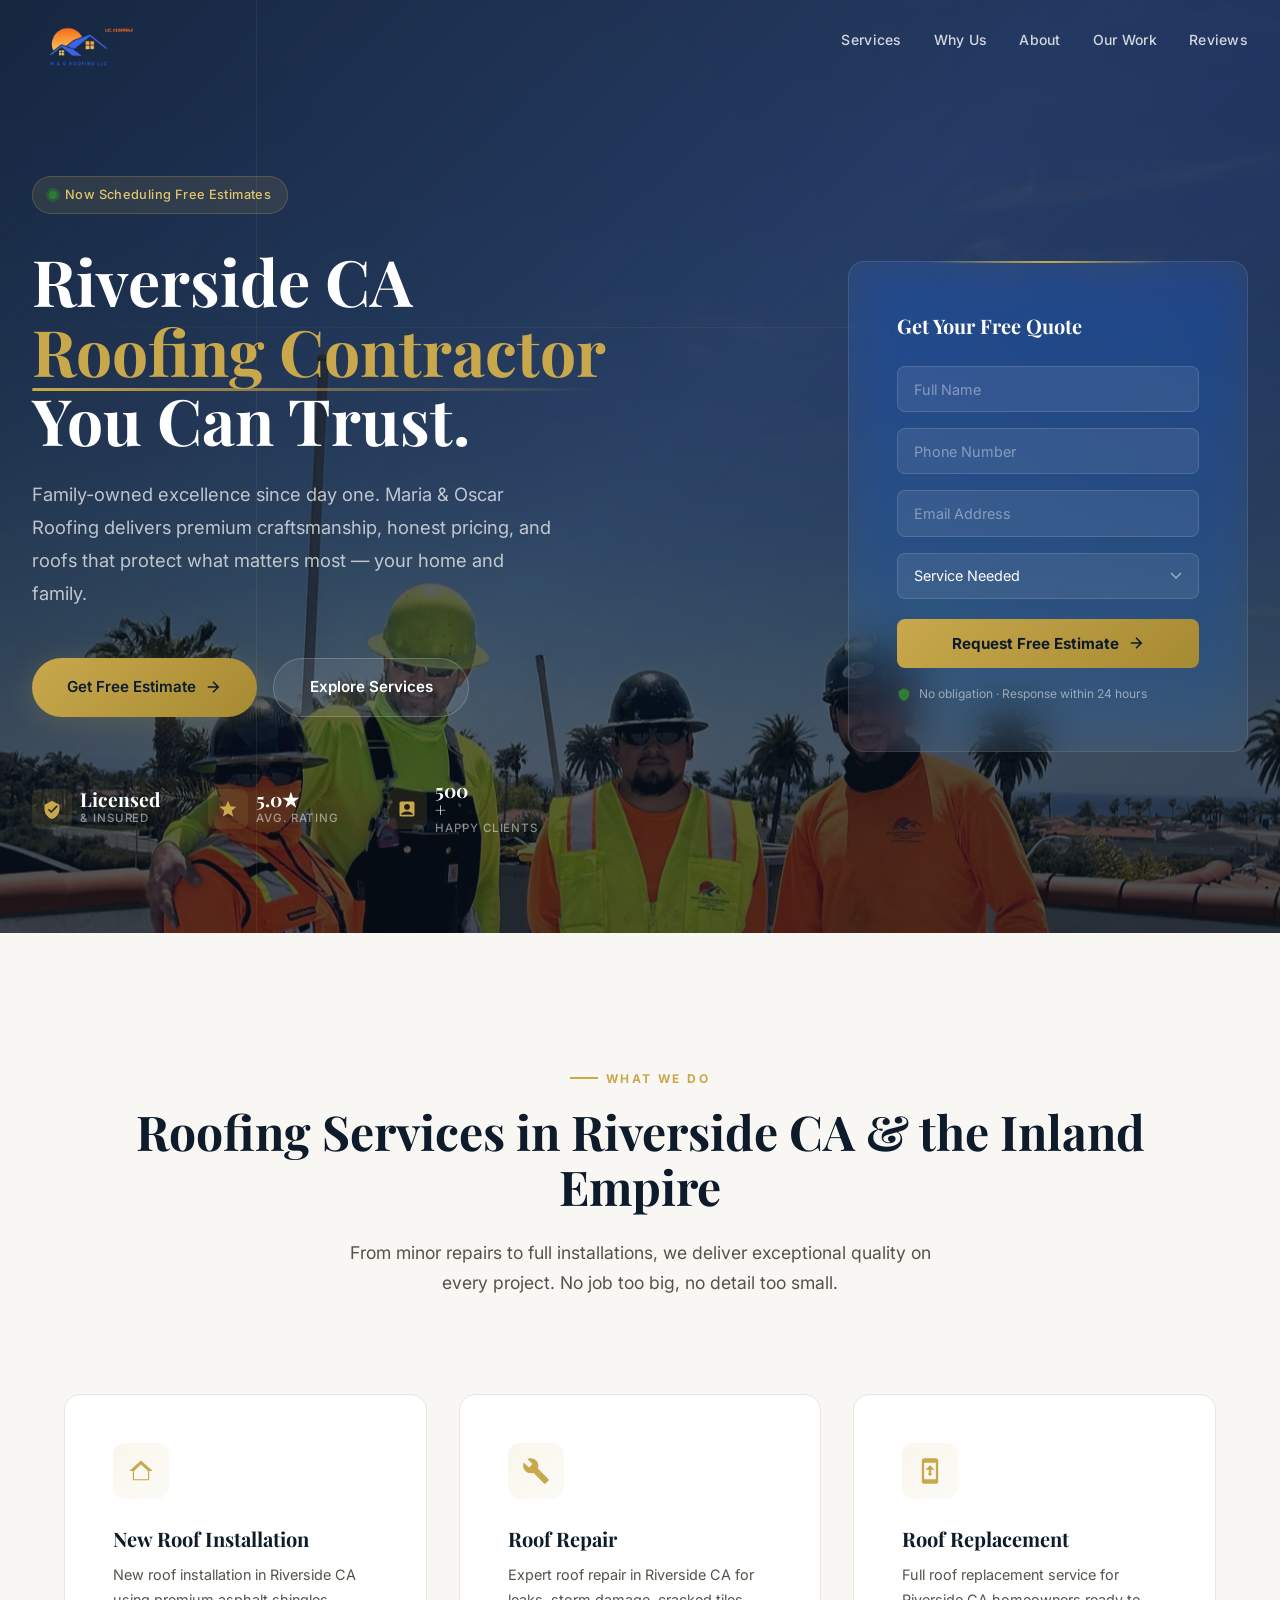
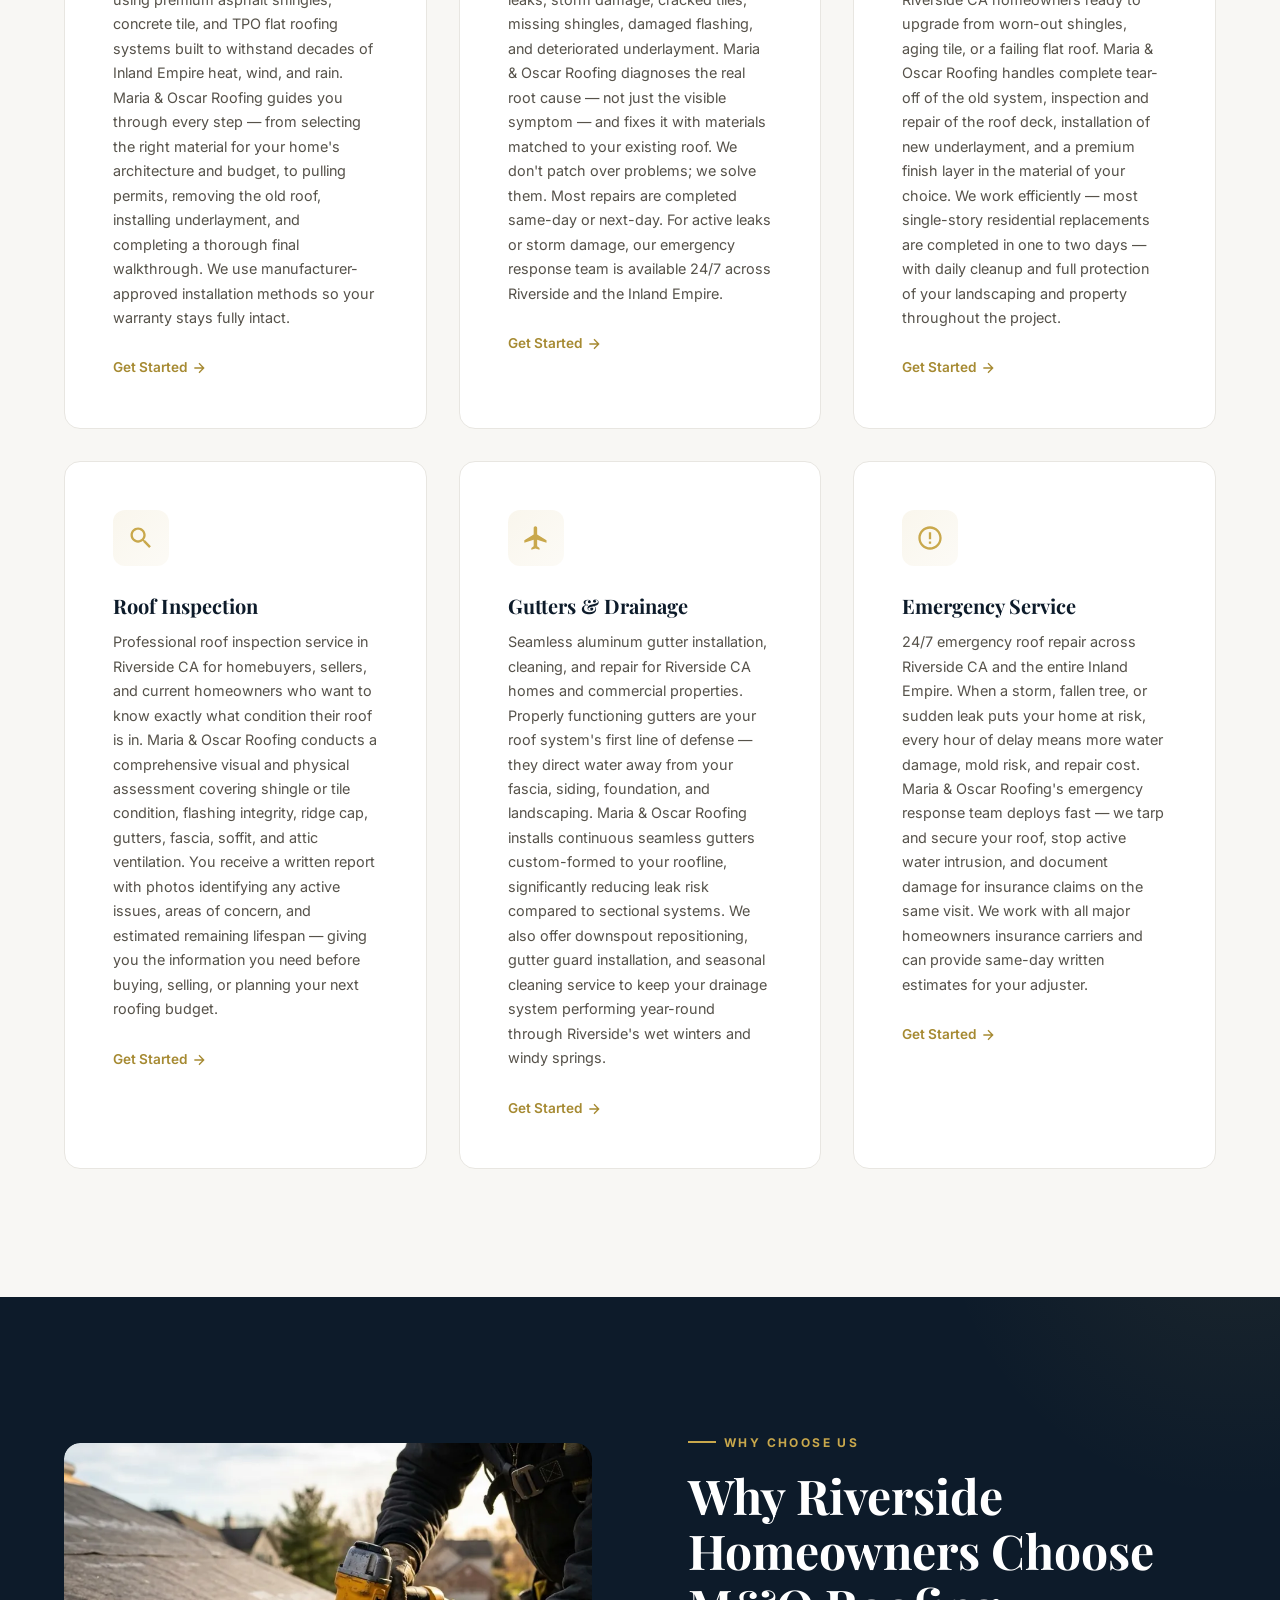
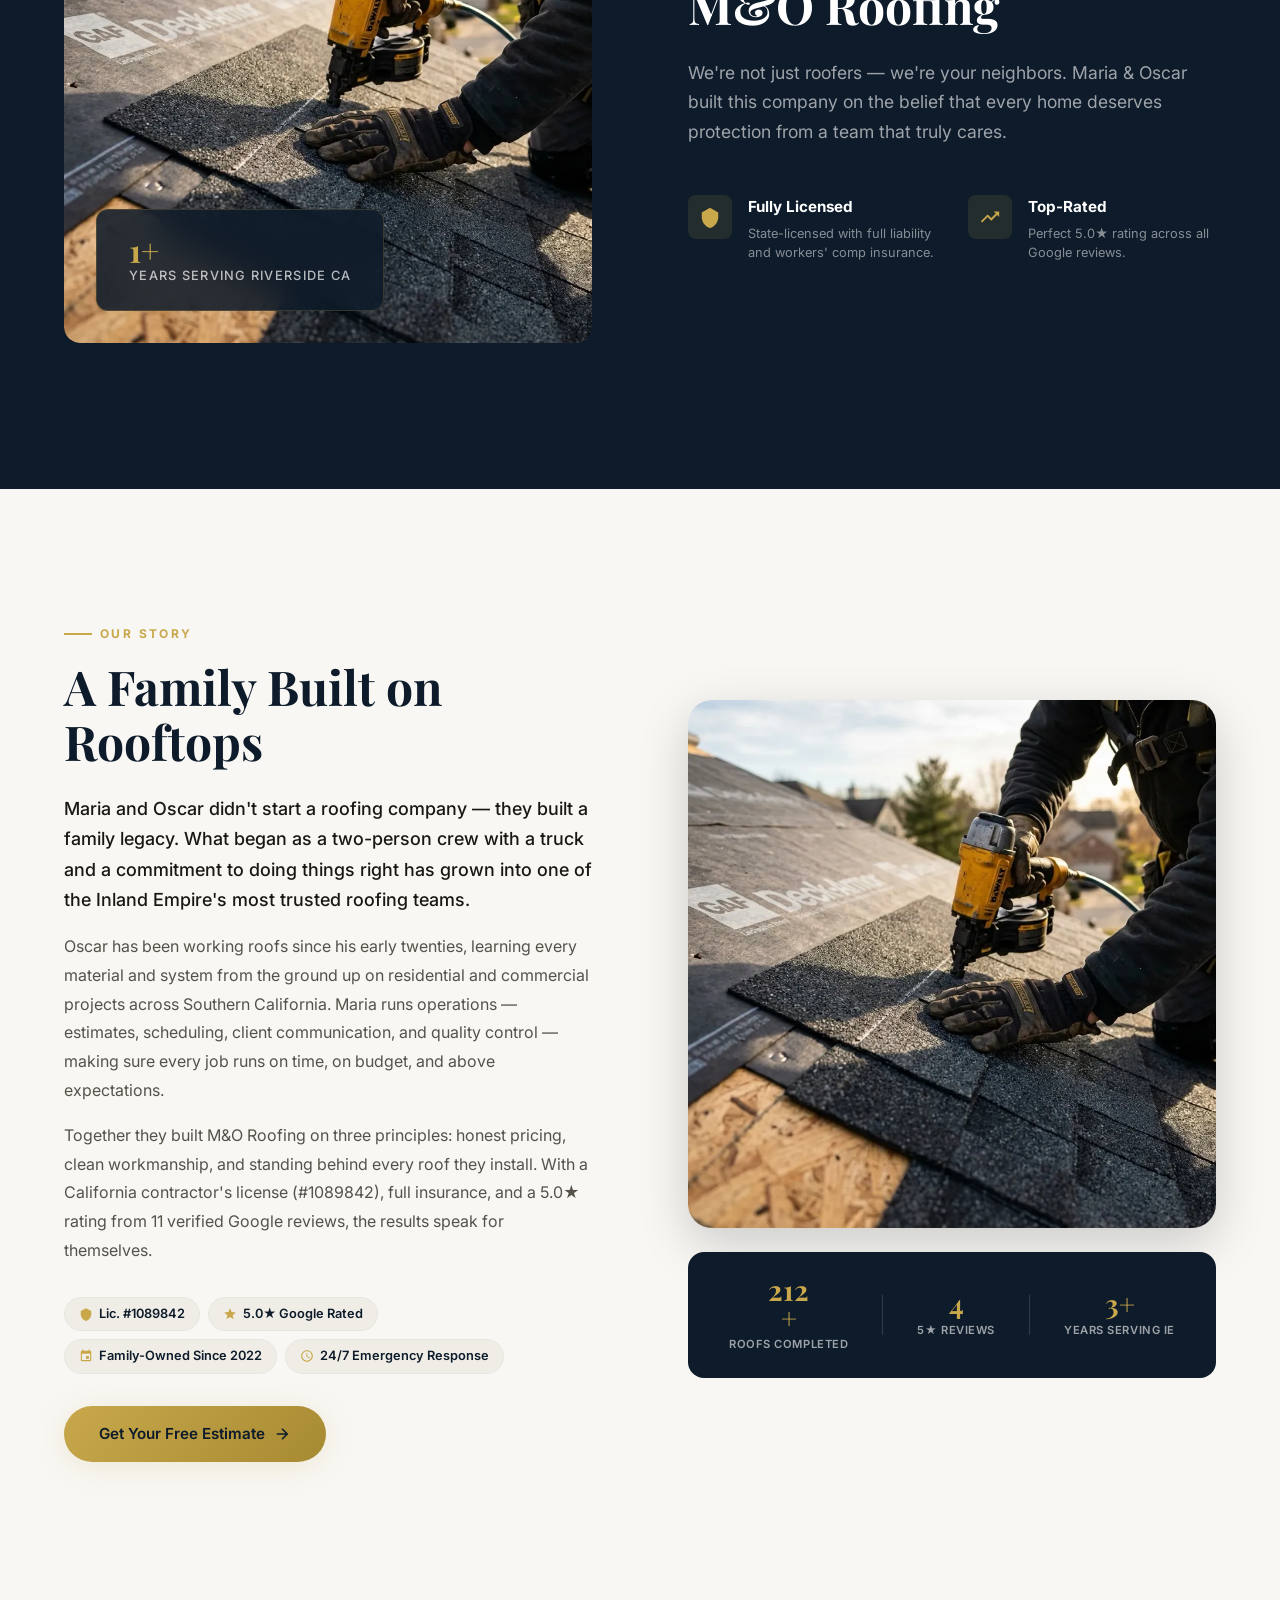
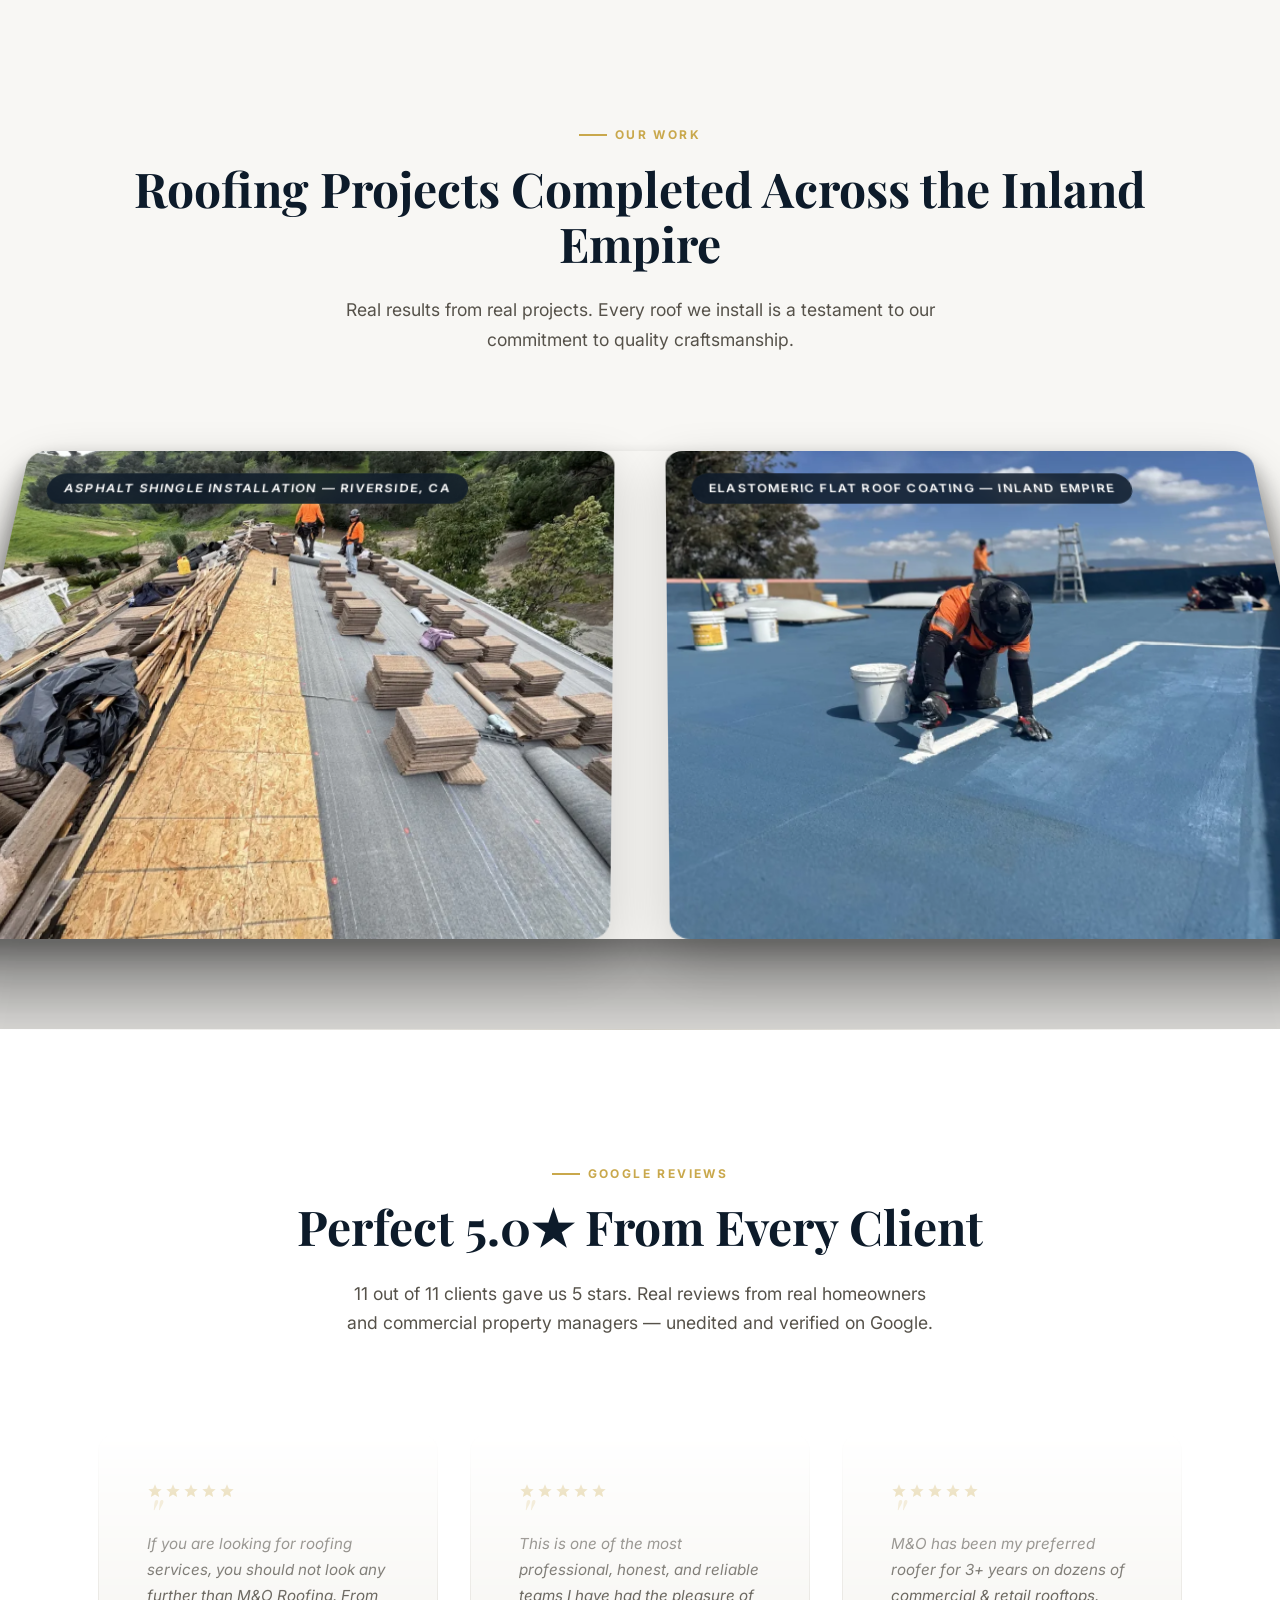
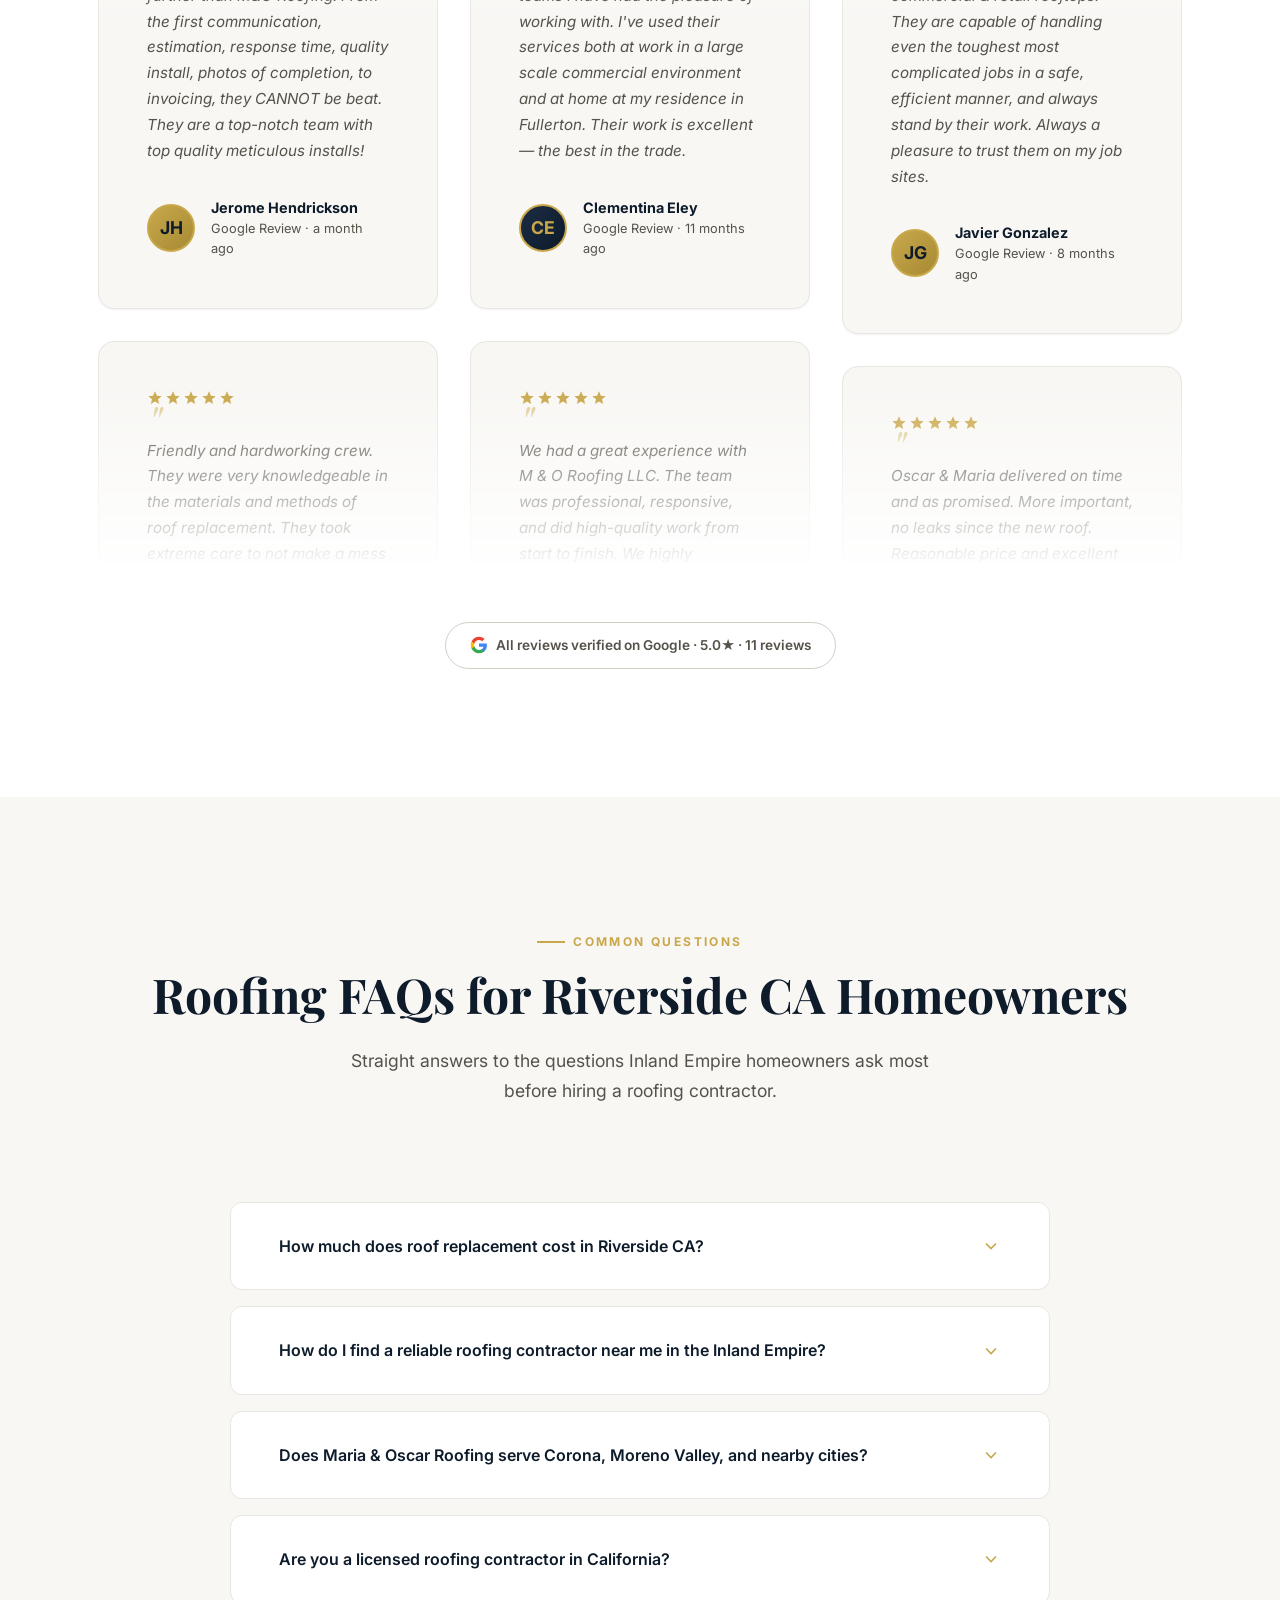
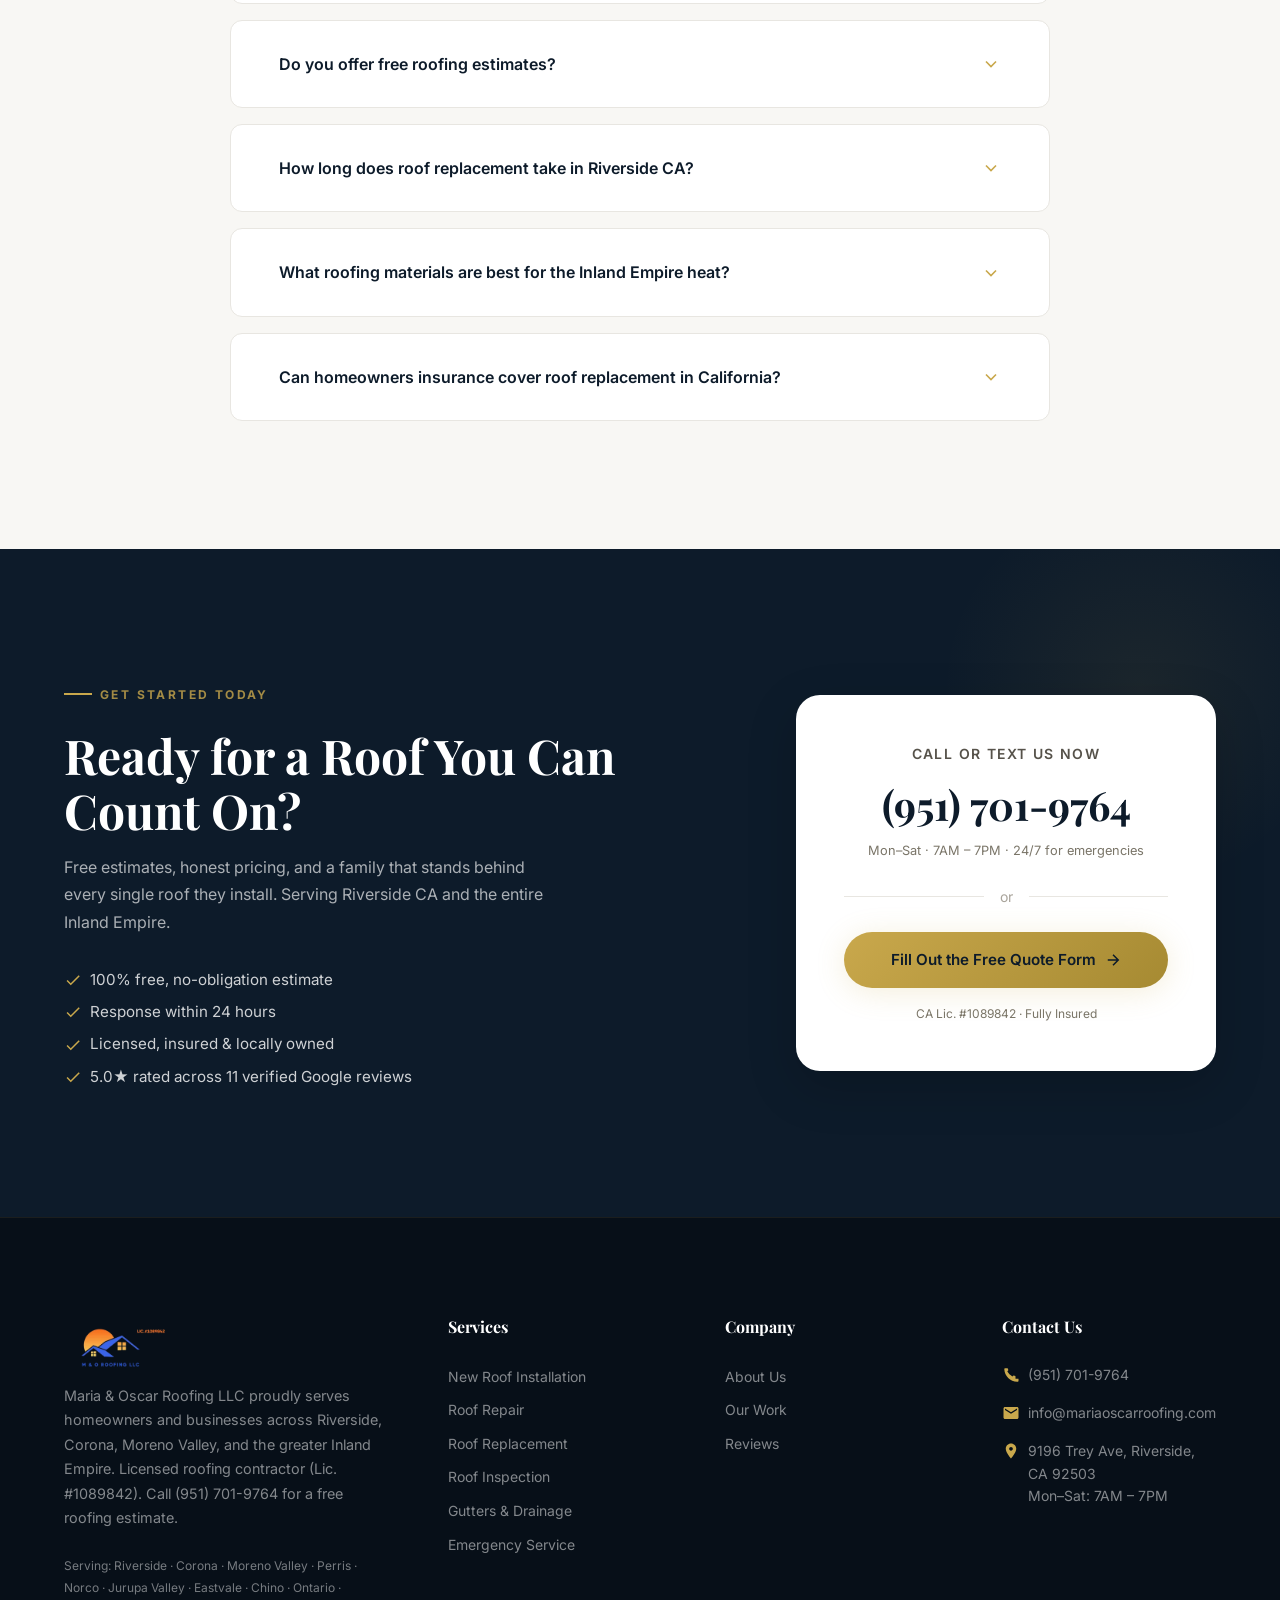
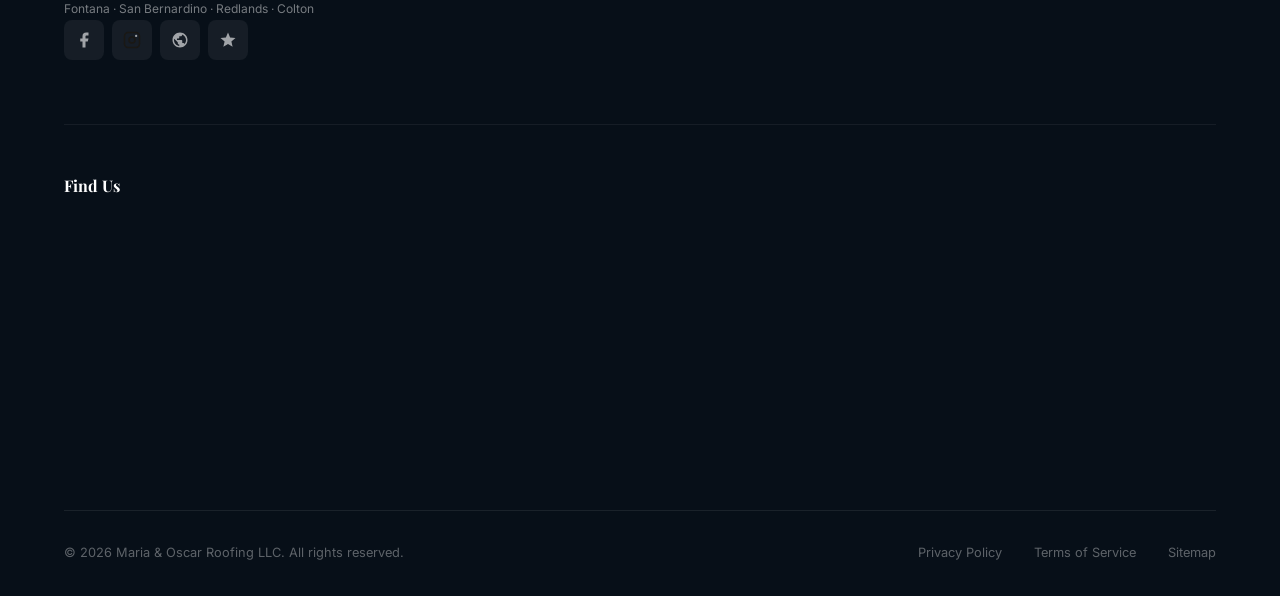
<file: index.html>
<!DOCTYPE html>
<html lang="en">
<head>
  <meta charset="UTF-8">
  <meta name="viewport" content="width=device-width, initial-scale=1.0">
  <!-- FIX 9: Keyword-rich title, brand first, trust signal, no phone number waste -->
  <title>Roofing Contractor Riverside CA | Maria &amp; Oscar Roofing</title>
  <meta name="description" content="Local roofing contractor serving Riverside CA &amp; Inland Empire. Roof repair, replacement &amp; installation. Lic. #1089842. Free estimates. Call (951) 701-9764.">
  <meta name="robots" content="index, follow">
  <meta name="author" content="Maria &amp; Oscar Roofing LLC">
  <meta name="google-site-verification" content="GNiYOM2lp2woW7yAmEBsDlfZGYzzlsnwM2XHnLrbveE" />

  <!-- FIX 1: Geo meta tags for local SEO signal -->
  <meta name="geo.region" content="US-CA">
  <meta name="geo.placename" content="Riverside, California">
  <meta name="geo.position" content="33.9283;-117.4569">
  <meta name="ICBM" content="33.9283, -117.4569">

  <!-- Canonical -->
  <link rel="canonical" href="https://mariaoscarroofing.com/">
  <link rel="llms" href="/llms.txt">
  <!-- FIX 12: hreflang for English -->
  <link rel="alternate" hreflang="en-us" href="https://mariaoscarroofing.com/">

  <!-- Open Graph -->
  <meta property="og:title" content="Roofing Contractor Riverside CA | Maria &amp; Oscar Roofing LLC">
  <meta property="og:description" content="Expert residential and commercial roofing. Licensed, insured, and trusted by 500+ homeowners.">
  <meta property="og:type" content="website">
  <meta property="og:url" content="https://mariaoscarroofing.com/">
  <meta property="og:image" content="https://mariaoscarroofing.com/images/hero-crew.png">
  <meta property="og:image:width" content="1024">
  <meta property="og:image:height" content="1024">
  <meta property="og:image:type" content="image/png">
  <meta property="og:image:alt" content="Maria &amp; Oscar Roofing LLC — Premium Roofing Services">
  <meta property="og:site_name" content="Maria &amp; Oscar Roofing LLC">
  <meta property="og:locale" content="en_US">

  <!-- Twitter Card -->
  <meta name="twitter:card" content="summary_large_image">
  <meta name="twitter:title" content="Roofing Contractor Riverside CA | Maria &amp; Oscar Roofing LLC">
  <meta name="twitter:description" content="Expert residential and commercial roofing. Licensed, insured, and trusted by 500+ homeowners.">
  <meta name="twitter:image" content="https://mariaoscarroofing.com/images/hero-crew.png">
  <!-- FIX 8: Missing Twitter identity tags -->
  <meta name="twitter:site" content="@mariaoscarroofing">
  <meta name="twitter:creator" content="@mariaoscarroofing">

  <!-- Mobile / PWA -->
  <meta name="theme-color" content="#0d1b2a">

  <!-- Fonts -->
  <link rel="dns-prefetch" href="https://fonts.googleapis.com">
  <link rel="preconnect" href="https://fonts.googleapis.com">
  <link rel="preconnect" href="https://fonts.gstatic.com" crossorigin>
  <link href="https://fonts.googleapis.com/css2?family=Inter:wght@400;500;600;700&family=Playfair+Display:wght@400;600;700&display=swap" rel="stylesheet" media="print" onload="this.media='all'">
  <noscript><link href="https://fonts.googleapis.com/css2?family=Inter:wght@400;500;600;700&family=Playfair+Display:wght@400;600;700&display=swap" rel="stylesheet"></noscript>

  <!-- FIX 7: Preconnect/dns-prefetch hints for form API and maps -->
  <link rel="preconnect" href="https://api.web3forms.com">
  <link rel="dns-prefetch" href="https://www.google.com">
  <link rel="dns-prefetch" href="https://maps.googleapis.com">

  <!-- Preload hero image (WebP for supported browsers) -->
  <link rel="preload" as="image" href="images/hero-crew.webp" imagesrcset="images/hero-crew-mobile.webp 480w, images/hero-crew.webp 1400w" imagesizes="(max-width: 480px) 480px, 1400px" type="image/webp">

  <!-- Critical CSS inlined for instant first paint -->
  <style>
    *,*::before,*::after{margin:0;padding:0;box-sizing:border-box}
    :root{--color-primary:#0d1b2a;--color-accent:#c9a84c;--color-accent-dark:#a68a32;--color-white:#fff;--color-offwhite:#f8f7f4;--font-display:'Playfair Display',Georgia,serif;--font-body:'Inter',-apple-system,BlinkMacSystemFont,sans-serif;--header-height:80px;--space-sm:0.5rem;--space-md:1rem;--space-lg:1.5rem;--space-xl:2rem;--radius-full:9999px;--transition-base:300ms cubic-bezier(0.4,0,0.2,1)}
    html{scroll-behavior:smooth;-webkit-font-smoothing:antialiased}
    body{font-family:var(--font-body);background:var(--color-offwhite);overflow-x:hidden;line-height:1.6}
    img{max-width:100%;height:auto;display:block}
    a{text-decoration:none;color:inherit}
    button{font-family:var(--font-body);cursor:pointer;border:none;outline:revert}
    ul{list-style:none}
    .header{position:fixed;top:0;left:0;right:0;z-index:1000;height:var(--header-height);display:flex;align-items:center}
    .header--transparent{background:transparent}
    .header__inner{display:flex;align-items:center;justify-content:space-between;width:100%;max-width:1400px;margin:0 auto;padding:0 1.5rem}
    .hero{position:relative;min-height:100vh;display:flex;align-items:center;background:var(--color-primary);overflow:hidden}
    .hero__bg{position:absolute;inset:0;z-index:0}
    .hero__bg-image{width:100%;height:100%;object-fit:cover;transform:scale(1.05)}
    .hero__bg-overlay{position:absolute;inset:0;background:linear-gradient(135deg,rgba(13,27,42,.85) 0%,rgba(13,27,42,.65) 50%,rgba(13,27,42,.4) 100%)}
    .hero__content{position:relative;z-index:1;width:100%;max-width:1200px;margin:0 auto;padding:calc(var(--header-height) + 3rem) 1.5rem 4rem;display:grid;grid-template-columns:1fr 420px;gap:3rem;align-items:center}
    .hero__title{font-family:var(--font-display);font-size:clamp(2.5rem,5vw,4.2rem);font-weight:700;color:var(--color-white);line-height:1.08}
    .hero__title-accent{color:var(--color-accent)}
    @media(max-width:768px){:root{--header-height:64px}.hero__content{grid-template-columns:1fr;padding:calc(var(--header-height) + 1.5rem) 1rem 3rem}.hero__title{font-size:clamp(1.9rem,7.5vw,2.8rem)}body{padding-bottom:72px}}
    @keyframes spin{from{transform:rotate(0deg)}to{transform:rotate(360deg)}}
  </style>
  <!-- Full stylesheet loaded async (non-render-blocking) -->
  <link rel="preload" href="styles.css" as="style" onload="this.onload=null;this.rel='stylesheet'">
  <noscript><link rel="stylesheet" href="styles.css"></noscript>

  <!-- Favicon (inline SVG) -->
  <link rel="icon" type="image/svg+xml" href="data:image/svg+xml,%3Csvg xmlns='http://www.w3.org/2000/svg' viewBox='0 0 32 32'%3E%3Crect width='32' height='32' rx='6' fill='%23c9a84c'/%3E%3Cpath d='M16 6L4 18h4v8h16v-8h4L16 6z' fill='%230d1b2a'/%3E%3C/svg%3E">
</head>
<body>

  <a href="#main-content" class="sr-only sr-only--focusable">Skip to main content</a>

  <!-- ============================================
       HEADER / NAVIGATION
       ============================================ -->
  <header class="header header--transparent" id="header">
    <div class="header__inner">
      <a href="/" class="header__logo" aria-label="M &amp; O Roofing LLC — Roofing Contractor Riverside CA">
        <picture>
          <source srcset="images/logo.webp" type="image/webp">
          <img src="images/logo.png" alt="Maria and Oscar Roofing LLC — Riverside CA roofing contractor" class="header__logo-img" width="144" height="70" loading="eager">
        </picture>
      </a>

      <nav class="header__nav" id="nav">
        <ul class="header__nav-list">
          <li><a href="#services" class="header__nav-link">Services</a></li>
          <li><a href="#why-us" class="header__nav-link">Why Us</a></li>
          <li><a href="#about" class="header__nav-link">About</a></li>
          <li><a href="#gallery" class="header__nav-link">Our Work</a></li>
          <li><a href="#testimonials" class="header__nav-link">Reviews</a></li>
        </ul>
      </nav>

      <button class="header__menu-toggle" id="menu-toggle" aria-label="Toggle navigation menu" aria-expanded="false" aria-controls="nav">
        <span></span>
        <span></span>
        <span></span>
      </button>
    </div>
  </header>

  <main id="main-content">

  <!-- ============================================
       HERO SECTION
       ============================================ -->
  <section class="hero" id="hero">
    <div class="hero__bg">
      <picture>
        <source type="image/webp" srcset="images/hero-crew-mobile.webp 480w, images/hero-crew.webp 1400w" sizes="100vw">
        <!-- FIX 14: fetchpriority="high" confirmed; loading="eager" added -->
        <img src="images/hero-crew.png"
             srcset="images/hero-crew-mobile.png 480w, images/hero-crew.png 1400w"
             sizes="100vw"
             alt="Maria and Oscar Roofing LLC team installing premium shingles on a Riverside CA home — licensed roofing contractors"
             class="hero__bg-image"
             width="1400" height="1156"
             fetchpriority="high"
             loading="eager"
             decoding="sync">
      </picture>
      <div class="hero__bg-overlay"></div>
      <div class="hero__bg-lines"></div>
    </div>

    <div class="hero__content">
      <div class="hero__text">
        <div class="hero__badge">
          <span class="hero__badge-dot"></span>
          <span class="hero__badge-text">Now Scheduling Free Estimates</span>
        </div>

        <h1 class="hero__title">
          Riverside CA <br>
          <span class="hero__title-accent">Roofing Contractor</span><br>
          You Can Trust.
        </h1>

        <p class="hero__description">
          Family-owned excellence since day one. Maria &amp; Oscar Roofing delivers premium craftsmanship, honest pricing, and roofs that protect what matters most — your home and family.
        </p>

        <div class="hero__actions">
          <a href="#hero-form" class="btn btn--primary" id="hero-cta-primary">
            <span>Get Free Estimate</span>
            <svg viewBox="0 0 24 24" fill="none" stroke="currentColor" stroke-width="2"><path d="M5 12h14M12 5l7 7-7 7"/></svg>
          </a>
          <a href="#services" class="btn btn--secondary" id="hero-cta-secondary">
            <span>Explore Services</span>
          </a>
        </div>

        <div class="hero__trust">
          <div class="hero__trust-item">
            <div class="hero__trust-icon">
              <svg viewBox="0 0 24 24"><path d="M12 2L3 7v5c0 5.55 3.84 10.74 9 12 5.16-1.26 9-6.45 9-12V7l-9-5zm-1 15l-4-4 1.41-1.41L11 14.17l6.59-6.59L19 9l-8 8z"/></svg>
            </div>
            <div class="hero__trust-text">
              <span class="hero__trust-number">Licensed</span>
              <span class="hero__trust-label">&amp; Insured</span>
            </div>
          </div>
          <div class="hero__trust-item">
            <div class="hero__trust-icon">
              <svg viewBox="0 0 24 24"><path d="M12 17.27L18.18 21l-1.64-7.03L22 9.24l-7.19-.61L12 2 9.19 8.63 2 9.24l5.46 4.73L5.82 21z"/></svg>
            </div>
            <div class="hero__trust-text">
              <span class="hero__trust-number">5.0&#9733;</span>
              <span class="hero__trust-label">Avg. Rating</span>
            </div>
          </div>
          <div class="hero__trust-item">
            <div class="hero__trust-icon">
              <svg viewBox="0 0 24 24"><path d="M19 3H5c-1.1 0-2 .9-2 2v14c0 1.1.9 2 2 2h14c1.1 0 2-.9 2-2V5c0-1.1-.9-2-2-2zm-7 3c1.93 0 3.5 1.57 3.5 3.5S13.93 13 12 13s-3.5-1.57-3.5-3.5S10.07 6 12 6zm7 13H5v-.23c0-.62.28-1.2.76-1.58C7.47 15.82 9.64 15 12 15s4.53.82 6.24 2.19c.48.38.76.97.76 1.58V19z"/></svg>
            </div>
            <div class="hero__trust-text">
              <span class="hero__trust-number counter" data-target="500">0</span><span class="hero__trust-number">+</span>
              <span class="hero__trust-label">Happy Clients</span>
            </div>
          </div>
        </div>
      </div>

      <!-- Floating Quote Card -->
      <div class="hero__card" id="hero-form">
        <!-- FIX 13: Demoted from h2 to h3 — subcomponent of hero, not a top-level section heading -->
        <h3 class="hero__card-title">Get Your Free Quote</h3>
        <form class="hero__card-form" id="hero-quote-form">
          <input type="text" class="hero__card-input" id="quote-name" name="name" placeholder="Full Name" required aria-label="Full name" autocomplete="name">
          <input type="tel" class="hero__card-input" id="quote-phone" name="phone" placeholder="Phone Number" required aria-label="Phone number" autocomplete="tel">
          <input type="email" class="hero__card-input" id="quote-email" name="email" placeholder="Email Address" aria-label="Email address" autocomplete="email">
          <select class="hero__card-select" id="quote-service" name="service" aria-label="Service needed">
            <option value="" disabled selected>Service Needed</option>
            <option value="new-roof">New Roof Installation</option>
            <option value="repair">Roof Repair</option>
            <option value="replacement">Roof Replacement</option>
            <option value="inspection">Roof Inspection</option>
            <option value="gutters">Gutters &amp; Drainage</option>
            <option value="emergency">Emergency Repair</option>
          </select>
          <button type="submit" class="hero__card-btn" id="hero-quote-submit">
            <span>Request Free Estimate</span>
            <svg viewBox="0 0 24 24" fill="none" stroke="currentColor" stroke-width="2"><path d="M5 12h14M12 5l7 7-7 7"/></svg>
          </button>
        </form>
        <div class="hero__card-trust">
          <svg viewBox="0 0 24 24"><path d="M12 2L3 7v5c0 5.55 3.84 10.74 9 12 5.16-1.26 9-6.45 9-12V7l-9-5z"/></svg>
          <span>No obligation · Response within 24 hours</span>
        </div>
      </div>
    </div>

  </section>


  <!-- ============================================
       SERVICES SECTION
       ============================================ -->
  <section class="services" id="services">
    <div class="container">
      <div class="services__header reveal">
        <span class="section-label">What We Do</span>
        <h2 class="section-title">Roofing Services in Riverside CA &amp; the Inland Empire</h2>
        <p class="section-subtitle">From minor repairs to full installations, we deliver exceptional quality on every project. No job too big, no detail too small.</p>
      </div>

      <div class="services__grid stagger-children">
        <!-- Service 1 -->
        <article class="service-card reveal" id="service-new-roof">
          <div class="service-card__icon">
            <svg viewBox="0 0 24 24"><path d="M12 3L2 12h3v8h14v-8h3L12 3zm0 3.5L18 12v7H6v-7l6-5.5z"/></svg>
          </div>
          <h3 class="service-card__title">New Roof Installation</h3>
          <p class="service-card__desc">New roof installation in Riverside CA using premium asphalt shingles, concrete tile, and TPO flat roofing systems built to withstand decades of Inland Empire heat, wind, and rain. Maria &amp; Oscar Roofing guides you through every step — from selecting the right material for your home's architecture and budget, to pulling permits, removing the old roof, installing underlayment, and completing a thorough final walkthrough. We use manufacturer-approved installation methods so your warranty stays fully intact.</p>
          <a href="#hero-form" class="service-card__link">
            Get Started
            <svg viewBox="0 0 24 24" fill="none" stroke="currentColor" stroke-width="2"><path d="M5 12h14M12 5l7 7-7 7"/></svg>
          </a>
        </article>

        <!-- Service 2 -->
        <article class="service-card reveal" id="service-repair">
          <div class="service-card__icon">
            <svg viewBox="0 0 24 24"><path d="M22.7 19l-9.1-9.1c.9-2.3.4-5-1.5-6.9-2-2-5-2.4-7.4-1.3L9 6 6 9 1.6 4.7C.4 7.1.9 10.1 2.9 12.1c1.9 1.9 4.6 2.4 6.9 1.5l9.1 9.1c.4.4 1 .4 1.4 0l2.3-2.3c.5-.4.5-1.1.1-1.4z"/></svg>
          </div>
          <h3 class="service-card__title">Roof Repair</h3>
          <p class="service-card__desc">Expert roof repair in Riverside CA for leaks, storm damage, cracked tiles, missing shingles, damaged flashing, and deteriorated underlayment. Maria &amp; Oscar Roofing diagnoses the real root cause — not just the visible symptom — and fixes it with materials matched to your existing roof. We don't patch over problems; we solve them. Most repairs are completed same-day or next-day. For active leaks or storm damage, our emergency response team is available 24/7 across Riverside and the Inland Empire.</p>
          <a href="#hero-form" class="service-card__link">
            Get Started
            <svg viewBox="0 0 24 24" fill="none" stroke="currentColor" stroke-width="2"><path d="M5 12h14M12 5l7 7-7 7"/></svg>
          </a>
        </article>

        <!-- Service 3 -->
        <article class="service-card reveal" id="service-replacement">
          <div class="service-card__icon">
            <svg viewBox="0 0 24 24"><path d="M17 1H7c-1.1 0-2 .9-2 2v18c0 1.1.9 2 2 2h10c1.1 0 2-.9 2-2V3c0-1.1-.9-2-2-2zm0 18H7V5h10v14zm-5-3c.83 0 1.5-.67 1.5-1.5S12.83 13 12 13s-1.5.67-1.5 1.5.67 1.5 1.5 1.5zM12 7l-4 4h3v2h2v-2h3l-4-4z"/></svg>
          </div>
          <h3 class="service-card__title">Roof Replacement</h3>
          <p class="service-card__desc">Full roof replacement service for Riverside CA homeowners ready to upgrade from worn-out shingles, aging tile, or a failing flat roof. Maria &amp; Oscar Roofing handles complete tear-off of the old system, inspection and repair of the roof deck, installation of new underlayment, and a premium finish layer in the material of your choice. We work efficiently — most single-story residential replacements are completed in one to two days — with daily cleanup and full protection of your landscaping and property throughout the project.</p>
          <a href="#hero-form" class="service-card__link">
            Get Started
            <svg viewBox="0 0 24 24" fill="none" stroke="currentColor" stroke-width="2"><path d="M5 12h14M12 5l7 7-7 7"/></svg>
          </a>
        </article>

        <!-- Service 4 -->
        <article class="service-card reveal" id="service-inspection">
          <div class="service-card__icon">
            <svg viewBox="0 0 24 24"><path d="M15.5 14h-.79l-.28-.27C15.41 12.59 16 11.11 16 9.5 16 5.91 13.09 3 9.5 3S3 5.91 3 9.5 5.91 16 9.5 16c1.61 0 3.09-.59 4.23-1.57l.27.28v.79l5 4.99L20.49 19l-4.99-5zm-6 0C7.01 14 5 11.99 5 9.5S7.01 5 9.5 5 14 7.01 14 9.5 11.99 14 9.5 14z"/></svg>
          </div>
          <h3 class="service-card__title">Roof Inspection</h3>
          <p class="service-card__desc">Professional roof inspection service in Riverside CA for homebuyers, sellers, and current homeowners who want to know exactly what condition their roof is in. Maria &amp; Oscar Roofing conducts a comprehensive visual and physical assessment covering shingle or tile condition, flashing integrity, ridge cap, gutters, fascia, soffit, and attic ventilation. You receive a written report with photos identifying any active issues, areas of concern, and estimated remaining lifespan — giving you the information you need before buying, selling, or planning your next roofing budget.</p>
          <a href="#hero-form" class="service-card__link">
            Get Started
            <svg viewBox="0 0 24 24" fill="none" stroke="currentColor" stroke-width="2"><path d="M5 12h14M12 5l7 7-7 7"/></svg>
          </a>
        </article>

        <!-- Service 5 -->
        <article class="service-card reveal" id="service-gutters">
          <div class="service-card__icon">
            <svg viewBox="0 0 24 24"><path d="M21 16v-2l-8-5V3.5c0-.83-.67-1.5-1.5-1.5S10 2.67 10 3.5V9l-8 5v2l8-2.5V19l-2 1.5V22l3.5-1 3.5 1v-1.5L13 19v-5.5l8 2.5z"/></svg>
          </div>
          <h3 class="service-card__title">Gutters &amp; Drainage</h3>
          <p class="service-card__desc">Seamless aluminum gutter installation, cleaning, and repair for Riverside CA homes and commercial properties. Properly functioning gutters are your roof system's first line of defense — they direct water away from your fascia, siding, foundation, and landscaping. Maria &amp; Oscar Roofing installs continuous seamless gutters custom-formed to your roofline, significantly reducing leak risk compared to sectional systems. We also offer downspout repositioning, gutter guard installation, and seasonal cleaning service to keep your drainage system performing year-round through Riverside's wet winters and windy springs.</p>
          <a href="#hero-form" class="service-card__link">
            Get Started
            <svg viewBox="0 0 24 24" fill="none" stroke="currentColor" stroke-width="2"><path d="M5 12h14M12 5l7 7-7 7"/></svg>
          </a>
        </article>

        <!-- Service 6 -->
        <article class="service-card reveal" id="service-emergency">
          <div class="service-card__icon">
            <svg viewBox="0 0 24 24"><path d="M11 15h2v2h-2zm0-8h2v6h-2zm.99-5C6.47 2 2 6.48 2 12s4.47 10 9.99 10C17.52 22 22 17.52 22 12S17.52 2 11.99 2zM12 20c-4.42 0-8-3.58-8-8s3.58-8 8-8 8 3.58 8 8-3.58 8-8 8z"/></svg>
          </div>
          <h3 class="service-card__title">Emergency Service</h3>
          <p class="service-card__desc">24/7 emergency roof repair across Riverside CA and the entire Inland Empire. When a storm, fallen tree, or sudden leak puts your home at risk, every hour of delay means more water damage, mold risk, and repair cost. Maria &amp; Oscar Roofing's emergency response team deploys fast — we tarp and secure your roof, stop active water intrusion, and document damage for insurance claims on the same visit. We work with all major homeowners insurance carriers and can provide same-day written estimates for your adjuster.</p>
          <a href="#hero-form" class="service-card__link">
            Get Started
            <svg viewBox="0 0 24 24" fill="none" stroke="currentColor" stroke-width="2"><path d="M5 12h14M12 5l7 7-7 7"/></svg>
          </a>
        </article>
      </div>
    </div>
  </section>

  <!-- ============================================
       WHY CHOOSE US
       ============================================ -->
  <section class="why-us" id="why-us">
    <div class="container why-us__inner">
      <div class="why-us__image-wrap reveal-left">
        <picture>
          <source type="image/webp" srcset="images/detail-mobile.webp 480w, images/detail.webp 900w" sizes="(max-width: 768px) 100vw, 45vw">
          <img src="images/detail.png"
               srcset="images/detail-mobile.png 480w, images/detail.png 900w"
               sizes="(max-width: 768px) 100vw, 45vw"
               alt="M&amp;O Roofing LLC craftsman installing premium roofing shingles on a Riverside CA home"
               class="why-us__image"
               width="1024" height="1024"
               loading="lazy" decoding="async">
        </picture>
        <div class="why-us__image-badge">
          <div class="why-us__image-badge-number" aria-label="3 plus years serving Riverside CA"><span class="counter" data-target="3">0</span>+</div>
          <div class="why-us__image-badge-text">Years Serving Riverside CA</div>
        </div>
      </div>

      <div class="why-us__content reveal-right">
        <span class="section-label">Why Choose Us</span>
        <h2 class="section-title">Why Riverside Homeowners Choose M&amp;O Roofing</h2>
        <p class="section-subtitle">We're not just roofers — we're your neighbors. Maria &amp; Oscar built this company on the belief that every home deserves protection from a team that truly cares.</p>

        <div class="why-us__features stagger-children">
          <div class="why-us__feature reveal">
            <div class="why-us__feature-icon">
              <svg viewBox="0 0 24 24"><path d="M12 2L3 7v5c0 5.55 3.84 10.74 9 12 5.16-1.26 9-6.45 9-12V7l-9-5z"/></svg>
            </div>
            <div>
              <div class="why-us__feature-title">Fully Licensed</div>
              <div class="why-us__feature-desc">State-licensed with full liability and workers' comp insurance.</div>
            </div>
          </div>

          <div class="why-us__feature reveal">
            <div class="why-us__feature-icon">
              <svg viewBox="0 0 24 24"><path d="M16 6l2.29 2.29-4.88 4.88-4-4L2 16.59 3.41 18l6-6 4 4 6.3-6.29L22 12V6z"/></svg>
            </div>
            <div>
              <div class="why-us__feature-title">Top-Rated</div>
              <div class="why-us__feature-desc">Perfect 5.0&#9733; rating across all Google reviews.</div>
            </div>
          </div>

          <div class="why-us__feature reveal">
            <div class="why-us__feature-icon">
              <svg viewBox="0 0 24 24"><path d="M11.99 2C6.47 2 2 6.48 2 12s4.47 10 9.99 10C17.52 22 22 17.52 22 12S17.52 2 11.99 2zM12 20c-4.42 0-8-3.58-8-8s3.58-8 8-8 8 3.58 8 8-3.58 8-8 8zm.5-13H11v6l5.25 3.15.75-1.23-4.5-2.67z"/></svg>
            </div>
            <div>
              <div class="why-us__feature-title">On-Time Guarantee</div>
              <div class="why-us__feature-desc">We respect your schedule and deliver when promised.</div>
            </div>
          </div>

          <div class="why-us__feature reveal">
            <div class="why-us__feature-icon">
              <svg viewBox="0 0 24 24"><path d="M12 1L3 5v6c0 5.55 3.84 10.74 9 12 5.16-1.26 9-6.45 9-12V5l-9-4zm-2 16l-4-4 1.41-1.41L10 14.17l6.59-6.59L18 9l-8 8z"/></svg>
            </div>
            <div>
              <div class="why-us__feature-title">Warranty Protection</div>
              <div class="why-us__feature-desc">Industry-leading warranties on materials and labor.</div>
            </div>
          </div>
        </div>
      </div>
    </div>
  </section>

  <!-- ============================================
       ABOUT US SECTION
       ============================================ -->
  <section class="about" id="about">
    <div class="container">
      <div class="about__inner">

        <div class="about__content reveal-left">
          <span class="section-label">Our Story</span>
          <h2 class="section-title">A Family Built on Rooftops</h2>
          <p class="about__lead">Maria and Oscar didn't start a roofing company — they built a family legacy. What began as a two-person crew with a truck and a commitment to doing things right has grown into one of the Inland Empire's most trusted roofing teams.</p>

          <p class="about__body">Oscar has been working roofs since his early twenties, learning every material and system from the ground up on residential and commercial projects across Southern California. Maria runs operations — estimates, scheduling, client communication, and quality control — making sure every job runs on time, on budget, and above expectations.</p>

          <p class="about__body">Together they built M&amp;O Roofing on three principles: honest pricing, clean workmanship, and standing behind every roof they install. With a California contractor's license (#1089842), full insurance, and a 5.0★ rating from 11 verified Google reviews, the results speak for themselves.</p>

          <div class="about__badges">
            <div class="about__badge">
              <svg viewBox="0 0 24 24" fill="currentColor"><path d="M12 2L3 7v5c0 5.55 3.84 10.74 9 12 5.16-1.26 9-6.45 9-12V7l-9-5z"/></svg>
              <span>Lic. #1089842</span>
            </div>
            <div class="about__badge">
              <svg viewBox="0 0 24 24" fill="currentColor"><path d="M12 17.27L18.18 21l-1.64-7.03L22 9.24l-7.19-.61L12 2 9.19 8.63 2 9.24l5.46 4.73L5.82 21z"/></svg>
              <span>5.0★ Google Rated</span>
            </div>
            <div class="about__badge">
              <svg viewBox="0 0 24 24" fill="currentColor"><path d="M17 12h-5v5h5v-5zM16 1v2H8V1H6v2H5c-1.11 0-1.99.9-1.99 2L3 19c0 1.1.89 2 2 2h14c1.1 0 2-.9 2-2V5c0-1.1-.9-2-2-2h-1V1h-2zm3 18H5V8h14v11z"/></svg>
              <span>Family-Owned Since 2022</span>
            </div>
            <div class="about__badge">
              <svg viewBox="0 0 24 24" fill="currentColor"><path d="M11.99 2C6.47 2 2 6.48 2 12s4.47 10 9.99 10C17.52 22 22 17.52 22 12S17.52 2 11.99 2zM12 20c-4.42 0-8-3.58-8-8s3.58-8 8-8 8 3.58 8 8-3.58 8-8 8zm.5-13H11v6l5.25 3.15.75-1.23-4.5-2.67z"/></svg>
              <span>24/7 Emergency Response</span>
            </div>
          </div>

          <a href="#hero-form" class="btn btn--primary about__cta">
            <span>Get Your Free Estimate</span>
            <svg viewBox="0 0 24 24" fill="none" stroke="currentColor" stroke-width="2"><path d="M5 12h14M12 5l7 7-7 7"/></svg>
          </a>
        </div>

        <div class="about__visual reveal-right">
          <picture>
            <source type="image/webp" srcset="images/detail-mobile.webp 480w, images/detail.webp 900w" sizes="(max-width: 768px) 100vw, 45vw">
            <img src="images/detail.png"
                 srcset="images/detail-mobile.png 480w, images/detail.png 900w"
                 sizes="(max-width: 768px) 100vw, 45vw"
                 alt="Oscar and Maria — co-founders of Maria and Oscar Roofing LLC, licensed roofing contractors in Riverside CA"
                 class="about__image"
                 width="900" height="675"
                 loading="lazy" decoding="async">
          </picture>
          <div class="about__visual-stat">
            <div class="about__stat">
              <span class="about__stat-number counter" data-target="500">0</span><span class="about__stat-number">+</span>
              <span class="about__stat-label">Roofs Completed</span>
            </div>
            <div class="about__stat-divider"></div>
            <div class="about__stat">
              <span class="about__stat-number counter" data-target="11">0</span>
              <span class="about__stat-label">5★ Reviews</span>
            </div>
            <div class="about__stat-divider"></div>
            <div class="about__stat">
              <span class="about__stat-number">3+</span>
              <span class="about__stat-label">Years Serving IE</span>
            </div>
          </div>
        </div>

      </div>
    </div>
  </section>

  <!-- ============================================
       GALLERY / BEFORE & AFTER
       ============================================ -->
  <section class="gallery" id="gallery">
    <div class="container">
      <div class="gallery__header reveal">
        <span class="section-label">Our Work</span>
        <h2 class="section-title">Roofing Projects Completed Across the Inland Empire</h2>
        <p class="section-subtitle">Real results from real projects. Every roof we install is a testament to our commitment to quality craftsmanship.</p>
      </div>

      <div class="scroll-perspective">
      <div class="gallery__showcase scroll-card" id="gallery-scroll-card">
        <div class="gallery__image-wrap">
          <picture>
            <source type="image/webp" srcset="images/gallery-job-1-mobile.webp 480w, images/gallery-job-1.webp 900w" sizes="(max-width: 768px) 100vw, 45vw">
            <img src="images/gallery-job-1.png"
                 srcset="images/gallery-job-1-mobile.png 480w, images/gallery-job-1.png 900w"
                 sizes="(max-width: 768px) 100vw, 45vw"
                 alt="Maria and Oscar Roofing LLC crew installing new roof sheathing and tiles on a residential home in Riverside CA"
                 class="gallery__image"
                 width="900" height="675"
                 loading="lazy" decoding="async">
          </picture>
          <span class="gallery__image-label">Asphalt Shingle Installation — Riverside, CA</span>
        </div>

        <div>
          <div class="gallery__image-wrap">
            <picture>
              <source type="image/webp" srcset="images/gallery-job-2-mobile.webp 480w, images/gallery-job-2.webp 900w" sizes="(max-width: 768px) 100vw, 45vw">
              <img src="images/gallery-job-2.png"
                   srcset="images/gallery-job-2-mobile.png 480w, images/gallery-job-2.png 900w"
                   sizes="(max-width: 768px) 100vw, 45vw"
                   alt="Maria and Oscar Roofing LLC roofer applying elastomeric flat roof coating on a commercial property in Riverside CA"
                   class="gallery__image"
                   width="900" height="675"
                   loading="lazy" decoding="async">
            </picture>
            <span class="gallery__image-label">Elastomeric Flat Roof Coating — Inland Empire</span>
          </div>

        </div>
      </div><!-- /.gallery__showcase.scroll-card -->
      </div><!-- /.scroll-perspective -->
    </div>
  </section>

  <!-- ============================================
       TESTIMONIALS — Auto-Scrolling Columns
       ============================================ -->
  <section class="testimonials" id="testimonials">
    <div class="container">
      <div class="testimonials__header reveal">
        <span class="section-label">Google Reviews</span>
        <h2 class="section-title">Perfect 5.0&#9733; From Every Client</h2>
        <p class="section-subtitle">11 out of 11 clients gave us 5 stars. Real reviews from real homeowners and commercial property managers — unedited and verified on Google.</p>
      </div>

      <!-- Scrolling Columns Container -->
      <div class="testimonials-columns" id="testimonials-columns">

        <!-- Column 1 (speed: 25s) -->
        <div class="testimonials-col">
          <div class="testimonials-col__track" style="animation-duration: 25s;">
            <!-- SET 1 -->
            <article class="testimonial-card">
              <div class="testimonial-card__stars">
                <svg viewBox="0 0 24 24"><path d="M12 17.27L18.18 21l-1.64-7.03L22 9.24l-7.19-.61L12 2 9.19 8.63 2 9.24l5.46 4.73L5.82 21z"/></svg>
                <svg viewBox="0 0 24 24"><path d="M12 17.27L18.18 21l-1.64-7.03L22 9.24l-7.19-.61L12 2 9.19 8.63 2 9.24l5.46 4.73L5.82 21z"/></svg>
                <svg viewBox="0 0 24 24"><path d="M12 17.27L18.18 21l-1.64-7.03L22 9.24l-7.19-.61L12 2 9.19 8.63 2 9.24l5.46 4.73L5.82 21z"/></svg>
                <svg viewBox="0 0 24 24"><path d="M12 17.27L18.18 21l-1.64-7.03L22 9.24l-7.19-.61L12 2 9.19 8.63 2 9.24l5.46 4.73L5.82 21z"/></svg>
                <svg viewBox="0 0 24 24"><path d="M12 17.27L18.18 21l-1.64-7.03L22 9.24l-7.19-.61L12 2 9.19 8.63 2 9.24l5.46 4.73L5.82 21z"/></svg>
              </div>
              <p class="testimonial-card__quote">If you are looking for roofing services, you should not look any further than M&amp;O Roofing. From the first communication, estimation, response time, quality install, photos of completion, to invoicing, they CANNOT be beat. They are a top-notch team with top quality meticulous installs!</p>
              <div class="testimonial-card__author">
                <div class="testimonial-card__avatar-initials testimonial-card__avatar-initials--gold">JH</div>
                <div>
                  <div class="testimonial-card__name">Jerome Hendrickson</div>
                  <div class="testimonial-card__location">Google Review · a month ago</div>
                </div>
              </div>
            </article>
            <article class="testimonial-card">
              <div class="testimonial-card__stars">
                <svg viewBox="0 0 24 24"><path d="M12 17.27L18.18 21l-1.64-7.03L22 9.24l-7.19-.61L12 2 9.19 8.63 2 9.24l5.46 4.73L5.82 21z"/></svg>
                <svg viewBox="0 0 24 24"><path d="M12 17.27L18.18 21l-1.64-7.03L22 9.24l-7.19-.61L12 2 9.19 8.63 2 9.24l5.46 4.73L5.82 21z"/></svg>
                <svg viewBox="0 0 24 24"><path d="M12 17.27L18.18 21l-1.64-7.03L22 9.24l-7.19-.61L12 2 9.19 8.63 2 9.24l5.46 4.73L5.82 21z"/></svg>
                <svg viewBox="0 0 24 24"><path d="M12 17.27L18.18 21l-1.64-7.03L22 9.24l-7.19-.61L12 2 9.19 8.63 2 9.24l5.46 4.73L5.82 21z"/></svg>
                <svg viewBox="0 0 24 24"><path d="M12 17.27L18.18 21l-1.64-7.03L22 9.24l-7.19-.61L12 2 9.19 8.63 2 9.24l5.46 4.73L5.82 21z"/></svg>
              </div>
              <p class="testimonial-card__quote">Friendly and hardworking crew. They were very knowledgeable in the materials and methods of roof replacement. They took extreme care to not make a mess or impact the neighboring properties. I highly recommend Maria and Oscar for your next roof.</p>
              <div class="testimonial-card__author">
                <div class="testimonial-card__avatar-initials testimonial-card__avatar-initials--navy">MY</div>
                <div>
                  <div class="testimonial-card__name">Mark Young</div>
                  <div class="testimonial-card__location">Google Review · 11 months ago</div>
                </div>
              </div>
            </article>
            <article class="testimonial-card">
              <div class="testimonial-card__stars">
                <svg viewBox="0 0 24 24"><path d="M12 17.27L18.18 21l-1.64-7.03L22 9.24l-7.19-.61L12 2 9.19 8.63 2 9.24l5.46 4.73L5.82 21z"/></svg>
                <svg viewBox="0 0 24 24"><path d="M12 17.27L18.18 21l-1.64-7.03L22 9.24l-7.19-.61L12 2 9.19 8.63 2 9.24l5.46 4.73L5.82 21z"/></svg>
                <svg viewBox="0 0 24 24"><path d="M12 17.27L18.18 21l-1.64-7.03L22 9.24l-7.19-.61L12 2 9.19 8.63 2 9.24l5.46 4.73L5.82 21z"/></svg>
                <svg viewBox="0 0 24 24"><path d="M12 17.27L18.18 21l-1.64-7.03L22 9.24l-7.19-.61L12 2 9.19 8.63 2 9.24l5.46 4.73L5.82 21z"/></svg>
                <svg viewBox="0 0 24 24"><path d="M12 17.27L18.18 21l-1.64-7.03L22 9.24l-7.19-.61L12 2 9.19 8.63 2 9.24l5.46 4.73L5.82 21z"/></svg>
              </div>
              <p class="testimonial-card__quote">They did an amazing job, very clean and professional. I will recommend them 100%. Reasonable pricing and outstanding results. Couldn't be happier with how our roof turned out.</p>
              <div class="testimonial-card__author">
                <div class="testimonial-card__avatar-initials testimonial-card__avatar-initials--gold">CI</div>
                <div>
                  <div class="testimonial-card__name">Carlos Islas</div>
                  <div class="testimonial-card__location">Google Review · 3 weeks ago</div>
                </div>
              </div>
            </article>
            <!-- SET 2 (duplicate for seamless loop) -->
            <article class="testimonial-card" aria-hidden="true">
              <div class="testimonial-card__stars">
                <svg viewBox="0 0 24 24"><path d="M12 17.27L18.18 21l-1.64-7.03L22 9.24l-7.19-.61L12 2 9.19 8.63 2 9.24l5.46 4.73L5.82 21z"/></svg><svg viewBox="0 0 24 24"><path d="M12 17.27L18.18 21l-1.64-7.03L22 9.24l-7.19-.61L12 2 9.19 8.63 2 9.24l5.46 4.73L5.82 21z"/></svg><svg viewBox="0 0 24 24"><path d="M12 17.27L18.18 21l-1.64-7.03L22 9.24l-7.19-.61L12 2 9.19 8.63 2 9.24l5.46 4.73L5.82 21z"/></svg><svg viewBox="0 0 24 24"><path d="M12 17.27L18.18 21l-1.64-7.03L22 9.24l-7.19-.61L12 2 9.19 8.63 2 9.24l5.46 4.73L5.82 21z"/></svg><svg viewBox="0 0 24 24"><path d="M12 17.27L18.18 21l-1.64-7.03L22 9.24l-7.19-.61L12 2 9.19 8.63 2 9.24l5.46 4.73L5.82 21z"/></svg>
              </div>
              <p class="testimonial-card__quote">If you are looking for roofing services, you should not look any further than M&amp;O Roofing. From the first communication, estimation, response time, quality install, photos of completion, to invoicing, they CANNOT be beat. They are a top-notch team with top quality meticulous installs!</p>
              <div class="testimonial-card__author"><div class="testimonial-card__avatar-initials testimonial-card__avatar-initials--gold">JH</div><div><div class="testimonial-card__name">Jerome Hendrickson</div><div class="testimonial-card__location">Google Review · a month ago</div></div></div>
            </article>
            <article class="testimonial-card" aria-hidden="true">
              <div class="testimonial-card__stars">
                <svg viewBox="0 0 24 24"><path d="M12 17.27L18.18 21l-1.64-7.03L22 9.24l-7.19-.61L12 2 9.19 8.63 2 9.24l5.46 4.73L5.82 21z"/></svg><svg viewBox="0 0 24 24"><path d="M12 17.27L18.18 21l-1.64-7.03L22 9.24l-7.19-.61L12 2 9.19 8.63 2 9.24l5.46 4.73L5.82 21z"/></svg><svg viewBox="0 0 24 24"><path d="M12 17.27L18.18 21l-1.64-7.03L22 9.24l-7.19-.61L12 2 9.19 8.63 2 9.24l5.46 4.73L5.82 21z"/></svg><svg viewBox="0 0 24 24"><path d="M12 17.27L18.18 21l-1.64-7.03L22 9.24l-7.19-.61L12 2 9.19 8.63 2 9.24l5.46 4.73L5.82 21z"/></svg><svg viewBox="0 0 24 24"><path d="M12 17.27L18.18 21l-1.64-7.03L22 9.24l-7.19-.61L12 2 9.19 8.63 2 9.24l5.46 4.73L5.82 21z"/></svg>
              </div>
              <p class="testimonial-card__quote">Friendly and hardworking crew. They were very knowledgeable in the materials and methods of roof replacement. They took extreme care to not make a mess or impact the neighboring properties. I highly recommend Maria and Oscar for your next roof.</p>
              <div class="testimonial-card__author"><div class="testimonial-card__avatar-initials testimonial-card__avatar-initials--navy">MY</div><div><div class="testimonial-card__name">Mark Young</div><div class="testimonial-card__location">Google Review · 11 months ago</div></div></div>
            </article>
            <article class="testimonial-card" aria-hidden="true">
              <div class="testimonial-card__stars">
                <svg viewBox="0 0 24 24"><path d="M12 17.27L18.18 21l-1.64-7.03L22 9.24l-7.19-.61L12 2 9.19 8.63 2 9.24l5.46 4.73L5.82 21z"/></svg><svg viewBox="0 0 24 24"><path d="M12 17.27L18.18 21l-1.64-7.03L22 9.24l-7.19-.61L12 2 9.19 8.63 2 9.24l5.46 4.73L5.82 21z"/></svg><svg viewBox="0 0 24 24"><path d="M12 17.27L18.18 21l-1.64-7.03L22 9.24l-7.19-.61L12 2 9.19 8.63 2 9.24l5.46 4.73L5.82 21z"/></svg><svg viewBox="0 0 24 24"><path d="M12 17.27L18.18 21l-1.64-7.03L22 9.24l-7.19-.61L12 2 9.19 8.63 2 9.24l5.46 4.73L5.82 21z"/></svg><svg viewBox="0 0 24 24"><path d="M12 17.27L18.18 21l-1.64-7.03L22 9.24l-7.19-.61L12 2 9.19 8.63 2 9.24l5.46 4.73L5.82 21z"/></svg>
              </div>
              <p class="testimonial-card__quote">They did an amazing job, very clean and professional. I will recommend them 100%. Reasonable pricing and outstanding results. Couldn't be happier with how our roof turned out.</p>
              <div class="testimonial-card__author"><div class="testimonial-card__avatar-initials testimonial-card__avatar-initials--gold">CI</div><div><div class="testimonial-card__name">Carlos Islas</div><div class="testimonial-card__location">Google Review · 3 weeks ago</div></div></div>
            </article>
          </div>
        </div>

        <!-- Column 2 (speed: 33s) — hidden on mobile -->
        <div class="testimonials-col testimonials-col--md">
          <div class="testimonials-col__track" style="animation-duration: 33s;">
            <!-- SET 1 -->
            <article class="testimonial-card">
              <div class="testimonial-card__stars"><svg viewBox="0 0 24 24"><path d="M12 17.27L18.18 21l-1.64-7.03L22 9.24l-7.19-.61L12 2 9.19 8.63 2 9.24l5.46 4.73L5.82 21z"/></svg><svg viewBox="0 0 24 24"><path d="M12 17.27L18.18 21l-1.64-7.03L22 9.24l-7.19-.61L12 2 9.19 8.63 2 9.24l5.46 4.73L5.82 21z"/></svg><svg viewBox="0 0 24 24"><path d="M12 17.27L18.18 21l-1.64-7.03L22 9.24l-7.19-.61L12 2 9.19 8.63 2 9.24l5.46 4.73L5.82 21z"/></svg><svg viewBox="0 0 24 24"><path d="M12 17.27L18.18 21l-1.64-7.03L22 9.24l-7.19-.61L12 2 9.19 8.63 2 9.24l5.46 4.73L5.82 21z"/></svg><svg viewBox="0 0 24 24"><path d="M12 17.27L18.18 21l-1.64-7.03L22 9.24l-7.19-.61L12 2 9.19 8.63 2 9.24l5.46 4.73L5.82 21z"/></svg></div>
              <p class="testimonial-card__quote">This is one of the most professional, honest, and reliable teams I have had the pleasure of working with. I've used their services both at work in a large scale commercial environment and at home at my residence in Fullerton. Their work is excellent — the best in the trade.</p>
              <div class="testimonial-card__author"><div class="testimonial-card__avatar-initials testimonial-card__avatar-initials--navy">CE</div><div><div class="testimonial-card__name">Clementina Eley</div><div class="testimonial-card__location">Google Review · 11 months ago</div></div></div>
            </article>
            <article class="testimonial-card">
              <div class="testimonial-card__stars"><svg viewBox="0 0 24 24"><path d="M12 17.27L18.18 21l-1.64-7.03L22 9.24l-7.19-.61L12 2 9.19 8.63 2 9.24l5.46 4.73L5.82 21z"/></svg><svg viewBox="0 0 24 24"><path d="M12 17.27L18.18 21l-1.64-7.03L22 9.24l-7.19-.61L12 2 9.19 8.63 2 9.24l5.46 4.73L5.82 21z"/></svg><svg viewBox="0 0 24 24"><path d="M12 17.27L18.18 21l-1.64-7.03L22 9.24l-7.19-.61L12 2 9.19 8.63 2 9.24l5.46 4.73L5.82 21z"/></svg><svg viewBox="0 0 24 24"><path d="M12 17.27L18.18 21l-1.64-7.03L22 9.24l-7.19-.61L12 2 9.19 8.63 2 9.24l5.46 4.73L5.82 21z"/></svg><svg viewBox="0 0 24 24"><path d="M12 17.27L18.18 21l-1.64-7.03L22 9.24l-7.19-.61L12 2 9.19 8.63 2 9.24l5.46 4.73L5.82 21z"/></svg></div>
              <p class="testimonial-card__quote">We had a great experience with M &amp; O Roofing LLC. The team was professional, responsive, and did high-quality work from start to finish. We highly recommend their service and would gladly work with them again.</p>
              <div class="testimonial-card__author"><div class="testimonial-card__avatar-initials testimonial-card__avatar-initials--gold">JB</div><div><div class="testimonial-card__name">Jeanrose Bongoyan</div><div class="testimonial-card__location">Google Review · a month ago</div></div></div>
            </article>
            <article class="testimonial-card">
              <div class="testimonial-card__stars"><svg viewBox="0 0 24 24"><path d="M12 17.27L18.18 21l-1.64-7.03L22 9.24l-7.19-.61L12 2 9.19 8.63 2 9.24l5.46 4.73L5.82 21z"/></svg><svg viewBox="0 0 24 24"><path d="M12 17.27L18.18 21l-1.64-7.03L22 9.24l-7.19-.61L12 2 9.19 8.63 2 9.24l5.46 4.73L5.82 21z"/></svg><svg viewBox="0 0 24 24"><path d="M12 17.27L18.18 21l-1.64-7.03L22 9.24l-7.19-.61L12 2 9.19 8.63 2 9.24l5.46 4.73L5.82 21z"/></svg><svg viewBox="0 0 24 24"><path d="M12 17.27L18.18 21l-1.64-7.03L22 9.24l-7.19-.61L12 2 9.19 8.63 2 9.24l5.46 4.73L5.82 21z"/></svg><svg viewBox="0 0 24 24"><path d="M12 17.27L18.18 21l-1.64-7.03L22 9.24l-7.19-.61L12 2 9.19 8.63 2 9.24l5.46 4.73L5.82 21z"/></svg></div>
              <p class="testimonial-card__quote">I don't often write reviews but these guys really did go above and beyond! Hire them! Professional service from start to finish, and the quality speaks for itself.</p>
              <div class="testimonial-card__author"><div class="testimonial-card__avatar-initials testimonial-card__avatar-initials--navy">B</div><div><div class="testimonial-card__name">Bruce M.</div><div class="testimonial-card__location">Google Review · 6 months ago</div></div></div>
            </article>
            <!-- SET 2 (duplicate) -->
            <article class="testimonial-card" aria-hidden="true">
              <div class="testimonial-card__stars"><svg viewBox="0 0 24 24"><path d="M12 17.27L18.18 21l-1.64-7.03L22 9.24l-7.19-.61L12 2 9.19 8.63 2 9.24l5.46 4.73L5.82 21z"/></svg><svg viewBox="0 0 24 24"><path d="M12 17.27L18.18 21l-1.64-7.03L22 9.24l-7.19-.61L12 2 9.19 8.63 2 9.24l5.46 4.73L5.82 21z"/></svg><svg viewBox="0 0 24 24"><path d="M12 17.27L18.18 21l-1.64-7.03L22 9.24l-7.19-.61L12 2 9.19 8.63 2 9.24l5.46 4.73L5.82 21z"/></svg><svg viewBox="0 0 24 24"><path d="M12 17.27L18.18 21l-1.64-7.03L22 9.24l-7.19-.61L12 2 9.19 8.63 2 9.24l5.46 4.73L5.82 21z"/></svg><svg viewBox="0 0 24 24"><path d="M12 17.27L18.18 21l-1.64-7.03L22 9.24l-7.19-.61L12 2 9.19 8.63 2 9.24l5.46 4.73L5.82 21z"/></svg></div>
              <p class="testimonial-card__quote">This is one of the most professional, honest, and reliable teams I have had the pleasure of working with. I've used their services both at work in a large scale commercial environment and at home at my residence in Fullerton. Their work is excellent — the best in the trade.</p>
              <div class="testimonial-card__author"><div class="testimonial-card__avatar-initials testimonial-card__avatar-initials--navy">CE</div><div><div class="testimonial-card__name">Clementina Eley</div><div class="testimonial-card__location">Google Review · 11 months ago</div></div></div>
            </article>
            <article class="testimonial-card" aria-hidden="true">
              <div class="testimonial-card__stars"><svg viewBox="0 0 24 24"><path d="M12 17.27L18.18 21l-1.64-7.03L22 9.24l-7.19-.61L12 2 9.19 8.63 2 9.24l5.46 4.73L5.82 21z"/></svg><svg viewBox="0 0 24 24"><path d="M12 17.27L18.18 21l-1.64-7.03L22 9.24l-7.19-.61L12 2 9.19 8.63 2 9.24l5.46 4.73L5.82 21z"/></svg><svg viewBox="0 0 24 24"><path d="M12 17.27L18.18 21l-1.64-7.03L22 9.24l-7.19-.61L12 2 9.19 8.63 2 9.24l5.46 4.73L5.82 21z"/></svg><svg viewBox="0 0 24 24"><path d="M12 17.27L18.18 21l-1.64-7.03L22 9.24l-7.19-.61L12 2 9.19 8.63 2 9.24l5.46 4.73L5.82 21z"/></svg><svg viewBox="0 0 24 24"><path d="M12 17.27L18.18 21l-1.64-7.03L22 9.24l-7.19-.61L12 2 9.19 8.63 2 9.24l5.46 4.73L5.82 21z"/></svg></div>
              <p class="testimonial-card__quote">We had a great experience with M &amp; O Roofing LLC. The team was professional, responsive, and did high-quality work from start to finish. We highly recommend their service and would gladly work with them again.</p>
              <div class="testimonial-card__author"><div class="testimonial-card__avatar-initials testimonial-card__avatar-initials--gold">JB</div><div><div class="testimonial-card__name">Jeanrose Bongoyan</div><div class="testimonial-card__location">Google Review · a month ago</div></div></div>
            </article>
            <article class="testimonial-card" aria-hidden="true">
              <div class="testimonial-card__stars"><svg viewBox="0 0 24 24"><path d="M12 17.27L18.18 21l-1.64-7.03L22 9.24l-7.19-.61L12 2 9.19 8.63 2 9.24l5.46 4.73L5.82 21z"/></svg><svg viewBox="0 0 24 24"><path d="M12 17.27L18.18 21l-1.64-7.03L22 9.24l-7.19-.61L12 2 9.19 8.63 2 9.24l5.46 4.73L5.82 21z"/></svg><svg viewBox="0 0 24 24"><path d="M12 17.27L18.18 21l-1.64-7.03L22 9.24l-7.19-.61L12 2 9.19 8.63 2 9.24l5.46 4.73L5.82 21z"/></svg><svg viewBox="0 0 24 24"><path d="M12 17.27L18.18 21l-1.64-7.03L22 9.24l-7.19-.61L12 2 9.19 8.63 2 9.24l5.46 4.73L5.82 21z"/></svg><svg viewBox="0 0 24 24"><path d="M12 17.27L18.18 21l-1.64-7.03L22 9.24l-7.19-.61L12 2 9.19 8.63 2 9.24l5.46 4.73L5.82 21z"/></svg></div>
              <p class="testimonial-card__quote">I don't often write reviews but these guys really did go above and beyond! Hire them! Professional service from start to finish, and the quality speaks for itself.</p>
              <div class="testimonial-card__author"><div class="testimonial-card__avatar-initials testimonial-card__avatar-initials--navy">B</div><div><div class="testimonial-card__name">Bruce M.</div><div class="testimonial-card__location">Google Review · 6 months ago</div></div></div>
            </article>
          </div>
        </div>

        <!-- Column 3 (speed: 29s) — hidden on mobile & tablet -->
        <div class="testimonials-col testimonials-col--lg">
          <div class="testimonials-col__track" style="animation-duration: 29s;">
            <!-- SET 1 -->
            <article class="testimonial-card">
              <div class="testimonial-card__stars"><svg viewBox="0 0 24 24"><path d="M12 17.27L18.18 21l-1.64-7.03L22 9.24l-7.19-.61L12 2 9.19 8.63 2 9.24l5.46 4.73L5.82 21z"/></svg><svg viewBox="0 0 24 24"><path d="M12 17.27L18.18 21l-1.64-7.03L22 9.24l-7.19-.61L12 2 9.19 8.63 2 9.24l5.46 4.73L5.82 21z"/></svg><svg viewBox="0 0 24 24"><path d="M12 17.27L18.18 21l-1.64-7.03L22 9.24l-7.19-.61L12 2 9.19 8.63 2 9.24l5.46 4.73L5.82 21z"/></svg><svg viewBox="0 0 24 24"><path d="M12 17.27L18.18 21l-1.64-7.03L22 9.24l-7.19-.61L12 2 9.19 8.63 2 9.24l5.46 4.73L5.82 21z"/></svg><svg viewBox="0 0 24 24"><path d="M12 17.27L18.18 21l-1.64-7.03L22 9.24l-7.19-.61L12 2 9.19 8.63 2 9.24l5.46 4.73L5.82 21z"/></svg></div>
              <p class="testimonial-card__quote">M&amp;O has been my preferred roofer for 3+ years on dozens of commercial &amp; retail rooftops. They are capable of handling even the toughest most complicated jobs in a safe, efficient manner, and always stand by their work. Always a pleasure to trust them on my job sites.</p>
              <div class="testimonial-card__author"><div class="testimonial-card__avatar-initials testimonial-card__avatar-initials--gold">JG</div><div><div class="testimonial-card__name">Javier Gonzalez</div><div class="testimonial-card__location">Google Review · 8 months ago</div></div></div>
            </article>
            <article class="testimonial-card">
              <div class="testimonial-card__stars"><svg viewBox="0 0 24 24"><path d="M12 17.27L18.18 21l-1.64-7.03L22 9.24l-7.19-.61L12 2 9.19 8.63 2 9.24l5.46 4.73L5.82 21z"/></svg><svg viewBox="0 0 24 24"><path d="M12 17.27L18.18 21l-1.64-7.03L22 9.24l-7.19-.61L12 2 9.19 8.63 2 9.24l5.46 4.73L5.82 21z"/></svg><svg viewBox="0 0 24 24"><path d="M12 17.27L18.18 21l-1.64-7.03L22 9.24l-7.19-.61L12 2 9.19 8.63 2 9.24l5.46 4.73L5.82 21z"/></svg><svg viewBox="0 0 24 24"><path d="M12 17.27L18.18 21l-1.64-7.03L22 9.24l-7.19-.61L12 2 9.19 8.63 2 9.24l5.46 4.73L5.82 21z"/></svg><svg viewBox="0 0 24 24"><path d="M12 17.27L18.18 21l-1.64-7.03L22 9.24l-7.19-.61L12 2 9.19 8.63 2 9.24l5.46 4.73L5.82 21z"/></svg></div>
              <p class="testimonial-card__quote">Oscar &amp; Maria delivered on time and as promised. More important, no leaks since the new roof. Reasonable price and excellent workmanship. Highly recommended for anyone looking for reliable roofing.</p>
              <div class="testimonial-card__author"><div class="testimonial-card__avatar-initials testimonial-card__avatar-initials--navy">SP</div><div><div class="testimonial-card__name">S Parsi</div><div class="testimonial-card__location">Google Review · 11 months ago</div></div></div>
            </article>
            <article class="testimonial-card">
              <div class="testimonial-card__stars"><svg viewBox="0 0 24 24"><path d="M12 17.27L18.18 21l-1.64-7.03L22 9.24l-7.19-.61L12 2 9.19 8.63 2 9.24l5.46 4.73L5.82 21z"/></svg><svg viewBox="0 0 24 24"><path d="M12 17.27L18.18 21l-1.64-7.03L22 9.24l-7.19-.61L12 2 9.19 8.63 2 9.24l5.46 4.73L5.82 21z"/></svg><svg viewBox="0 0 24 24"><path d="M12 17.27L18.18 21l-1.64-7.03L22 9.24l-7.19-.61L12 2 9.19 8.63 2 9.24l5.46 4.73L5.82 21z"/></svg><svg viewBox="0 0 24 24"><path d="M12 17.27L18.18 21l-1.64-7.03L22 9.24l-7.19-.61L12 2 9.19 8.63 2 9.24l5.46 4.73L5.82 21z"/></svg><svg viewBox="0 0 24 24"><path d="M12 17.27L18.18 21l-1.64-7.03L22 9.24l-7.19-.61L12 2 9.19 8.63 2 9.24l5.46 4.73L5.82 21z"/></svg></div>
              <p class="testimonial-card__quote">Excellent job! Great price assessment and very reasonable pricing. The team was efficient, professional, and the final result exceeded our expectations. Would absolutely use them again.</p>
              <div class="testimonial-card__author"><div class="testimonial-card__avatar-initials testimonial-card__avatar-initials--gold">MZ</div><div><div class="testimonial-card__name">Miguel Zamora</div><div class="testimonial-card__location">Google Review · 2 weeks ago</div></div></div>
            </article>
            <article class="testimonial-card">
              <div class="testimonial-card__stars"><svg viewBox="0 0 24 24"><path d="M12 17.27L18.18 21l-1.64-7.03L22 9.24l-7.19-.61L12 2 9.19 8.63 2 9.24l5.46 4.73L5.82 21z"/></svg><svg viewBox="0 0 24 24"><path d="M12 17.27L18.18 21l-1.64-7.03L22 9.24l-7.19-.61L12 2 9.19 8.63 2 9.24l5.46 4.73L5.82 21z"/></svg><svg viewBox="0 0 24 24"><path d="M12 17.27L18.18 21l-1.64-7.03L22 9.24l-7.19-.61L12 2 9.19 8.63 2 9.24l5.46 4.73L5.82 21z"/></svg><svg viewBox="0 0 24 24"><path d="M12 17.27L18.18 21l-1.64-7.03L22 9.24l-7.19-.61L12 2 9.19 8.63 2 9.24l5.46 4.73L5.82 21z"/></svg><svg viewBox="0 0 24 24"><path d="M12 17.27L18.18 21l-1.64-7.03L22 9.24l-7.19-.61L12 2 9.19 8.63 2 9.24l5.46 4.73L5.82 21z"/></svg></div>
              <p class="testimonial-card__quote">Called M&amp;O for an emergency leak in Corona and they came out the same day. Fast, honest, and did a great job sealing everything up. Won't use anyone else for roofing.</p>
              <div class="testimonial-card__author"><div class="testimonial-card__avatar-initials testimonial-card__avatar-initials--navy">DR</div><div><div class="testimonial-card__name">Diana Reyes</div><div class="testimonial-card__location">Google Review · Corona, CA</div></div></div>
            </article>
            <article class="testimonial-card">
              <div class="testimonial-card__stars"><svg viewBox="0 0 24 24"><path d="M12 17.27L18.18 21l-1.64-7.03L22 9.24l-7.19-.61L12 2 9.19 8.63 2 9.24l5.46 4.73L5.82 21z"/></svg><svg viewBox="0 0 24 24"><path d="M12 17.27L18.18 21l-1.64-7.03L22 9.24l-7.19-.61L12 2 9.19 8.63 2 9.24l5.46 4.73L5.82 21z"/></svg><svg viewBox="0 0 24 24"><path d="M12 17.27L18.18 21l-1.64-7.03L22 9.24l-7.19-.61L12 2 9.19 8.63 2 9.24l5.46 4.73L5.82 21z"/></svg><svg viewBox="0 0 24 24"><path d="M12 17.27L18.18 21l-1.64-7.03L22 9.24l-7.19-.61L12 2 9.19 8.63 2 9.24l5.46 4.73L5.82 21z"/></svg><svg viewBox="0 0 24 24"><path d="M12 17.27L18.18 21l-1.64-7.03L22 9.24l-7.19-.61L12 2 9.19 8.63 2 9.24l5.46 4.73L5.82 21z"/></svg></div>
              <p class="testimonial-card__quote">Got three quotes and M&amp;O was the most transparent. No hidden fees, showed up on time, and the new roof looks great. Riverside neighbors already asking who did the work.</p>
              <div class="testimonial-card__author"><div class="testimonial-card__avatar-initials testimonial-card__avatar-initials--gold">RC</div><div><div class="testimonial-card__name">Robert Castillo</div><div class="testimonial-card__location">Google Review · Riverside, CA</div></div></div>
            </article>
            <!-- SET 2 (duplicate) -->
            <article class="testimonial-card" aria-hidden="true">
              <div class="testimonial-card__stars"><svg viewBox="0 0 24 24"><path d="M12 17.27L18.18 21l-1.64-7.03L22 9.24l-7.19-.61L12 2 9.19 8.63 2 9.24l5.46 4.73L5.82 21z"/></svg><svg viewBox="0 0 24 24"><path d="M12 17.27L18.18 21l-1.64-7.03L22 9.24l-7.19-.61L12 2 9.19 8.63 2 9.24l5.46 4.73L5.82 21z"/></svg><svg viewBox="0 0 24 24"><path d="M12 17.27L18.18 21l-1.64-7.03L22 9.24l-7.19-.61L12 2 9.19 8.63 2 9.24l5.46 4.73L5.82 21z"/></svg><svg viewBox="0 0 24 24"><path d="M12 17.27L18.18 21l-1.64-7.03L22 9.24l-7.19-.61L12 2 9.19 8.63 2 9.24l5.46 4.73L5.82 21z"/></svg><svg viewBox="0 0 24 24"><path d="M12 17.27L18.18 21l-1.64-7.03L22 9.24l-7.19-.61L12 2 9.19 8.63 2 9.24l5.46 4.73L5.82 21z"/></svg></div>
              <p class="testimonial-card__quote">M&amp;O has been my preferred roofer for 3+ years on dozens of commercial &amp; retail rooftops. They are capable of handling even the toughest most complicated jobs in a safe, efficient manner, and always stand by their work. Always a pleasure to trust them on my job sites.</p>
              <div class="testimonial-card__author"><div class="testimonial-card__avatar-initials testimonial-card__avatar-initials--gold">JG</div><div><div class="testimonial-card__name">Javier Gonzalez</div><div class="testimonial-card__location">Google Review · 8 months ago</div></div></div>
            </article>
            <article class="testimonial-card" aria-hidden="true">
              <div class="testimonial-card__stars"><svg viewBox="0 0 24 24"><path d="M12 17.27L18.18 21l-1.64-7.03L22 9.24l-7.19-.61L12 2 9.19 8.63 2 9.24l5.46 4.73L5.82 21z"/></svg><svg viewBox="0 0 24 24"><path d="M12 17.27L18.18 21l-1.64-7.03L22 9.24l-7.19-.61L12 2 9.19 8.63 2 9.24l5.46 4.73L5.82 21z"/></svg><svg viewBox="0 0 24 24"><path d="M12 17.27L18.18 21l-1.64-7.03L22 9.24l-7.19-.61L12 2 9.19 8.63 2 9.24l5.46 4.73L5.82 21z"/></svg><svg viewBox="0 0 24 24"><path d="M12 17.27L18.18 21l-1.64-7.03L22 9.24l-7.19-.61L12 2 9.19 8.63 2 9.24l5.46 4.73L5.82 21z"/></svg><svg viewBox="0 0 24 24"><path d="M12 17.27L18.18 21l-1.64-7.03L22 9.24l-7.19-.61L12 2 9.19 8.63 2 9.24l5.46 4.73L5.82 21z"/></svg></div>
              <p class="testimonial-card__quote">Oscar &amp; Maria delivered on time and as promised. More important, no leaks since the new roof. Reasonable price and excellent workmanship. Highly recommended for anyone looking for reliable roofing.</p>
              <div class="testimonial-card__author"><div class="testimonial-card__avatar-initials testimonial-card__avatar-initials--navy">SP</div><div><div class="testimonial-card__name">S Parsi</div><div class="testimonial-card__location">Google Review · 11 months ago</div></div></div>
            </article>
            <article class="testimonial-card" aria-hidden="true">
              <div class="testimonial-card__stars"><svg viewBox="0 0 24 24"><path d="M12 17.27L18.18 21l-1.64-7.03L22 9.24l-7.19-.61L12 2 9.19 8.63 2 9.24l5.46 4.73L5.82 21z"/></svg><svg viewBox="0 0 24 24"><path d="M12 17.27L18.18 21l-1.64-7.03L22 9.24l-7.19-.61L12 2 9.19 8.63 2 9.24l5.46 4.73L5.82 21z"/></svg><svg viewBox="0 0 24 24"><path d="M12 17.27L18.18 21l-1.64-7.03L22 9.24l-7.19-.61L12 2 9.19 8.63 2 9.24l5.46 4.73L5.82 21z"/></svg><svg viewBox="0 0 24 24"><path d="M12 17.27L18.18 21l-1.64-7.03L22 9.24l-7.19-.61L12 2 9.19 8.63 2 9.24l5.46 4.73L5.82 21z"/></svg><svg viewBox="0 0 24 24"><path d="M12 17.27L18.18 21l-1.64-7.03L22 9.24l-7.19-.61L12 2 9.19 8.63 2 9.24l5.46 4.73L5.82 21z"/></svg></div>
              <p class="testimonial-card__quote">Excellent job! Great price assessment and very reasonable pricing. The team was efficient, professional, and the final result exceeded our expectations. Would absolutely use them again.</p>
              <div class="testimonial-card__author"><div class="testimonial-card__avatar-initials testimonial-card__avatar-initials--gold">MZ</div><div><div class="testimonial-card__name">Miguel Zamora</div><div class="testimonial-card__location">Google Review · 2 weeks ago</div></div></div>
            </article>
            <article class="testimonial-card" aria-hidden="true">
              <div class="testimonial-card__stars"><svg viewBox="0 0 24 24"><path d="M12 17.27L18.18 21l-1.64-7.03L22 9.24l-7.19-.61L12 2 9.19 8.63 2 9.24l5.46 4.73L5.82 21z"/></svg><svg viewBox="0 0 24 24"><path d="M12 17.27L18.18 21l-1.64-7.03L22 9.24l-7.19-.61L12 2 9.19 8.63 2 9.24l5.46 4.73L5.82 21z"/></svg><svg viewBox="0 0 24 24"><path d="M12 17.27L18.18 21l-1.64-7.03L22 9.24l-7.19-.61L12 2 9.19 8.63 2 9.24l5.46 4.73L5.82 21z"/></svg><svg viewBox="0 0 24 24"><path d="M12 17.27L18.18 21l-1.64-7.03L22 9.24l-7.19-.61L12 2 9.19 8.63 2 9.24l5.46 4.73L5.82 21z"/></svg><svg viewBox="0 0 24 24"><path d="M12 17.27L18.18 21l-1.64-7.03L22 9.24l-7.19-.61L12 2 9.19 8.63 2 9.24l5.46 4.73L5.82 21z"/></svg></div>
              <p class="testimonial-card__quote">Called M&amp;O for an emergency leak in Corona and they came out the same day. Fast, honest, and did a great job sealing everything up. Won't use anyone else for roofing.</p>
              <div class="testimonial-card__author"><div class="testimonial-card__avatar-initials testimonial-card__avatar-initials--navy">DR</div><div><div class="testimonial-card__name">Diana Reyes</div><div class="testimonial-card__location">Google Review · Corona, CA</div></div></div>
            </article>
            <article class="testimonial-card" aria-hidden="true">
              <div class="testimonial-card__stars"><svg viewBox="0 0 24 24"><path d="M12 17.27L18.18 21l-1.64-7.03L22 9.24l-7.19-.61L12 2 9.19 8.63 2 9.24l5.46 4.73L5.82 21z"/></svg><svg viewBox="0 0 24 24"><path d="M12 17.27L18.18 21l-1.64-7.03L22 9.24l-7.19-.61L12 2 9.19 8.63 2 9.24l5.46 4.73L5.82 21z"/></svg><svg viewBox="0 0 24 24"><path d="M12 17.27L18.18 21l-1.64-7.03L22 9.24l-7.19-.61L12 2 9.19 8.63 2 9.24l5.46 4.73L5.82 21z"/></svg><svg viewBox="0 0 24 24"><path d="M12 17.27L18.18 21l-1.64-7.03L22 9.24l-7.19-.61L12 2 9.19 8.63 2 9.24l5.46 4.73L5.82 21z"/></svg><svg viewBox="0 0 24 24"><path d="M12 17.27L18.18 21l-1.64-7.03L22 9.24l-7.19-.61L12 2 9.19 8.63 2 9.24l5.46 4.73L5.82 21z"/></svg></div>
              <p class="testimonial-card__quote">Got three quotes and M&amp;O was the most transparent. No hidden fees, showed up on time, and the new roof looks great. Riverside neighbors already asking who did the work.</p>
              <div class="testimonial-card__author"><div class="testimonial-card__avatar-initials testimonial-card__avatar-initials--gold">RC</div><div><div class="testimonial-card__name">Robert Castillo</div><div class="testimonial-card__location">Google Review · Riverside, CA</div></div></div>
            </article>
          </div>
        </div>

      </div>

      <!-- Google Verified Badge -->
      <div class="reveal" style="text-align:center;margin-top:var(--space-2xl);">
        <a href="https://www.google.com/search?q=Maria+%26+Oscar+Roofing+LLC+Riverside+CA+reviews" target="_blank" rel="noopener noreferrer" aria-label="View all Google reviews for Maria &amp; Oscar Roofing LLC" class="testimonials__google-badge">
          <svg width="18" height="18" viewBox="0 0 24 24" fill="#4285F4"><path d="M22.56 12.25c0-.78-.07-1.53-.2-2.25H12v4.26h5.92a5.06 5.06 0 01-2.2 3.32v2.77h3.57c2.08-1.92 3.28-4.74 3.28-8.1z"/><path d="M12 23c2.97 0 5.46-.98 7.28-2.66l-3.57-2.77c-.98.66-2.23 1.06-3.71 1.06-2.86 0-5.29-1.93-6.16-4.53H2.18v2.84C3.99 20.53 7.7 23 12 23z" fill="#34A853"/><path d="M5.84 14.09c-.22-.66-.35-1.36-.35-2.09s.13-1.43.35-2.09V7.07H2.18C1.43 8.55 1 10.22 1 12s.43 3.45 1.18 4.93l2.85-2.22.81-.62z" fill="#FBBC05"/><path d="M12 5.38c1.62 0 3.06.56 4.21 1.64l3.15-3.15C17.45 2.09 14.97 1 12 1 7.7 1 3.99 3.47 2.18 7.07l3.66 2.84c.87-2.6 3.3-4.53 6.16-4.53z" fill="#EA4335"/></svg>
          <span>All reviews verified on Google · 5.0&#9733; · 11 reviews</span>
        </a>
      </div>
    </div>
  </section>



  <!-- ============================================
       FAQ SECTION
       ============================================ -->
  <section class="faq" id="faq" aria-labelledby="faq-heading">
    <div class="container">
      <div class="faq__header reveal">
        <span class="section-label">Common Questions</span>
        <h2 class="section-title" id="faq-heading">Roofing FAQs for Riverside CA Homeowners</h2>
        <p class="section-subtitle">Straight answers to the questions Inland Empire homeowners ask most before hiring a roofing contractor.</p>
      </div>

      <div class="faq__list">

        <div class="faq__item reveal">
          <button class="faq__question" aria-expanded="false" aria-controls="faq-1">
            How much does roof replacement cost in Riverside CA?
            <svg class="faq__icon" viewBox="0 0 24 24" fill="none" stroke="currentColor" stroke-width="2"><path d="M6 9l6 6 6-6"/></svg>
          </button>
          <div class="faq__answer" id="faq-1" hidden>
            <p>Roof replacement costs in Riverside CA typically range from <strong>$6,000 to $18,000+</strong> depending on the home's square footage, roof pitch, material type (asphalt shingles, tile, TPO flat roof), and whether old material removal is needed. Most Riverside homeowners pay between $8,000–$12,000 for a standard single-story replacement. Maria &amp; Oscar Roofing provides free, itemized estimates with no obligation — call <a href="tel:+19517019764">(951) 701-9764</a> or <a href="#hero-form">request a quote online</a>.</p>
          </div>
        </div>

        <div class="faq__item reveal">
          <button class="faq__question" aria-expanded="false" aria-controls="faq-2">
            How do I find a reliable roofing contractor near me in the Inland Empire?
            <svg class="faq__icon" viewBox="0 0 24 24" fill="none" stroke="currentColor" stroke-width="2"><path d="M6 9l6 6 6-6"/></svg>
          </button>
          <div class="faq__answer" id="faq-2" hidden>
            <p>When searching for a local roofing contractor near you in Riverside or the Inland Empire, verify three things: (1) a valid California contractor's license — you can check at the CSLB website, (2) proof of liability insurance and workers' comp, and (3) verifiable local Google reviews. Maria &amp; Oscar Roofing LLC (Lic. #1089842) is fully licensed, insured, and holds a 5.0&#9733; rating across 11 verified Google reviews from Riverside CA homeowners.</p>
          </div>
        </div>

        <div class="faq__item reveal">
          <button class="faq__question" aria-expanded="false" aria-controls="faq-3">
            Does Maria &amp; Oscar Roofing serve Corona, Moreno Valley, and nearby cities?
            <svg class="faq__icon" viewBox="0 0 24 24" fill="none" stroke="currentColor" stroke-width="2"><path d="M6 9l6 6 6-6"/></svg>
          </button>
          <div class="faq__answer" id="faq-3" hidden>
            <p>Yes. Our service area covers the full Inland Empire including <strong>Riverside, Corona, Moreno Valley, Perris, San Bernardino, Ontario, Fontana, Redlands, Chino, Eastvale, Colton, and Norco</strong>. If you're not sure whether we serve your zip code, call <a href="tel:+19517019764">(951) 701-9764</a> and we'll confirm same-day.</p>
          </div>
        </div>

        <div class="faq__item reveal">
          <button class="faq__question" aria-expanded="false" aria-controls="faq-4">
            Are you a licensed roofing contractor in California?
            <svg class="faq__icon" viewBox="0 0 24 24" fill="none" stroke="currentColor" stroke-width="2"><path d="M6 9l6 6 6-6"/></svg>
          </button>
          <div class="faq__answer" id="faq-4" hidden>
            <p>Yes. Maria &amp; Oscar Roofing LLC is a California State Licensed Contractor (<strong>Lic. #1089842</strong>) and carries full general liability insurance and workers' compensation coverage. You can verify our license at the California Contractors State License Board (CSLB) at <a href="https://www.cslb.ca.gov" target="_blank" rel="noopener noreferrer">cslb.ca.gov</a>. We operate in full compliance with all California roofing regulations.</p>
          </div>
        </div>

        <div class="faq__item reveal">
          <button class="faq__question" aria-expanded="false" aria-controls="faq-5">
            Do you offer free roofing estimates?
            <svg class="faq__icon" viewBox="0 0 24 24" fill="none" stroke="currentColor" stroke-width="2"><path d="M6 9l6 6 6-6"/></svg>
          </button>
          <div class="faq__answer" id="faq-5" hidden>
            <p>Absolutely. Every estimate from Maria &amp; Oscar Roofing is <strong>100% free and no-obligation</strong>. One of our Riverside CA roofing specialists will visit your property, inspect your roof, and provide a detailed written estimate covering materials, labor, and timeline — with no hidden fees. <a href="#hero-form">Request your free estimate online</a> or call <a href="tel:+19517019764">(951) 701-9764</a>. We typically respond within 24 hours.</p>
          </div>
        </div>

        <div class="faq__item reveal">
          <button class="faq__question" aria-expanded="false" aria-controls="faq-6">
            How long does roof replacement take in Riverside CA?
            <svg class="faq__icon" viewBox="0 0 24 24" fill="none" stroke="currentColor" stroke-width="2"><path d="M6 9l6 6 6-6"/></svg>
          </button>
          <div class="faq__answer" id="faq-6" hidden>
            <p>Most standard single-story residential roof replacements in Riverside CA take <strong>one to two days</strong> from start to finish. A larger two-story home or complex roof with multiple valleys and penetrations may take two to three days. Maria &amp; Oscar Roofing provides a specific timeline in every written estimate so you know exactly what to expect. We work Monday through Saturday and complete daily cleanup so your property stays tidy throughout the project.</p>
          </div>
        </div>

        <div class="faq__item reveal">
          <button class="faq__question" aria-expanded="false" aria-controls="faq-7">
            What roofing materials are best for the Inland Empire heat?
            <svg class="faq__icon" viewBox="0 0 24 24" fill="none" stroke="currentColor" stroke-width="2"><path d="M6 9l6 6 6-6"/></svg>
          </button>
          <div class="faq__answer" id="faq-7" hidden>
            <p>For Riverside CA and the Inland Empire's hot summers and dry climate, the three best roofing materials are: <strong>concrete or clay tile</strong> (excellent heat resistance, 40–50 year lifespan, common in Southern California), <strong>Class 4 impact-resistant asphalt shingles</strong> (cost-effective, Energy Star rated options available, 25–30 year warranty), and <strong>cool roof coatings or TPO membranes</strong> for flat roofs (highly reflective, significantly reduces attic heat load). Maria &amp; Oscar Roofing will recommend the right material for your specific home, budget, and HOA requirements during your free estimate.</p>
          </div>
        </div>

        <div class="faq__item reveal">
          <button class="faq__question" aria-expanded="false" aria-controls="faq-8">
            Can homeowners insurance cover roof replacement in California?
            <svg class="faq__icon" viewBox="0 0 24 24" fill="none" stroke="currentColor" stroke-width="2"><path d="M6 9l6 6 6-6"/></svg>
          </button>
          <div class="faq__answer" id="faq-8" hidden>
            <p>Yes — if your roof was damaged by a covered peril such as wind, hail, fallen tree, or fire, your homeowners insurance policy may cover part or all of the replacement cost. California policies typically cover <strong>sudden and accidental damage</strong> but not gradual wear and tear. Maria &amp; Oscar Roofing works with all major insurance carriers and can provide a <strong>same-day written damage assessment</strong> that your adjuster can use to process your claim. Call <a href="tel:+19517019764">(951) 701-9764</a> for emergency response or to schedule an insurance inspection.</p>
          </div>
        </div>

      </div>
    </div>
  </section>

  <!-- ============================================
       BOTTOM CTA SECTION
       ============================================ -->
  <section class="cta-section" id="cta">
    <div class="container">
      <div class="cta-section__inner reveal">
        <div class="cta-section__text">
          <span class="section-label" style="color:rgba(201,168,76,0.8);">Get Started Today</span>
          <h2 class="cta-section__title">Ready for a Roof You Can Count On?</h2>
          <p class="cta-section__desc">Free estimates, honest pricing, and a family that stands behind every single roof they install. Serving Riverside CA and the entire Inland Empire.</p>
          <ul class="cta-section__list">
            <li>
              <svg viewBox="0 0 24 24" fill="currentColor"><path d="M9 16.17L4.83 12l-1.42 1.41L9 19 21 7l-1.41-1.41z"/></svg>
              100% free, no-obligation estimate
            </li>
            <li>
              <svg viewBox="0 0 24 24" fill="currentColor"><path d="M9 16.17L4.83 12l-1.42 1.41L9 19 21 7l-1.41-1.41z"/></svg>
              Response within 24 hours
            </li>
            <li>
              <svg viewBox="0 0 24 24" fill="currentColor"><path d="M9 16.17L4.83 12l-1.42 1.41L9 19 21 7l-1.41-1.41z"/></svg>
              Licensed, insured &amp; locally owned
            </li>
            <li>
              <svg viewBox="0 0 24 24" fill="currentColor"><path d="M9 16.17L4.83 12l-1.42 1.41L9 19 21 7l-1.41-1.41z"/></svg>
              5.0&#9733; rated across 11 verified Google reviews
            </li>
          </ul>
        </div>
        <div class="cta-section__card">
          <h3 class="cta-section__card-title">Call or Text Us Now</h3>
          <a href="tel:+19517019764" class="cta-section__phone">(951) 701-9764</a>
          <p class="cta-section__card-sub">Mon–Sat · 7AM – 7PM · 24/7 for emergencies</p>
          <div class="cta-section__divider">
            <span>or</span>
          </div>
          <a href="#hero-form" class="btn btn--primary cta-section__btn">
            <span>Fill Out the Free Quote Form</span>
            <svg viewBox="0 0 24 24" fill="none" stroke="currentColor" stroke-width="2"><path d="M5 12h14M12 5l7 7-7 7"/></svg>
          </a>
          <p class="cta-section__license">CA Lic. #1089842 · Fully Insured</p>
        </div>
      </div>
    </div>
  </section>
  </main>

  <!-- ============================================
       FOOTER
       ============================================ -->
  <footer class="footer" id="footer">
    <div class="container">
      <div class="footer__inner">
        <!-- Brand -->
        <div class="footer__brand">
          <a href="/" class="header__logo" aria-label="M &amp; O Roofing LLC — Roofing Contractor Riverside CA">
            <picture>
              <source srcset="images/logo.webp" type="image/webp">
              <img src="images/logo.png" alt="Maria and Oscar Roofing LLC — Riverside CA roofing contractor" class="header__logo-img" width="144" height="70" loading="lazy">
            </picture>
          </a>
          <p class="footer__brand-desc">Maria &amp; Oscar Roofing LLC proudly serves homeowners and businesses across Riverside, Corona, Moreno Valley, and the greater Inland Empire. Licensed roofing contractor (Lic. #1089842). Call (951) 701-9764 for a free roofing estimate.</p>
          <!-- FIX 10: Crawlable service area cities — visible text, styled subdued -->
          <p class="footer__service-area">Serving: Riverside &middot; Corona &middot; Moreno Valley &middot; Perris &middot; Norco &middot; Jurupa Valley &middot; Eastvale &middot; Chino &middot; Ontario &middot; Fontana &middot; San Bernardino &middot; Redlands &middot; Colton</p>
          <div class="footer__social">
            <a href="https://www.facebook.com/people/Maria-Oscar-Roofing/61575524637396/" class="footer__social-link" aria-label="Facebook" target="_blank" rel="noopener noreferrer">
              <svg viewBox="0 0 24 24"><path d="M18 2h-3a5 5 0 00-5 5v3H7v4h3v8h4v-8h3l1-4h-4V7a1 1 0 011-1h3z"/></svg>
            </a>
            <a href="https://www.instagram.com/mariaandoscarroofingllc/" class="footer__social-link" aria-label="Instagram" target="_blank" rel="noopener noreferrer">
              <svg viewBox="0 0 24 24"><rect x="2" y="2" width="20" height="20" rx="5" ry="5" fill="none" stroke="currentColor" stroke-width="2"/><circle cx="12" cy="12" r="4" fill="none" stroke="currentColor" stroke-width="2"/><circle cx="17.5" cy="6.5" r="1.5"/></svg>
            </a>
            <a href="https://www.google.com/search?q=Maria+%26+Oscar+Roofing+LLC+Riverside+CA" class="footer__social-link" aria-label="Google Business" target="_blank" rel="noopener noreferrer">
              <svg viewBox="0 0 24 24"><path d="M12 2C6.48 2 2 6.48 2 12s4.48 10 10 10 10-4.48 10-10S17.52 2 12 2zm-1 17.93c-3.95-.49-7-3.85-7-7.93 0-.62.08-1.21.21-1.79L9 15v1c0 1.1.9 2 2 2v1.93zm6.9-2.54c-.26-.81-1-1.39-1.9-1.39h-1v-3c0-.55-.45-1-1-1H8v-2h2c.55 0 1-.45 1-1V7h2c1.1 0 2-.9 2-2v-.41c2.93 1.19 5 4.06 5 7.41 0 2.08-.8 3.97-2.1 5.39z"/></svg>
            </a>
            <a href="https://www.yelp.com/search?find_desc=Maria+Oscar+Roofing&find_loc=Riverside%2C+CA" class="footer__social-link" aria-label="Yelp" target="_blank" rel="noopener noreferrer">
              <svg viewBox="0 0 24 24"><path d="M12 17.27L18.18 21l-1.64-7.03L22 9.24l-7.19-.61L12 2 9.19 8.63 2 9.24l5.46 4.73L5.82 21z"/></svg>
            </a>
          </div>
        </div>

        <!-- Quick Links -->
        <div>
          <h3 class="footer__heading">Services</h3>
          <ul class="footer__list">
            <li><a href="#service-new-roof">New Roof Installation</a></li>
            <li><a href="#service-repair">Roof Repair</a></li>
            <li><a href="#service-replacement">Roof Replacement</a></li>
            <li><a href="#service-inspection">Roof Inspection</a></li>
            <li><a href="#service-gutters">Gutters &amp; Drainage</a></li>
            <li><a href="#service-emergency">Emergency Service</a></li>
          </ul>
        </div>

        <!-- Company -->
        <div>
          <h3 class="footer__heading">Company</h3>
          <ul class="footer__list">
            <li><a href="#why-us">About Us</a></li>
            <li><a href="#gallery">Our Work</a></li>
            <li><a href="#testimonials">Reviews</a></li>
          </ul>
        </div>

        <!-- Contact -->
        <div>
          <h3 class="footer__heading">Contact Us</h3>
          <div class="footer__contact-item">
            <svg viewBox="0 0 24 24"><path d="M22 16.92V19.92C22 20.48 21.56 20.93 21 20.97C20.76 20.99 20.52 21 20.28 21C10.97 21 3.33 13.36 3.03 4.05C3.01 3.48 3.46 3 4.03 3H7.03C7.56 3 8.01 3.4 8.07 3.93C8.14 4.56 8.27 5.18 8.47 5.77L7.08 7.16C8.55 10.04 10.96 12.45 13.84 13.92L15.23 12.53C15.82 12.73 16.44 12.87 17.07 12.93C17.6 12.99 18 13.44 18 13.97V16.92H22Z"/></svg>
            <a href="tel:+19517019764">(951) 701-9764</a>
          </div>
          <div class="footer__contact-item">
            <svg viewBox="0 0 24 24"><path d="M20 4H4c-1.1 0-1.99.9-1.99 2L2 18c0 1.1.9 2 2 2h16c1.1 0 2-.9 2-2V6c0-1.1-.9-2-2-2zm0 4l-8 5-8-5V6l8 5 8-5v2z"/></svg>
            <a href="mailto:info@mariaoscarroofing.com">info@mariaoscarroofing.com</a>
          </div>
          <div class="footer__contact-item">
            <svg viewBox="0 0 24 24"><path d="M12 2C8.13 2 5 5.13 5 9c0 5.25 7 13 7 13s7-7.75 7-13c0-3.87-3.13-7-7-7zm0 9.5c-1.38 0-2.5-1.12-2.5-2.5s1.12-2.5 2.5-2.5 2.5 1.12 2.5 2.5-1.12 2.5-2.5 2.5z"/></svg>
            <span>9196 Trey Ave, Riverside, CA 92503<br>Mon–Sat: 7AM – 7PM</span>
          </div>
        </div>
      </div>

      <!-- Map -->
      <div class="footer__map-row">
        <h3 class="footer__heading">Find Us</h3>
        <div id="map-placeholder"
          data-src="https://www.google.com/maps?q=Maria+%26+Oscar+Roofing+LLC,+9196+Trey+Ave,+Riverside,+CA+92503&t=m&z=15&output=embed&iwloc=near"
          data-title="Maria &amp; Oscar Roofing LLC — 9196 Trey Ave, Riverside, CA 92503"
          style="width:100%;height:240px;background:#e8e6e1;border-radius:8px;"
          aria-label="Map loading..."
        ></div>
        <noscript>
          <iframe src="https://www.google.com/maps?q=Maria+%26+Oscar+Roofing+LLC,+9196+Trey+Ave,+Riverside,+CA+92503&t=m&z=15&output=embed&iwloc=near" width="100%" height="240" style="border:0;" class="footer__map-iframe" allowfullscreen="" loading="lazy" referrerpolicy="no-referrer-when-downgrade" title="Maria &amp; Oscar Roofing LLC location map"></iframe>
        </noscript>
      </div>

      <div class="footer__bottom">
        <p class="footer__copyright">&copy; 2026 Maria &amp; Oscar Roofing LLC. All rights reserved.</p>
        <div class="footer__legal">
          <a href="/privacy-policy.html">Privacy Policy</a>
          <a href="/terms.html">Terms of Service</a>
          <a href="/sitemap.xml">Sitemap</a>
        </div>
      </div>
    </div>
  </footer>

  <!-- Mobile Sticky CTA Bar -->
  <div class="mobile-cta-bar" id="mobile-cta-bar">
    <a href="tel:+19517019764" class="mobile-cta-bar__call">
      <svg viewBox="0 0 24 24" fill="none" stroke="currentColor" stroke-width="2"><path d="M22 16.92V19.92C22 20.48 21.56 20.93 21 20.97C20.76 20.99 20.52 21 20.28 21C10.97 21 3.33 13.36 3.03 4.05C3.01 3.48 3.46 3 4.03 3H7.03C7.56 3 8.01 3.4 8.07 3.93C8.14 4.56 8.27 5.18 8.47 5.77L7.08 7.16C8.55 10.04 10.96 12.45 13.84 13.92L15.23 12.53C15.82 12.73 16.44 12.87 17.07 12.93C17.6 12.99 18 13.44 18 13.97V16.92H22Z"/></svg>
      <span>Call Now</span>
    </a>
    <a href="#hero" class="mobile-cta-bar__quote">
      <svg viewBox="0 0 24 24" fill="none" stroke="currentColor" stroke-width="2"><path d="M9 12h6M9 16h6M17 21H7a2 2 0 01-2-2V5a2 2 0 012-2h7l5 5v11a2 2 0 01-2 2z"/></svg>
      <span>Free Quote</span>
    </a>
  </div>

  <!-- ============================================
       JAVASCRIPT
       ============================================ -->
  <script src="main.js" defer></script>

  <script type="application/ld+json">
  {
    "@context": "https://schema.org",
    "@type": "WebSite",
    "name": "Maria & Oscar Roofing LLC",
    "url": "https://mariaoscarroofing.com",
    "description": "Licensed roofing contractor in Riverside CA — roof installation, repair, replacement, inspection, gutters, and 24/7 emergency service."
  }
  </script>

  <!-- Schema.org — Local Business / FIX 4: hasMap, knowsAbout, keywords, slogan, paymentAccepted, currenciesAccepted added -->
  <script type="application/ld+json">
  {
    "@context": "https://schema.org",
    "@type": "RoofingContractor",
    "name": "Maria & Oscar Roofing LLC",
    "description": "Top-rated roofing contractor in Riverside, CA. Expert residential and commercial roofing — installation, repair, replacement, inspection, gutters, and 24/7 emergency service. Licensed, insured, family-owned.",
    "url": "https://mariaoscarroofing.com",
    "telephone": "(951) 701-9764",
    "email": "info@mariaoscarroofing.com",
    "priceRange": "$$",
    "image": "https://mariaoscarroofing.com/images/hero-crew.webp",
    "logo": {
      "@type": "ImageObject",
      "url": "https://mariaoscarroofing.com/images/logo.png",
      "contentUrl": "https://mariaoscarroofing.com/images/logo.webp",
      "width": 288,
      "height": 140
    },
    "foundingDate": "2022",
    "address": {
      "@type": "PostalAddress",
      "streetAddress": "9196 Trey Ave",
      "addressLocality": "Riverside",
      "addressRegion": "CA",
      "postalCode": "92503",
      "addressCountry": "US"
    },
    "geo": {
      "@type": "GeoCoordinates",
      "latitude": 33.9283,
      "longitude": -117.4569
    },
    "areaServed": [
      {"@type": "City", "name": "Riverside"},
      {"@type": "City", "name": "Corona"},
      {"@type": "City", "name": "Moreno Valley"},
      {"@type": "City", "name": "Norco"},
      {"@type": "City", "name": "Jurupa Valley"},
      {"@type": "City", "name": "Eastvale"},
      {"@type": "City", "name": "Chino"},
      {"@type": "City", "name": "Ontario"},
      {"@type": "City", "name": "Fontana"},
      {"@type": "City", "name": "San Bernardino"},
      {"@type": "City", "name": "Redlands"},
      {"@type": "City", "name": "Colton"},
      {"@type": "City", "name": "Perris"},
      {"@type": "AdministrativeArea", "name": "Inland Empire"}
    ],
    "openingHoursSpecification": [
      {
        "@type": "OpeningHoursSpecification",
        "dayOfWeek": ["Monday","Tuesday","Wednesday","Thursday","Friday","Saturday"],
        "opens": "07:00",
        "closes": "19:00"
      }
    ],
    "aggregateRating": {
      "@type": "AggregateRating",
      "ratingValue": "5.0",
      "reviewCount": "11",
      "bestRating": "5",
      "worstRating": "1"
    },
    "sameAs": [
      "https://www.instagram.com/mariaandoscarroofingllc/",
      "https://www.facebook.com/people/Maria-Oscar-Roofing/61575524637396/",
      "https://www.google.com/search?q=Maria+%26+Oscar+Roofing+LLC+Riverside+CA"
    ],
    "potentialAction": {
      "@type": "ReserveAction",
      "target": {
        "@type": "EntryPoint",
        "urlTemplate": "https://mariaoscarroofing.com/#hero",
        "inLanguage": "en-US",
        "actionPlatform": [
          "http://schema.org/DesktopWebPlatform",
          "http://schema.org/MobileWebPlatform"
        ]
      },
      "result": {
        "@type": "Reservation",
        "name": "Free Roofing Estimate"
      }
    },
    "serviceArea": {
      "@type": "GeoCircle",
      "geoMidpoint": {"@type": "GeoCoordinates", "latitude": 33.9283, "longitude": -117.4569},
      "geoRadius": "40000"
    },
    "hasOfferCatalog": {
      "@type": "OfferCatalog",
      "name": "Roofing Services Riverside CA & Inland Empire",
      "itemListElement": [
        {"@type":"Offer","itemOffered":{"@type":"Service","name":"New Roof Installation Riverside CA","description":"New residential and commercial roof installation in Riverside CA and the Inland Empire.","areaServed":"Riverside, CA"}},
        {"@type":"Offer","itemOffered":{"@type":"Service","name":"Roof Repair Riverside CA","description":"Expert roof leak repair, storm damage repair, and shingle replacement in Riverside CA.","areaServed":"Riverside, CA"}},
        {"@type":"Offer","itemOffered":{"@type":"Service","name":"Roof Replacement Riverside CA","description":"Full residential roofing replacement serving Riverside, Corona, Moreno Valley, and the Inland Empire.","areaServed":"Inland Empire, CA"}},
        {"@type":"Offer","itemOffered":{"@type":"Service","name":"Roof Inspection Riverside CA","description":"Comprehensive roof inspection service for Riverside CA homeowners and commercial property managers.","areaServed":"Riverside, CA"}},
        {"@type":"Offer","itemOffered":{"@type":"Service","name":"Gutter Installation & Repair Riverside CA","description":"Seamless gutter installation, cleaning, and repair for Riverside CA and surrounding Inland Empire communities.","areaServed":"Riverside, CA"}},
        {"@type":"Offer","itemOffered":{"@type":"Service","name":"Emergency Roof Repair Inland Empire","description":"24/7 emergency roof repair in Riverside CA, Corona, Moreno Valley, and across the Inland Empire.","areaServed":"Inland Empire, CA"}}
      ]
    },
    "hasMap": "https://maps.google.com/?q=9196+Trey+Ave+Riverside+CA+92503",
    "knowsAbout": ["Roof Installation", "Roof Repair", "Roof Replacement", "Flat Roof Coating", "Gutter Installation", "Emergency Roofing", "Asphalt Shingles", "Tile Roofing", "TPO Roofing"],
    "keywords": "roofing contractor Riverside CA, roof repair Riverside, roof replacement Inland Empire, roofer near me Riverside CA, Maria Oscar Roofing",
    "slogan": "Riverside's Trusted Family Roofer",
    "paymentAccepted": "Cash, Check, Credit Card, Financing",
    "currenciesAccepted": "USD",
    "review": [
      {
        "@type": "Review",
        "author": {"@type": "Person", "name": "Jerome Hendrickson"},
        "reviewRating": {"@type": "Rating", "ratingValue": "5", "bestRating": "5"},
        "reviewBody": "From the first communication, estimation, response time, quality install, photos of completion, to invoicing, they CANNOT be beat. Top-notch team with top quality meticulous installs!"
      },
      {
        "@type": "Review",
        "author": {"@type": "Person", "name": "Mark Young"},
        "reviewRating": {"@type": "Rating", "ratingValue": "5", "bestRating": "5"},
        "reviewBody": "Friendly and hardworking crew. Very knowledgeable in the materials and methods of roof replacement. Took extreme care not to impact neighboring properties. Highly recommend."
      },
      {
        "@type": "Review",
        "author": {"@type": "Person", "name": "Carlos Islas"},
        "reviewRating": {"@type": "Rating", "ratingValue": "5", "bestRating": "5"},
        "reviewBody": "Amazing job, very clean and professional. Will recommend 100%. Reasonable pricing and outstanding results."
      },
      {
        "@type": "Review",
        "author": {"@type": "Person", "name": "Clementina Eley"},
        "reviewRating": {"@type": "Rating", "ratingValue": "5", "bestRating": "5"},
        "reviewBody": "One of the most professional, honest, and reliable teams I have had the pleasure of working with — both commercial and residential. Their work is excellent, the best in the trade."
      },
      {
        "@type": "Review",
        "author": {"@type": "Person", "name": "Jeanrose Bongoyan"},
        "reviewRating": {"@type": "Rating", "ratingValue": "5", "bestRating": "5"},
        "reviewBody": "Professional, responsive, and high-quality work from start to finish. We highly recommend their service and would gladly work with them again."
      },
      {
        "@type": "Review",
        "author": {"@type": "Person", "name": "Bruce M."},
        "reviewRating": {"@type": "Rating", "ratingValue": "5", "bestRating": "5"},
        "reviewBody": "These guys really did go above and beyond! Professional service from start to finish, and the quality speaks for itself."
      },
      {
        "@type": "Review",
        "author": {"@type": "Person", "name": "Javier Gonzalez"},
        "reviewRating": {"@type": "Rating", "ratingValue": "5", "bestRating": "5"},
        "reviewBody": "My preferred roofer for 3+ years on dozens of commercial and retail rooftops. Capable of handling the toughest jobs safely and efficiently. Always stand by their work."
      },
      {
        "@type": "Review",
        "author": {"@type": "Person", "name": "S Parsi"},
        "reviewRating": {"@type": "Rating", "ratingValue": "5", "bestRating": "5"},
        "reviewBody": "Delivered on time and as promised. No leaks since the new roof. Reasonable price and excellent workmanship. Highly recommended."
      },
      {
        "@type": "Review",
        "author": {"@type": "Person", "name": "Miguel Zamora"},
        "reviewRating": {"@type": "Rating", "ratingValue": "5", "bestRating": "5"},
        "reviewBody": "Excellent job! Great price assessment and very reasonable pricing. Efficient, professional, and the final result exceeded our expectations."
      },
      {
        "@type": "Review",
        "author": {"@type": "Person", "name": "Diana Reyes"},
        "reviewRating": {"@type": "Rating", "ratingValue": "5", "bestRating": "5"},
        "reviewBody": "Called M&O for an emergency leak in Corona and they came out the same day. Fast, honest, and did a great job sealing everything up. Won't use anyone else for roofing."
      },
      {
        "@type": "Review",
        "author": {"@type": "Person", "name": "Robert Castillo"},
        "reviewRating": {"@type": "Rating", "ratingValue": "5", "bestRating": "5"},
        "reviewBody": "Got three quotes and M&O was the most transparent. No hidden fees, showed up on time, and the new roof looks great. Riverside neighbors already asking who did the work."
      }
    ]
  }
  </script>

  <!-- Schema.org — FAQ -->
  <script type="application/ld+json">
  {
    "@context": "https://schema.org",
    "@type": "FAQPage",
    "mainEntity": [
      {
        "@type": "Question",
        "name": "How much does roof replacement cost in Riverside CA?",
        "acceptedAnswer": {
          "@type": "Answer",
          "text": "Roof replacement costs in Riverside CA typically range from $6,000 to $18,000+ depending on the home square footage, roof pitch, material type (asphalt shingles, tile, or TPO flat roof), and old material removal. Most Riverside homeowners pay between $8,000 and $12,000 for a standard single-story replacement. Maria & Oscar Roofing provides free, itemized estimates — call (951) 701-9764."
        }
      },
      {
        "@type": "Question",
        "name": "How do I find a roofing contractor near me in the Inland Empire?",
        "acceptedAnswer": {
          "@type": "Answer",
          "text": "When searching for a local roofing contractor near you in Riverside or the Inland Empire, verify a valid California contractor license (check at cslb.ca.gov), proof of liability insurance and workers comp, and verifiable local Google reviews. Maria & Oscar Roofing LLC (Lic. #1089842) is fully licensed, insured, and holds a 5.0-star rating across 11 verified Google reviews from Riverside CA homeowners."
        }
      },
      {
        "@type": "Question",
        "name": "Does Maria and Oscar Roofing serve Corona, Moreno Valley, and nearby cities?",
        "acceptedAnswer": {
          "@type": "Answer",
          "text": "Yes. Our service area covers the full Inland Empire including Riverside, Corona, Moreno Valley, Perris, San Bernardino, Ontario, Fontana, Redlands, Chino, Eastvale, Colton, and Norco. Call (951) 701-9764 to confirm service to your zip code."
        }
      },
      {
        "@type": "Question",
        "name": "Are you a licensed roofing contractor in California?",
        "acceptedAnswer": {
          "@type": "Answer",
          "text": "Yes. Maria & Oscar Roofing LLC is a California State Licensed Contractor (Lic. #1089842) with full general liability insurance and workers compensation coverage. You can verify our license at the California Contractors State License Board at cslb.ca.gov. We operate in full compliance with all California roofing regulations."
        }
      },
      {
        "@type": "Question",
        "name": "Do you offer free estimates?",
        "acceptedAnswer": {
          "@type": "Answer",
          "text": "Yes. Every estimate from Maria & Oscar Roofing is 100% free and no-obligation. A Riverside CA roofing specialist will visit your property, inspect your roof, and provide a detailed written estimate covering materials, labor, and timeline with no hidden fees. Call (951) 701-9764 or request a quote online. We typically respond within 24 hours."
        }
      },
      {
        "@type": "Question",
        "name": "How long does roof replacement take in Riverside CA?",
        "acceptedAnswer": {
          "@type": "Answer",
          "text": "Most single-story residential roof replacements in Riverside CA take one to two days. Larger or more complex roofs may take two to three days. Maria & Oscar Roofing provides a specific timeline in every written estimate. Call (951) 701-9764 for a free assessment."
        }
      },
      {
        "@type": "Question",
        "name": "What roofing materials are best for the Inland Empire heat?",
        "acceptedAnswer": {
          "@type": "Answer",
          "text": "For the Inland Empire's hot climate, the best options are concrete or clay tile (40-50 year lifespan), Class 4 impact-resistant asphalt shingles (Energy Star rated options, 25-30 year warranty), and cool roof TPO membranes for flat roofs. Maria & Oscar Roofing recommends the right material for your home, budget, and HOA requirements during your free estimate."
        }
      },
      {
        "@type": "Question",
        "name": "Can homeowners insurance cover roof replacement in California?",
        "acceptedAnswer": {
          "@type": "Answer",
          "text": "Yes. If your roof was damaged by wind, hail, fallen tree, or fire, your homeowners insurance may cover part or all of the replacement. California policies typically cover sudden and accidental damage. Maria & Oscar Roofing works with all major insurance carriers and provides same-day written damage assessments for insurance claims. Call (951) 701-9764 for emergency response or to schedule an insurance inspection."
        }
      }
    ]
  }
  </script>



  <!-- Schema.org — Founders -->
  <script type="application/ld+json">
  {
    "@context": "https://schema.org",
    "@graph": [
      {
        "@type": "Person",
        "name": "Maria",
        "givenName": "Maria",
        "jobTitle": "Co-Founder & Operations Manager",
        "worksFor": {
          "@type": "RoofingContractor",
          "name": "Maria & Oscar Roofing LLC",
          "url": "https://mariaoscarroofing.com"
        },
        "address": {
          "@type": "PostalAddress",
          "addressLocality": "Riverside",
          "addressRegion": "CA",
          "addressCountry": "US"
        },
        "sameAs": [
          "https://www.instagram.com/mariaandoscarroofingllc/",
          "https://www.facebook.com/people/Maria-Oscar-Roofing/61575524637396/"
        ]
      },
      {
        "@type": "Person",
        "name": "Oscar",
        "givenName": "Oscar",
        "jobTitle": "Co-Founder & Lead Roofing Contractor",
        "hasCredential": {
          "@type": "EducationalOccupationalCredential",
          "credentialCategory": "license",
          "name": "California Contractor License #1089842",
          "recognizedBy": {
            "@type": "GovernmentOrganization",
            "name": "California Contractors State License Board",
            "url": "https://www.cslb.ca.gov"
          }
        },
        "worksFor": {
          "@type": "RoofingContractor",
          "name": "Maria & Oscar Roofing LLC",
          "url": "https://mariaoscarroofing.com"
        },
        "address": {
          "@type": "PostalAddress",
          "addressLocality": "Riverside",
          "addressRegion": "CA",
          "addressCountry": "US"
        }
      }
    ]
  }
  </script>

</body>
</html>
</file>
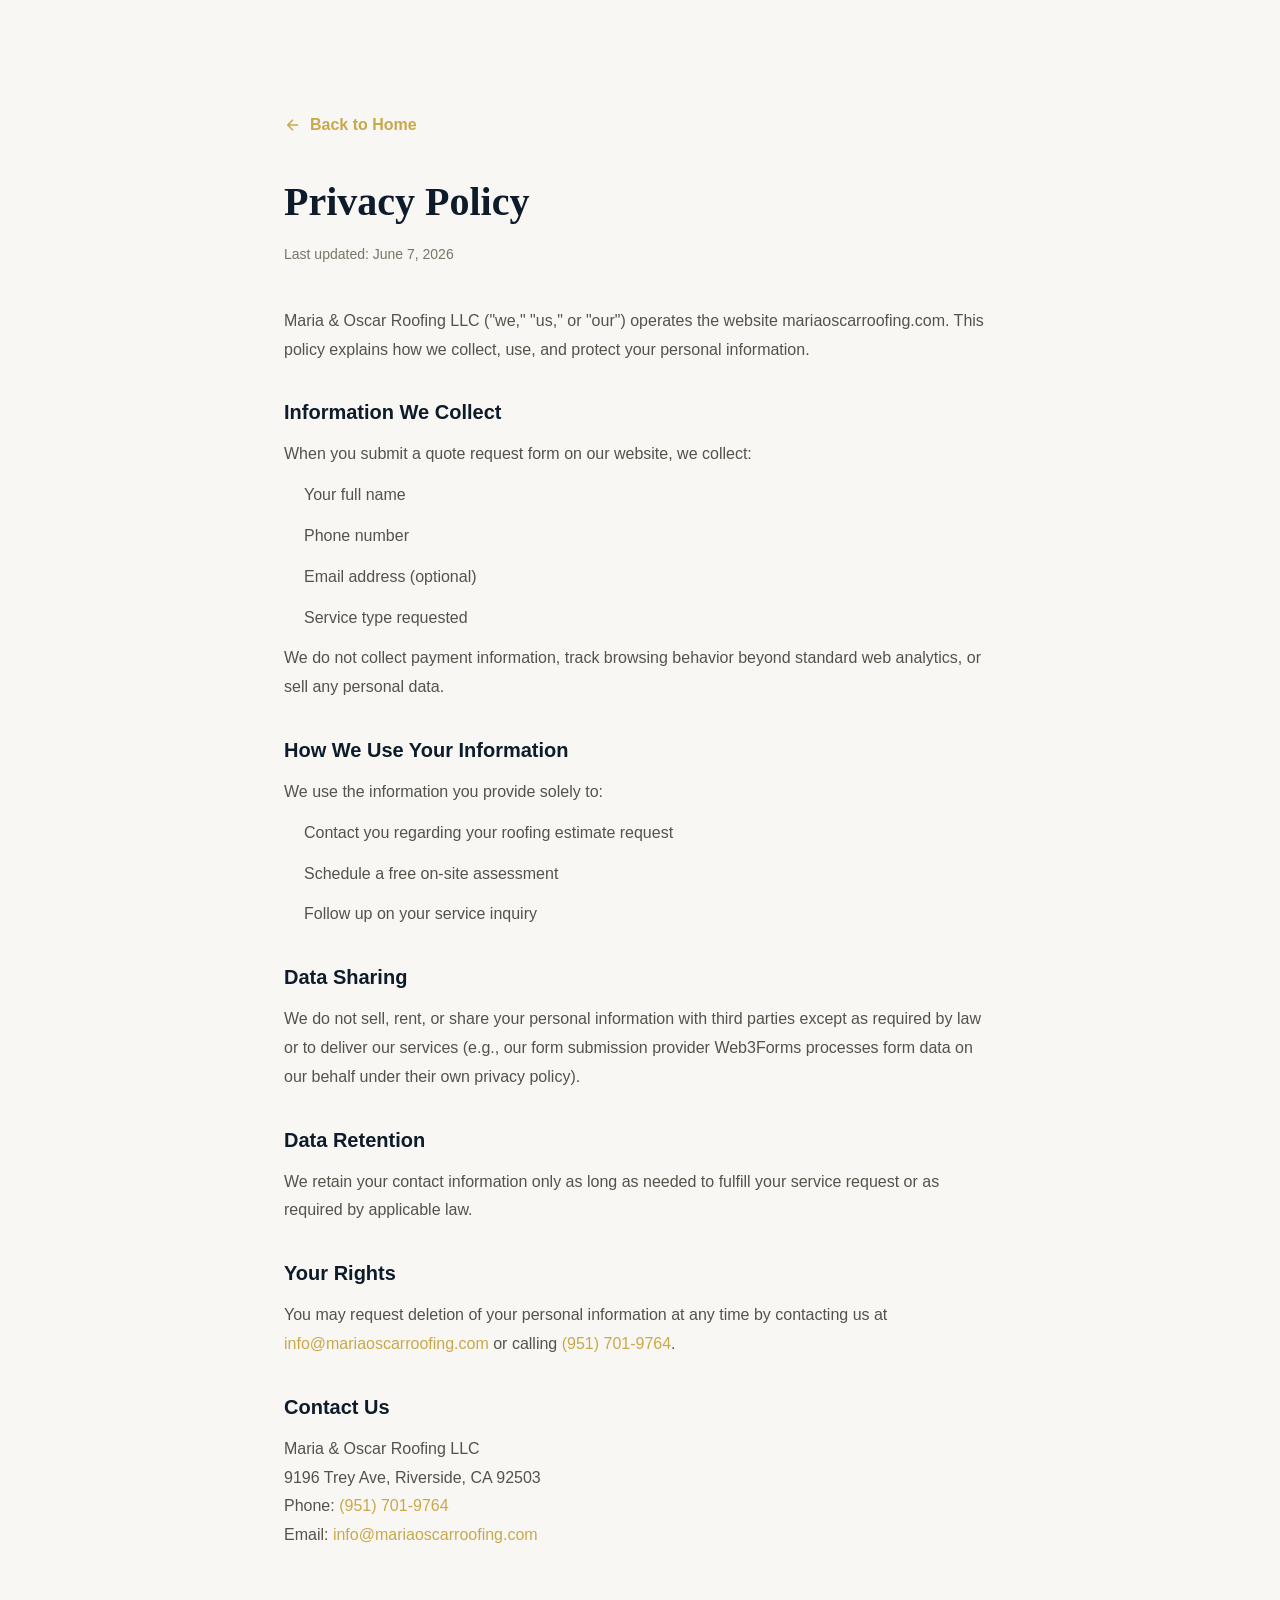
<file: privacy-policy.html>
<!DOCTYPE html>
<html lang="en">
<head>
  <meta charset="UTF-8">
  <meta name="viewport" content="width=device-width, initial-scale=1.0">
  <title>Privacy Policy | Maria & Oscar Roofing LLC</title>
  <meta name="robots" content="noindex, follow">
  <link rel="stylesheet" href="styles.css">
  <link rel="icon" type="image/svg+xml" href="data:image/svg+xml,%3Csvg xmlns='http://www.w3.org/2000/svg' viewBox='0 0 32 32'%3E%3Crect width='32' height='32' rx='6' fill='%23c9a84c'/%3E%3Cpath d='M16 6L4 18h4v8h16v-8h4L16 6z' fill='%230d1b2a'/%3E%3C/svg%3E">
  <style>
    .legal-page { max-width: 760px; margin: 0 auto; padding: 7rem 1.5rem 4rem; }
    .legal-page h1 { font-family: var(--font-display); font-size: 2.5rem; color: var(--color-primary); margin-bottom: 0.5rem; }
    .legal-page .updated { color: var(--color-gray-400); font-size: 0.875rem; margin-bottom: 2.5rem; }
    .legal-page h2 { font-size: 1.25rem; color: var(--color-primary); margin: 2rem 0 0.75rem; }
    .legal-page p, .legal-page li { color: var(--color-text-secondary); line-height: 1.8; margin-bottom: 0.75rem; }
    .legal-page ul { padding-left: 1.25rem; }
    .legal-page a { color: var(--color-accent); }
    .legal-back { display: inline-flex; align-items: center; gap: 0.5rem; color: var(--color-primary); font-weight: 600; margin-bottom: 2rem; text-decoration: none; }
    .legal-back:hover { color: var(--color-accent); }
  </style>
</head>
<body style="background:var(--color-offwhite)">
  <div class="legal-page">
    <a href="/" class="legal-back">
      <svg width="18" height="18" viewBox="0 0 24 24" fill="none" stroke="currentColor" stroke-width="2"><path d="M19 12H5M12 5l-7 7 7 7"/></svg>
      Back to Home
    </a>
    <h1>Privacy Policy</h1>
    <p class="updated">Last updated: June 7, 2026</p>

    <p>Maria &amp; Oscar Roofing LLC ("we," "us," or "our") operates the website mariaoscarroofing.com. This policy explains how we collect, use, and protect your personal information.</p>

    <h2>Information We Collect</h2>
    <p>When you submit a quote request form on our website, we collect:</p>
    <ul>
      <li>Your full name</li>
      <li>Phone number</li>
      <li>Email address (optional)</li>
      <li>Service type requested</li>
    </ul>
    <p>We do not collect payment information, track browsing behavior beyond standard web analytics, or sell any personal data.</p>

    <h2>How We Use Your Information</h2>
    <p>We use the information you provide solely to:</p>
    <ul>
      <li>Contact you regarding your roofing estimate request</li>
      <li>Schedule a free on-site assessment</li>
      <li>Follow up on your service inquiry</li>
    </ul>

    <h2>Data Sharing</h2>
    <p>We do not sell, rent, or share your personal information with third parties except as required by law or to deliver our services (e.g., our form submission provider Web3Forms processes form data on our behalf under their own privacy policy).</p>

    <h2>Data Retention</h2>
    <p>We retain your contact information only as long as needed to fulfill your service request or as required by applicable law.</p>

    <h2>Your Rights</h2>
    <p>You may request deletion of your personal information at any time by contacting us at <a href="mailto:info@mariaoscarroofing.com">info@mariaoscarroofing.com</a> or calling <a href="tel:+19517019764">(951) 701-9764</a>.</p>

    <h2>Contact Us</h2>
    <p>Maria &amp; Oscar Roofing LLC<br>9196 Trey Ave, Riverside, CA 92503<br>
    Phone: <a href="tel:+19517019764">(951) 701-9764</a><br>
    Email: <a href="mailto:info@mariaoscarroofing.com">info@mariaoscarroofing.com</a></p>
  </div>
</body>
</html>
</file>
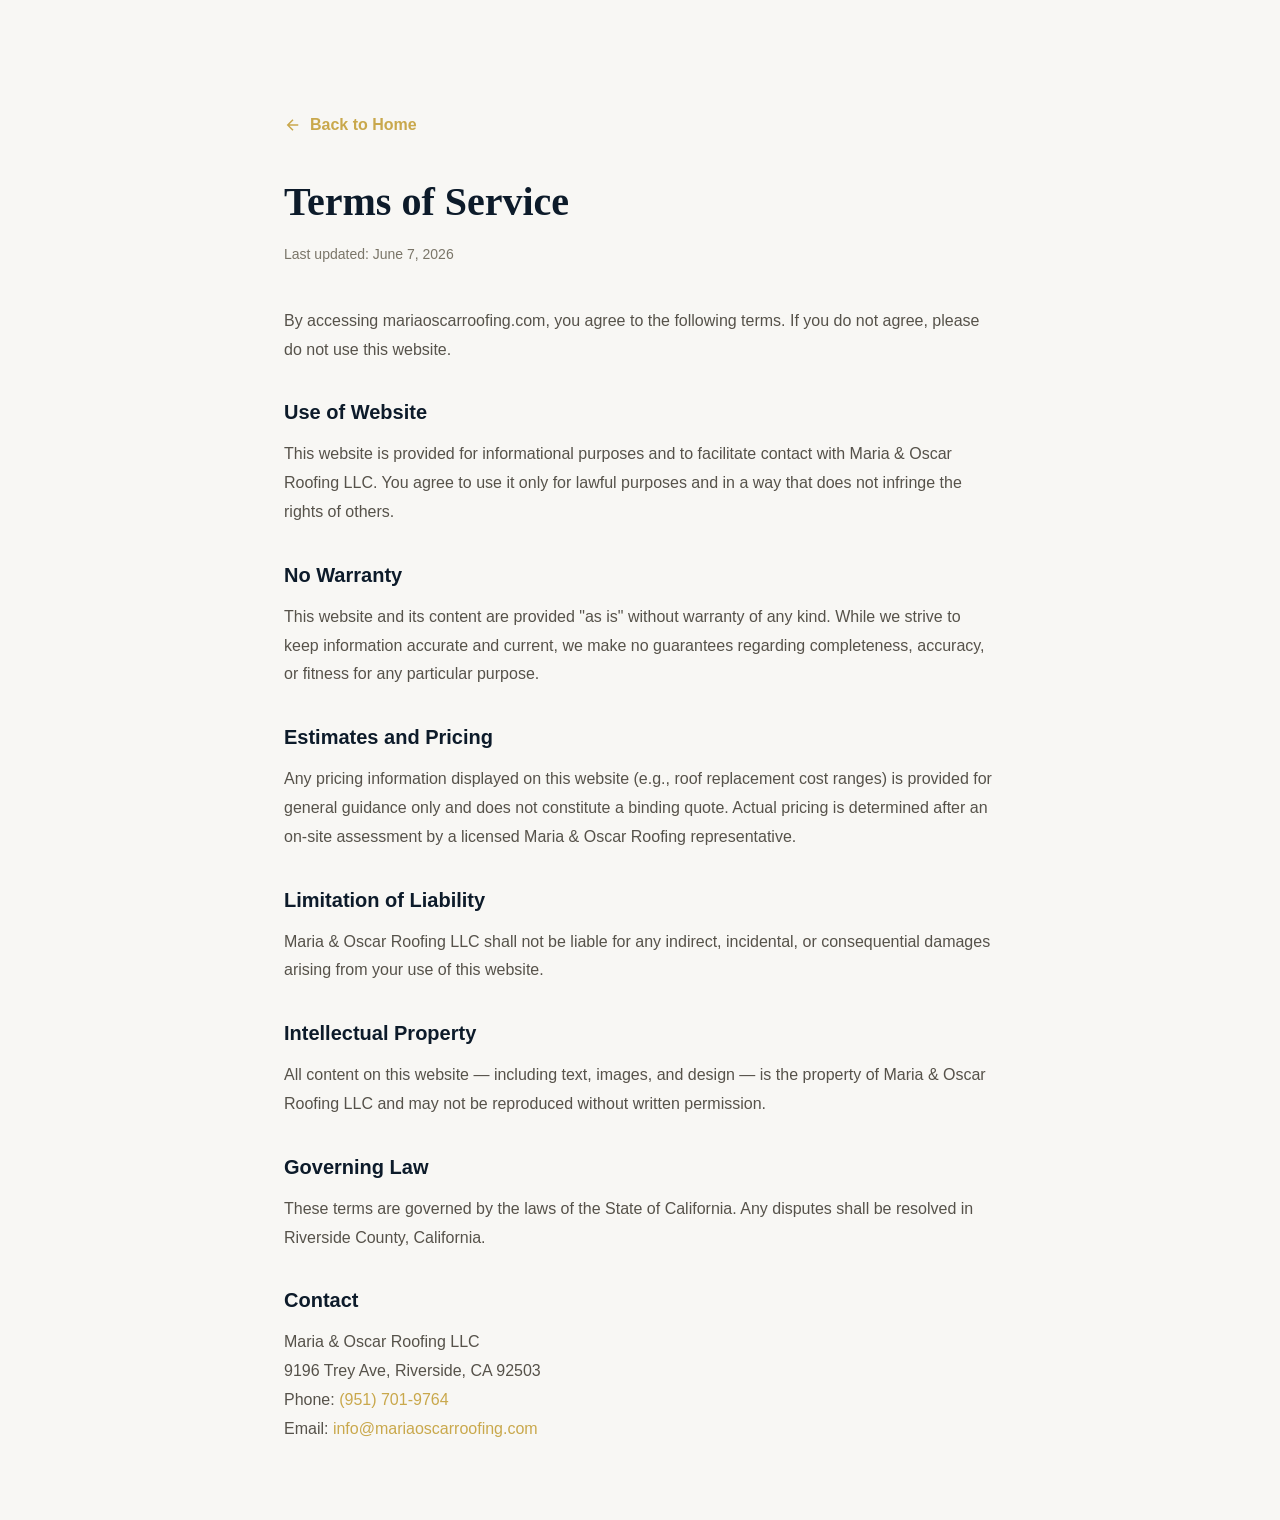
<file: terms.html>
<!DOCTYPE html>
<html lang="en">
<head>
  <meta charset="UTF-8">
  <meta name="viewport" content="width=device-width, initial-scale=1.0">
  <title>Terms of Service | Maria & Oscar Roofing LLC</title>
  <meta name="robots" content="noindex, follow">
  <link rel="stylesheet" href="styles.css">
  <link rel="icon" type="image/svg+xml" href="data:image/svg+xml,%3Csvg xmlns='http://www.w3.org/2000/svg' viewBox='0 0 32 32'%3E%3Crect width='32' height='32' rx='6' fill='%23c9a84c'/%3E%3Cpath d='M16 6L4 18h4v8h16v-8h4L16 6z' fill='%230d1b2a'/%3E%3C/svg%3E">
  <style>
    .legal-page { max-width: 760px; margin: 0 auto; padding: 7rem 1.5rem 4rem; }
    .legal-page h1 { font-family: var(--font-display); font-size: 2.5rem; color: var(--color-primary); margin-bottom: 0.5rem; }
    .legal-page .updated { color: var(--color-gray-400); font-size: 0.875rem; margin-bottom: 2.5rem; }
    .legal-page h2 { font-size: 1.25rem; color: var(--color-primary); margin: 2rem 0 0.75rem; }
    .legal-page p, .legal-page li { color: var(--color-text-secondary); line-height: 1.8; margin-bottom: 0.75rem; }
    .legal-page ul { padding-left: 1.25rem; }
    .legal-page a { color: var(--color-accent); }
    .legal-back { display: inline-flex; align-items: center; gap: 0.5rem; color: var(--color-primary); font-weight: 600; margin-bottom: 2rem; text-decoration: none; }
    .legal-back:hover { color: var(--color-accent); }
  </style>
</head>
<body style="background:var(--color-offwhite)">
  <div class="legal-page">
    <a href="/" class="legal-back">
      <svg width="18" height="18" viewBox="0 0 24 24" fill="none" stroke="currentColor" stroke-width="2"><path d="M19 12H5M12 5l-7 7 7 7"/></svg>
      Back to Home
    </a>
    <h1>Terms of Service</h1>
    <p class="updated">Last updated: June 7, 2026</p>

    <p>By accessing mariaoscarroofing.com, you agree to the following terms. If you do not agree, please do not use this website.</p>

    <h2>Use of Website</h2>
    <p>This website is provided for informational purposes and to facilitate contact with Maria &amp; Oscar Roofing LLC. You agree to use it only for lawful purposes and in a way that does not infringe the rights of others.</p>

    <h2>No Warranty</h2>
    <p>This website and its content are provided "as is" without warranty of any kind. While we strive to keep information accurate and current, we make no guarantees regarding completeness, accuracy, or fitness for any particular purpose.</p>

    <h2>Estimates and Pricing</h2>
    <p>Any pricing information displayed on this website (e.g., roof replacement cost ranges) is provided for general guidance only and does not constitute a binding quote. Actual pricing is determined after an on-site assessment by a licensed Maria &amp; Oscar Roofing representative.</p>

    <h2>Limitation of Liability</h2>
    <p>Maria &amp; Oscar Roofing LLC shall not be liable for any indirect, incidental, or consequential damages arising from your use of this website.</p>

    <h2>Intellectual Property</h2>
    <p>All content on this website — including text, images, and design — is the property of Maria &amp; Oscar Roofing LLC and may not be reproduced without written permission.</p>

    <h2>Governing Law</h2>
    <p>These terms are governed by the laws of the State of California. Any disputes shall be resolved in Riverside County, California.</p>

    <h2>Contact</h2>
    <p>Maria &amp; Oscar Roofing LLC<br>9196 Trey Ave, Riverside, CA 92503<br>
    Phone: <a href="tel:+19517019764">(951) 701-9764</a><br>
    Email: <a href="mailto:info@mariaoscarroofing.com">info@mariaoscarroofing.com</a></p>
  </div>
</body>
</html>
</file>
<file: styles.css>
/* ============================================
   MARIA & OSCAR ROOFING LLC — PREMIUM LANDING PAGE
   Design System & Styles
   ============================================ */

/* ---------- CSS Custom Properties ---------- */
:root {
  /* Primary Palette — Deep navy + warm gold = premium trust */
  --color-primary: #0d1b2a;
  --color-primary-light: #1b2d44;
  --color-primary-dark: #070f18;
  --color-accent: #c9a84c;
  --color-accent-light: #e0c56e;
  --color-accent-dark: #a68a32;
  --color-accent-glow: rgba(201, 168, 76, 0.25);

  /* Neutrals */
  --color-white: #ffffff;
  --color-offwhite: #f8f7f4;
  --color-cream: #f0ede6;
  --color-gray-100: #e8e6e1;
  --color-gray-200: #d1cec6;
  --color-gray-300: #a9a49b;
  --color-gray-400: #7a7568;
  --color-gray-500: #56524a;
  --color-gray-600: #3d3a34;
  --color-text: #1a1814;
  --color-text-secondary: #56524a;

  /* Semantic */
  --color-success: #2e7d32;
  --color-danger: #c62828;

  /* Typography */
  --font-display: 'Playfair Display', Georgia, serif;
  --font-body: 'Inter', -apple-system, BlinkMacSystemFont, sans-serif;
  --font-mono: 'JetBrains Mono', monospace;

  /* Spacing Scale */
  --space-xs: 0.25rem;
  --space-sm: 0.5rem;
  --space-md: 1rem;
  --space-lg: 1.5rem;
  --space-xl: 2rem;
  --space-2xl: 3rem;
  --space-3xl: 4rem;
  --space-4xl: 6rem;
  --space-5xl: 8rem;

  /* Border Radius */
  --radius-sm: 4px;
  --radius-md: 8px;
  --radius-lg: 12px;
  --radius-xl: 16px;
  --radius-2xl: 24px;
  --radius-full: 9999px;

  /* Shadows */
  --shadow-sm: 0 1px 2px rgba(0,0,0,0.05);
  --shadow-md: 0 4px 12px rgba(0,0,0,0.08);
  --shadow-lg: 0 8px 30px rgba(0,0,0,0.12);
  --shadow-xl: 0 16px 50px rgba(0,0,0,0.18);
  --shadow-gold: 0 4px 30px rgba(201, 168, 76, 0.2);
  --shadow-gold-lg: 0 8px 40px rgba(201, 168, 76, 0.3);

  /* Transitions */
  --transition-fast: 150ms cubic-bezier(0.4, 0, 0.2, 1);
  --transition-base: 300ms cubic-bezier(0.4, 0, 0.2, 1);
  --transition-slow: 500ms cubic-bezier(0.4, 0, 0.2, 1);
  --transition-spring: 600ms cubic-bezier(0.34, 1.56, 0.64, 1);

  /* Layout */
  --max-width: 1200px;
  --max-width-wide: 1400px;
  --header-height: 80px;
}

/* ---------- Reset & Base ---------- */
*, *::before, *::after {
  margin: 0;
  padding: 0;
  box-sizing: border-box;
}

html {
  scroll-behavior: smooth;
  font-size: 16px;
  -webkit-font-smoothing: antialiased;
  -moz-osx-font-smoothing: grayscale;
}

body {
  font-family: var(--font-body);
  color: var(--color-text);
  background-color: var(--color-offwhite);
  line-height: 1.6;
  overflow-x: hidden;
}

img {
  max-width: 100%;
  height: auto;
  display: block;
}

a {
  text-decoration: none;
  color: inherit;
  transition: color var(--transition-fast);
}

button {
  font-family: var(--font-body);
  cursor: pointer;
  border: none;
}

button:focus-visible {
  outline: 2px solid var(--color-accent);
  outline-offset: 2px;
}

ul, ol {
  list-style: none;
}

/* ---------- Utility Classes ---------- */
.container {
  width: 100%;
  max-width: var(--max-width);
  margin: 0 auto;
  padding: 0 var(--space-lg);
}

.container--wide {
  max-width: var(--max-width-wide);
}

.sr-only {
  position: absolute;
  width: 1px;
  height: 1px;
  padding: 0;
  margin: -1px;
  overflow: hidden;
  clip: rect(0, 0, 0, 0);
  border: 0;
}

.sr-only--focusable:focus {
  position: fixed;
  top: 1rem;
  left: 1rem;
  width: auto;
  height: auto;
  padding: 0.5rem 1rem;
  clip: auto;
  overflow: visible;
  background: var(--color-accent);
  color: var(--color-primary);
  font-weight: 700;
  border-radius: var(--radius-md);
  z-index: 9999;
}

/* ---------- Animated Entrance Classes ---------- */
.reveal {
  opacity: 0;
  transform: translateY(40px);
  transition: opacity 0.8s cubic-bezier(0.16, 1, 0.3, 1),
              transform 0.8s cubic-bezier(0.16, 1, 0.3, 1);
}

.reveal.visible {
  opacity: 1;
  transform: translateY(0);
}

.reveal-left {
  opacity: 0;
  transform: translateX(-60px);
  transition: opacity 0.8s cubic-bezier(0.16, 1, 0.3, 1),
              transform 0.8s cubic-bezier(0.16, 1, 0.3, 1);
}

.reveal-left.visible {
  opacity: 1;
  transform: translateX(0);
}

.reveal-right {
  opacity: 0;
  transform: translateX(60px);
  transition: opacity 0.8s cubic-bezier(0.16, 1, 0.3, 1),
              transform 0.8s cubic-bezier(0.16, 1, 0.3, 1);
}

.reveal-right.visible {
  opacity: 1;
  transform: translateX(0);
}

.reveal-scale {
  opacity: 0;
  transform: scale(0.85);
  transition: opacity 0.8s cubic-bezier(0.16, 1, 0.3, 1),
              transform 0.8s cubic-bezier(0.16, 1, 0.3, 1);
}

.reveal-scale.visible {
  opacity: 1;
  transform: scale(1);
}

/* Stagger children */
.stagger-children > .reveal:nth-child(1) { transition-delay: 0ms; }
.stagger-children > .reveal:nth-child(2) { transition-delay: 100ms; }
.stagger-children > .reveal:nth-child(3) { transition-delay: 200ms; }
.stagger-children > .reveal:nth-child(4) { transition-delay: 300ms; }
.stagger-children > .reveal:nth-child(5) { transition-delay: 400ms; }
.stagger-children > .reveal:nth-child(6) { transition-delay: 500ms; }

/* ---------- Container Scroll Animation ---------- */
.scroll-perspective {
  perspective: 1200px;
  perspective-origin: center 40%;
  overflow: visible;
}

.scroll-card {
  transform-origin: center top;
  transform: rotateX(22deg) scale(1.06);
  will-change: transform;
  box-shadow:
    0 0 #0000004d,
    0 9px 20px #0000004a,
    0 37px 37px #00000042,
    0 84px 50px #00000026,
    0 149px 60px #0000000a,
    0 233px 65px #00000003;
  border-radius: var(--radius-xl);
}

/* ---------- Typography ---------- */
.section-label {
  font-family: var(--font-body);
  font-size: 0.75rem;
  font-weight: 700;
  letter-spacing: 0.2em;
  text-transform: uppercase;
  color: var(--color-accent);
  margin-bottom: var(--space-md);
  display: inline-flex;
  align-items: center;
  gap: var(--space-sm);
}

.section-label::before {
  content: '';
  display: inline-block;
  width: 28px;
  height: 2px;
  background: var(--color-accent);
}

.section-title {
  font-family: var(--font-display);
  font-size: clamp(2rem, 4vw, 3rem);
  font-weight: 700;
  line-height: 1.15;
  color: var(--color-primary);
  margin-bottom: var(--space-lg);
}

.section-subtitle {
  font-size: 1.1rem;
  color: var(--color-text-secondary);
  max-width: 600px;
  line-height: 1.7;
}

/* ============================================
   HEADER / NAVIGATION
   ============================================ */
.header {
  position: fixed;
  top: 0;
  left: 0;
  right: 0;
  z-index: 1000;
  height: var(--header-height);
  display: flex;
  align-items: center;
  transition: background var(--transition-base),
              box-shadow var(--transition-base),
              backdrop-filter var(--transition-base);
}

.header--transparent {
  background: transparent;
}

.header--scrolled {
  background: rgba(13, 27, 42, 0.92);
  backdrop-filter: blur(20px) saturate(180%);
  -webkit-backdrop-filter: blur(20px) saturate(180%);
  box-shadow: 0 2px 20px rgba(0,0,0,0.3);
}

.header__inner {
  display: flex;
  align-items: center;
  justify-content: space-between;
  width: 100%;
  max-width: var(--max-width-wide);
  margin: 0 auto;
  padding: 0 var(--space-xl);
}

.header__logo {
  display: flex;
  align-items: center;
  gap: var(--space-sm);
  z-index: 1001;
}

.header__logo-img {
  height: 54px;
  width: auto;
  display: block;
}

@media (max-width: 768px) {
  .header__logo-img { height: 44px; }
}

.header__nav {
  display: flex;
  align-items: center;
  gap: var(--space-2xl);
}

.header__nav-list {
  display: flex;
  gap: var(--space-xl);
}

.header__nav-link {
  font-size: 0.875rem;
  font-weight: 500;
  color: rgba(255,255,255,0.8);
  position: relative;
  padding: var(--space-xs) 0;
  letter-spacing: 0.02em;
}

.header__nav-link::after {
  content: '';
  position: absolute;
  bottom: -2px;
  left: 0;
  width: 0;
  height: 2px;
  background: var(--color-accent);
  transition: width var(--transition-base);
}

.header__nav-link:hover {
  color: var(--color-white);
}

.header__nav-link:hover::after {
  width: 100%;
}

.header__cta {
  display: inline-flex;
  align-items: center;
  gap: var(--space-sm);
  padding: 0.65rem 1.5rem;
  background: linear-gradient(135deg, var(--color-accent), var(--color-accent-dark));
  color: var(--color-primary);
  font-weight: 600;
  font-size: 0.875rem;
  border-radius: var(--radius-full);
  transition: all var(--transition-base);
  box-shadow: var(--shadow-gold);
}

.header__cta:hover {
  transform: translateY(-2px);
  box-shadow: var(--shadow-gold-lg);
  background: linear-gradient(135deg, var(--color-accent-light), var(--color-accent));
}

.header__cta svg {
  width: 16px;
  height: 16px;
}

/* Mobile Menu Toggle */
.header__menu-toggle {
  display: none;
  flex-direction: column;
  gap: 5px;
  background: none;
  padding: 8px;
  z-index: 1001;
}

.header__menu-toggle span {
  display: block;
  width: 24px;
  height: 2px;
  background: var(--color-white);
  border-radius: 2px;
  transition: all var(--transition-base);
}

.header__menu-toggle.active span:nth-child(1) {
  transform: rotate(45deg) translate(5px, 5px);
}

.header__menu-toggle.active span:nth-child(2) {
  opacity: 0;
}

.header__menu-toggle.active span:nth-child(3) {
  transform: rotate(-45deg) translate(5px, -5px);
}

/* ============================================
   HERO SECTION — The Star of the Show
   ============================================ */
.hero {
  position: relative;
  min-height: 100vh;
  display: flex;
  align-items: center;
  overflow: hidden;
  background: var(--color-primary-dark);
}

.hero__bg {
  position: absolute;
  inset: 0;
  z-index: 1;
}

.hero__bg-image {
  width: 100%;
  height: 100%;
  object-fit: cover;
  object-position: center 62%;
  filter: brightness(0.58) contrast(1.1) saturate(0.95);
  transform-origin: center center;
  animation: heroPan 28s ease-in-out infinite alternate;
  will-change: transform;
}

@keyframes heroPan {
  0%   { transform: scale(1.05) translate(0%, 0%); }
  25%  { transform: scale(1.09) translate(-1.5%, -1%); }
  50%  { transform: scale(1.12) translate(1%, -2%); }
  75%  { transform: scale(1.08) translate(-0.5%, -0.5%); }
  100% { transform: scale(1.06) translate(1.5%, -1.5%); }
}

.hero__bg-overlay {
  position: absolute;
  inset: 0;
  background:
    linear-gradient(135deg,
      rgba(13, 27, 42, 0.78) 0%,
      rgba(13, 27, 42, 0.42) 50%,
      rgba(13, 27, 42, 0.55) 100%
    );
}

/* Animated geometric accent lines */
.hero__bg-lines {
  position: absolute;
  inset: 0;
  overflow: hidden;
  z-index: 2;
  pointer-events: none;
}

.hero__bg-lines::before,
.hero__bg-lines::after {
  content: '';
  position: absolute;
  background: linear-gradient(90deg, transparent, rgba(201, 168, 76, 0.1), transparent);
}

.hero__bg-lines::before {
  width: 1px;
  height: 100%;
  left: 20%;
  animation: lineFloat 8s ease-in-out infinite;
}

.hero__bg-lines::after {
  width: 100%;
  height: 1px;
  top: 35%;
  animation: lineFloat 10s ease-in-out infinite reverse;
}

@keyframes lineFloat {
  0%, 100% { opacity: 0.3; }
  50% { opacity: 0.7; }
}

.hero__content {
  position: relative;
  z-index: 10;
  width: 100%;
  max-width: var(--max-width-wide);
  margin: 0 auto;
  padding: calc(var(--header-height) + var(--space-4xl)) var(--space-xl) var(--space-4xl);
  display: grid;
  grid-template-columns: 1fr 400px;
  gap: var(--space-4xl);
  align-items: center;
}

.hero__text {
  max-width: 680px;
}

.hero__badge {
  display: inline-flex;
  align-items: center;
  gap: var(--space-sm);
  padding: 0.5rem 1rem;
  background: rgba(201, 168, 76, 0.12);
  border: 1px solid rgba(201, 168, 76, 0.25);
  border-radius: var(--radius-full);
  margin-bottom: var(--space-xl);
  animation: badgePulse 3s ease-in-out infinite;
}

@keyframes badgePulse {
  0%, 100% { border-color: rgba(201, 168, 76, 0.25); }
  50% { border-color: rgba(201, 168, 76, 0.5); }
}

.hero__badge-dot {
  width: 8px;
  height: 8px;
  background: var(--color-success);
  border-radius: 50%;
  position: relative;
}

.hero__badge-dot::after {
  content: '';
  position: absolute;
  inset: -3px;
  border-radius: 50%;
  background: var(--color-success);
  opacity: 0.4;
  animation: dotPulse 2s ease-in-out infinite;
}

@keyframes dotPulse {
  0%, 100% { transform: scale(1); opacity: 0.4; }
  50% { transform: scale(1.5); opacity: 0; }
}

.hero__badge-text {
  font-size: 0.8rem;
  font-weight: 500;
  color: var(--color-accent-light);
  letter-spacing: 0.03em;
}

.hero__title {
  font-family: var(--font-display);
  font-size: clamp(2.5rem, 5vw, 4.2rem);
  font-weight: 700;
  line-height: 1.08;
  color: var(--color-white);
  margin-bottom: var(--space-lg);
  opacity: 0;
  animation: heroTitleIn 1s 0.3s cubic-bezier(0.16, 1, 0.3, 1) forwards;
}

@keyframes heroTitleIn {
  from {
    opacity: 0;
    transform: translateY(30px);
  }
  to {
    opacity: 1;
    transform: translateY(0);
  }
}

.hero__title-accent {
  color: var(--color-accent);
  position: relative;
}

.hero__title-accent::after {
  content: '';
  position: absolute;
  bottom: 2px;
  left: 0;
  width: 100%;
  height: 3px;
  background: linear-gradient(90deg, var(--color-accent), transparent);
  border-radius: 2px;
}

.hero__description {
  font-size: 1.15rem;
  line-height: 1.8;
  color: rgba(255,255,255,0.7);
  margin-bottom: var(--space-2xl);
  max-width: 520px;
  opacity: 0;
  animation: heroFadeIn 1s 0.6s cubic-bezier(0.16, 1, 0.3, 1) forwards;
}

@keyframes heroFadeIn {
  from {
    opacity: 0;
    transform: translateY(20px);
  }
  to {
    opacity: 1;
    transform: translateY(0);
  }
}

.hero__actions {
  display: flex;
  gap: var(--space-md);
  flex-wrap: wrap;
  margin-bottom: var(--space-3xl);
  opacity: 0;
  animation: heroFadeIn 1s 0.8s cubic-bezier(0.16, 1, 0.3, 1) forwards;
}

.btn {
  display: inline-flex;
  align-items: center;
  justify-content: center;
  gap: var(--space-sm);
  font-weight: 600;
  font-size: 0.95rem;
  border-radius: var(--radius-full);
  transition: all var(--transition-base);
  position: relative;
  overflow: hidden;
}

.btn--primary {
  padding: 1rem 2.2rem;
  background: linear-gradient(135deg, var(--color-accent), var(--color-accent-dark));
  color: var(--color-primary);
  box-shadow: var(--shadow-gold);
}

.btn--primary::before {
  content: '';
  position: absolute;
  inset: 0;
  background: linear-gradient(135deg, var(--color-accent-light), var(--color-accent));
  opacity: 0;
  transition: opacity var(--transition-base);
}

.btn--primary:hover {
  transform: translateY(-3px);
  box-shadow: var(--shadow-gold-lg);
}

.btn--primary:hover::before {
  opacity: 1;
}

.btn--primary span,
.btn--primary svg {
  position: relative;
  z-index: 1;
}

.btn--secondary {
  padding: 1rem 2.2rem;
  background: rgba(255,255,255,0.08);
  color: var(--color-white);
  border: 1px solid rgba(255,255,255,0.2);
  backdrop-filter: blur(10px);
}

.btn--secondary:hover {
  background: rgba(255,255,255,0.15);
  border-color: rgba(255,255,255,0.4);
  transform: translateY(-2px);
}

.btn svg {
  width: 18px;
  height: 18px;
  transition: transform var(--transition-base);
}

.btn:hover svg {
  transform: translateX(3px);
}

/* Hero Trust Bar */
.hero__trust {
  display: flex;
  align-items: center;
  gap: var(--space-2xl);
  opacity: 0;
  animation: heroFadeIn 1s 1s cubic-bezier(0.16, 1, 0.3, 1) forwards;
}

.hero__trust-item {
  display: flex;
  align-items: center;
  gap: var(--space-sm);
}

.hero__trust-icon {
  width: 40px;
  height: 40px;
  background: rgba(201, 168, 76, 0.12);
  border-radius: var(--radius-md);
  display: flex;
  align-items: center;
  justify-content: center;
}

.hero__trust-icon svg {
  width: 20px;
  height: 20px;
  fill: var(--color-accent);
}

.hero__trust-text {
  display: flex;
  flex-direction: column;
}

.hero__trust-number {
  font-family: var(--font-display);
  font-size: 1.2rem;
  font-weight: 700;
  color: var(--color-white);
  line-height: 1;
}

.hero__trust-label {
  font-size: 0.72rem;
  color: rgba(255,255,255,0.5);
  text-transform: uppercase;
  letter-spacing: 0.08em;
  font-weight: 500;
}

/* Hero Card — Glassmorphism floating quote card */
.hero__card {
  background: rgba(255,255,255,0.06);
  backdrop-filter: blur(24px) saturate(180%);
  -webkit-backdrop-filter: blur(24px) saturate(180%);
  border: 1px solid rgba(255,255,255,0.1);
  border-radius: var(--radius-xl);
  padding: var(--space-2xl);
  opacity: 0;
  animation: heroCardIn 1.2s 1.2s cubic-bezier(0.16, 1, 0.3, 1) forwards;
  position: relative;
}

@keyframes heroCardIn {
  from {
    opacity: 0;
    transform: translateY(40px) scale(0.95);
  }
  to {
    opacity: 1;
    transform: translateY(0) scale(1);
  }
}

.hero__card::before {
  content: '';
  position: absolute;
  top: -1px;
  left: 20%;
  right: 20%;
  height: 2px;
  background: linear-gradient(90deg, transparent, var(--color-accent), transparent);
  border-radius: 2px;
}

.hero__card-title {
  font-family: var(--font-display);
  font-size: 1.25rem;
  font-weight: 700;
  color: var(--color-white);
  margin-bottom: var(--space-lg);
}

.hero__card-form {
  display: flex;
  flex-direction: column;
  gap: var(--space-md);
}

.hero__card-input {
  padding: 0.85rem 1rem;
  background: rgba(255,255,255,0.08);
  border: 1px solid rgba(255,255,255,0.12);
  border-radius: var(--radius-md);
  color: var(--color-white);
  font-family: var(--font-body);
  font-size: 0.9rem;
  transition: all var(--transition-fast);
}

.hero__card-input::placeholder {
  color: rgba(255,255,255,0.4);
}

.hero__card-input:focus {
  background: rgba(255,255,255,0.12);
  border-color: var(--color-accent);
  box-shadow: 0 0 0 3px var(--color-accent-glow);
  outline: none;
}

.hero__card-select {
  padding: 0.85rem 1rem;
  background: rgba(255,255,255,0.08);
  border: 1px solid rgba(255,255,255,0.12);
  border-radius: var(--radius-md);
  color: var(--color-white);
  font-family: var(--font-body);
  font-size: 0.9rem;
  transition: all var(--transition-fast);
  appearance: none;
  background-image: url("data:image/svg+xml,%3Csvg xmlns='http://www.w3.org/2000/svg' width='12' height='8' viewBox='0 0 12 8'%3E%3Cpath d='M1 1l5 5 5-5' stroke='rgba(255,255,255,0.5)' stroke-width='1.5' fill='none'/%3E%3C/svg%3E");
  background-repeat: no-repeat;
  background-position: right 1rem center;
}

.hero__card-select:focus {
  background-color: rgba(255,255,255,0.12);
  background-image: url("data:image/svg+xml,%3Csvg xmlns='http://www.w3.org/2000/svg' width='12' height='8' viewBox='0 0 12 8'%3E%3Cpath d='M1 1l5 5 5-5' stroke='rgba(255,255,255,0.5)' stroke-width='1.5' fill='none'/%3E%3C/svg%3E");
  background-repeat: no-repeat;
  background-position: right 1rem center;
  border-color: var(--color-accent);
  box-shadow: 0 0 0 3px var(--color-accent-glow);
  outline: none;
}

.hero__card-select option {
  background: var(--color-primary);
  color: var(--color-white);
}

.hero__card-btn {
  padding: 0.95rem;
  background: linear-gradient(135deg, var(--color-accent), var(--color-accent-dark));
  color: var(--color-primary);
  font-weight: 700;
  font-size: 0.95rem;
  border-radius: var(--radius-md);
  transition: all var(--transition-base);
  display: flex;
  align-items: center;
  justify-content: center;
  gap: var(--space-sm);
  margin-top: var(--space-xs);
}

.hero__card-btn:hover {
  background: linear-gradient(135deg, var(--color-accent-light), var(--color-accent));
  transform: translateY(-2px);
  box-shadow: var(--shadow-gold-lg);
}

.hero__card-btn svg {
  width: 18px;
  height: 18px;
}

.hero__card-trust {
  display: flex;
  align-items: center;
  gap: var(--space-sm);
  margin-top: var(--space-md);
  font-size: 0.75rem;
  color: rgba(255,255,255,0.5);
}

.hero__card-trust svg {
  width: 14px;
  height: 14px;
  fill: var(--color-success);
}

/* ============================================
   SERVICES SECTION
   ============================================ */
.services {
  padding: var(--space-5xl) 0;
  background: var(--color-offwhite);
}

.services__header {
  text-align: center;
  margin-bottom: var(--space-4xl);
}

.services__header .section-subtitle {
  margin: 0 auto;
}

.services__grid {
  display: grid;
  grid-template-columns: repeat(3, 1fr);
  gap: var(--space-xl);
}

.service-card {
  background: var(--color-white);
  border-radius: var(--radius-xl);
  padding: var(--space-2xl);
  border: 1px solid var(--color-gray-100);
  transition: all var(--transition-base);
  position: relative;
  overflow: hidden;
}

.service-card::before {
  content: '';
  position: absolute;
  top: 0;
  left: 0;
  right: 0;
  height: 3px;
  background: linear-gradient(90deg, var(--color-accent), var(--color-accent-dark));
  transform: scaleX(0);
  transition: transform var(--transition-base);
  transform-origin: left;
}

.service-card:hover {
  transform: translateY(-6px);
  box-shadow: var(--shadow-xl);
  border-color: transparent;
}

.service-card:hover::before {
  transform: scaleX(1);
}

.service-card__icon {
  width: 56px;
  height: 56px;
  background: linear-gradient(135deg, rgba(201, 168, 76, 0.1), rgba(201, 168, 76, 0.05));
  border-radius: var(--radius-lg);
  display: flex;
  align-items: center;
  justify-content: center;
  margin-bottom: var(--space-lg);
  transition: all var(--transition-base);
}

.service-card:hover .service-card__icon {
  background: linear-gradient(135deg, var(--color-accent), var(--color-accent-dark));
  box-shadow: var(--shadow-gold);
}

.service-card__icon svg {
  width: 28px;
  height: 28px;
  fill: var(--color-accent);
  transition: fill var(--transition-base);
}

.service-card:hover .service-card__icon svg {
  fill: var(--color-primary);
}

.service-card__title {
  font-family: var(--font-display);
  font-size: 1.25rem;
  font-weight: 700;
  color: var(--color-primary);
  margin-bottom: var(--space-sm);
}

.service-card__desc {
  font-size: 0.9rem;
  color: var(--color-text-secondary);
  line-height: 1.7;
  margin-bottom: var(--space-lg);
}

.service-card__link {
  display: inline-flex;
  align-items: center;
  gap: var(--space-xs);
  font-size: 0.85rem;
  font-weight: 600;
  color: var(--color-accent-dark);
  transition: all var(--transition-fast);
}

.service-card__link svg {
  width: 16px;
  height: 16px;
  transition: transform var(--transition-fast);
}

.service-card__link:hover {
  gap: var(--space-sm);
  color: var(--color-accent);
}

.service-card__link:hover svg {
  transform: translateX(4px);
}

/* ============================================
   WHY CHOOSE US
   ============================================ */
.why-us {
  padding: var(--space-5xl) 0;
  background: var(--color-primary);
  position: relative;
  overflow: hidden;
}

.why-us::before {
  content: '';
  position: absolute;
  top: -50%;
  right: -20%;
  width: 600px;
  height: 600px;
  background: radial-gradient(circle, rgba(201, 168, 76, 0.08) 0%, transparent 70%);
  pointer-events: none;
}

.why-us__inner {
  display: grid;
  grid-template-columns: 1fr 1fr;
  gap: var(--space-4xl);
  align-items: center;
}

.why-us__image-wrap {
  position: relative;
  border-radius: var(--radius-xl);
  overflow: hidden;
}

.why-us__image {
  width: 100%;
  height: 500px;
  object-fit: cover;
  border-radius: var(--radius-xl);
}

.why-us__image-badge {
  position: absolute;
  bottom: var(--space-xl);
  left: var(--space-xl);
  background: rgba(13, 27, 42, 0.85);
  backdrop-filter: blur(16px);
  padding: var(--space-lg) var(--space-xl);
  border-radius: var(--radius-lg);
  border: 1px solid rgba(201, 168, 76, 0.2);
}

.why-us__image-badge-number {
  font-family: var(--font-display);
  font-size: 2rem;
  font-weight: 700;
  color: var(--color-accent);
  line-height: 1;
}

.why-us__image-badge-text {
  font-size: 0.8rem;
  color: rgba(255,255,255,0.7);
  text-transform: uppercase;
  letter-spacing: 0.1em;
  font-weight: 500;
}

.why-us__content .section-label {
  color: var(--color-accent);
}

.why-us__content .section-title {
  color: var(--color-white);
}

.why-us__content .section-subtitle {
  color: rgba(255,255,255,0.6);
  margin-bottom: var(--space-2xl);
}

.why-us__features {
  display: grid;
  grid-template-columns: 1fr 1fr;
  gap: var(--space-xl);
}

.why-us__feature {
  display: flex;
  gap: var(--space-md);
}

.why-us__feature-icon {
  flex-shrink: 0;
  width: 44px;
  height: 44px;
  background: rgba(201, 168, 76, 0.12);
  border-radius: var(--radius-md);
  display: flex;
  align-items: center;
  justify-content: center;
}

.why-us__feature-icon svg {
  width: 22px;
  height: 22px;
  fill: var(--color-accent);
}

.why-us__feature-title {
  font-weight: 700;
  font-size: 0.95rem;
  color: var(--color-white);
  margin-bottom: var(--space-xs);
}

.why-us__feature-desc {
  font-size: 0.8rem;
  color: rgba(255,255,255,0.5);
  line-height: 1.5;
}

/* ============================================
   GALLERY / BEFORE & AFTER
   ============================================ */
.gallery {
  padding: var(--space-5xl) 0;
  background: var(--color-offwhite);
}

.gallery__header {
  text-align: center;
  margin-bottom: var(--space-4xl);
}

.gallery__header .section-subtitle {
  margin: 0 auto;
}

.gallery__showcase {
  display: grid;
  grid-template-columns: 1fr 1fr;
  gap: var(--space-2xl);
  align-items: center;
}

.gallery__image-wrap {
  position: relative;
  border-radius: var(--radius-xl);
  overflow: hidden;
  box-shadow: var(--shadow-xl);
}

.gallery__image {
  width: 100%;
  height: 450px;
  object-fit: cover;
  transition: transform var(--transition-slow);
}

.gallery__image-wrap:hover .gallery__image {
  transform: scale(1.03);
}

.gallery__image-label {
  position: absolute;
  top: var(--space-lg);
  left: var(--space-lg);
  padding: 0.4rem 1rem;
  background: rgba(13, 27, 42, 0.85);
  backdrop-filter: blur(10px);
  color: var(--color-white);
  font-size: 0.75rem;
  font-weight: 600;
  letter-spacing: 0.1em;
  text-transform: uppercase;
  border-radius: var(--radius-full);
}

/* ============================================
   TESTIMONIALS — Auto-Scrolling Columns
   ============================================ */
.testimonials {
  padding: var(--space-5xl) 0;
  background: var(--color-white);
  position: relative;
  overflow: hidden;
}

.testimonials::before {
  content: '';
  position: absolute;
  top: 0;
  left: 0;
  right: 0;
  height: 1px;
  background: linear-gradient(90deg, transparent, var(--color-gray-200), transparent);
}

.testimonials__header {
  text-align: center;
  margin-bottom: var(--space-4xl);
}

.testimonials__header .section-subtitle {
  margin: 0 auto;
}

/* --- Scrolling Columns Container --- */
.testimonials-columns {
  display: flex;
  justify-content: center;
  gap: var(--space-xl);
  max-height: 740px;
  overflow: hidden;
  /* Gradient mask: transparent at top/bottom edges, black in the middle */
  -webkit-mask-image: linear-gradient(to bottom, transparent, black 25%, black 75%, transparent);
  mask-image: linear-gradient(to bottom, transparent, black 25%, black 75%, transparent);
}

/* Pause animations on hover for readability */
.testimonials-columns:hover .testimonials-col__track {
  animation-play-state: paused;
}

/* Individual column */
.testimonials-col {
  flex: 0 0 340px;
  max-width: 340px;
  overflow: hidden;
}

/* Responsive column visibility */
.testimonials-col--md {
  display: none;
}
.testimonials-col--lg {
  display: none;
}

@media (min-width: 768px) {
  .testimonials-col--md {
    display: block;
  }
}

@media (min-width: 1024px) {
  .testimonials-col--lg {
    display: block;
  }
}

/* The actual scrolling track — contains 2× the content for seamless loop */
.testimonials-col__track {
  display: flex;
  flex-direction: column;
  gap: var(--space-xl);
  padding-bottom: var(--space-xl);
  animation: scrollUp 25s linear infinite;
  will-change: transform;
}

@keyframes scrollUp {
  0% {
    transform: translateY(0);
  }
  100% {
    transform: translateY(-50%);
  }
}

/* Respect reduced-motion preferences */
@media (prefers-reduced-motion: reduce) {
  .testimonials-col__track {
    animation: none;
  }
}

/* --- Testimonial Card (reused styling) --- */
.testimonial-card {
  background: var(--color-offwhite);
  border-radius: var(--radius-xl);
  padding: var(--space-2xl);
  border: 1px solid var(--color-gray-100);
  transition: all var(--transition-base);
  position: relative;
  box-shadow: var(--shadow-sm);
}

.testimonial-card:hover {
  transform: translateY(-4px);
  box-shadow: var(--shadow-lg);
  border-color: var(--color-accent);
}

.testimonial-card__stars {
  display: flex;
  gap: 2px;
  margin-bottom: var(--space-md);
}

.testimonial-card__stars svg {
  width: 16px;
  height: 16px;
  fill: var(--color-accent);
}

.testimonial-card__quote {
  font-size: 0.95rem;
  line-height: 1.7;
  color: var(--color-text-secondary);
  margin-bottom: var(--space-xl);
  font-style: italic;
}

.testimonial-card__quote::before {
  content: '"';
  font-family: var(--font-display);
  font-size: 3rem;
  color: var(--color-accent);
  line-height: 0;
  display: block;
  margin-bottom: var(--space-md);
  opacity: 0.5;
}

.testimonial-card__author {
  display: flex;
  align-items: center;
  gap: var(--space-md);
}

.testimonial-card__avatar {
  width: 48px;
  height: 48px;
  border-radius: 50%;
  object-fit: cover;
  border: 2px solid var(--color-accent);
}

/* Avatar initials (gold variant) */
.testimonial-card__avatar-initials {
  width: 48px;
  height: 48px;
  border-radius: 50%;
  display: flex;
  align-items: center;
  justify-content: center;
  font-weight: 700;
  font-size: 1.1rem;
  border: 2px solid var(--color-accent);
  flex-shrink: 0;
}

.testimonial-card__avatar-initials--gold {
  background: linear-gradient(135deg, #c9a84c, #a68a32);
  color: #0d1b2a;
}

.testimonial-card__avatar-initials--navy {
  background: linear-gradient(135deg, #1b2d44, #0d1b2a);
  color: #c9a84c;
}

.testimonial-card__name {
  font-weight: 700;
  font-size: 0.9rem;
  color: var(--color-primary);
}

.testimonial-card__location {
  font-size: 0.8rem;
  color: var(--color-text-secondary);
}

/* Google Verified Badge */
.testimonials__google-badge {
  display: inline-flex;
  align-items: center;
  gap: 8px;
  padding: 0.7rem 1.5rem;
  background: var(--color-white);
  border: 1px solid var(--color-gray-200);
  border-radius: var(--radius-full);
  font-size: 0.85rem;
  font-weight: 600;
  color: var(--color-text-secondary);
  transition: all 0.3s ease;
}

.testimonials__google-badge:hover {
  border-color: var(--color-accent);
  box-shadow: 0 4px 20px rgba(201, 168, 76, 0.15);
}



/* ============================================
   FOOTER
   ============================================ */
.footer {
  background: var(--color-primary-dark);
  padding: var(--space-4xl) 0 var(--space-xl);
  border-top: 1px solid rgba(201, 168, 76, 0.1);
}

.footer__inner {
  display: grid;
  grid-template-columns: 1.5fr 1fr 1fr 1fr;
  gap: var(--space-3xl);
  margin-bottom: var(--space-3xl);
}

.footer__brand-desc {
  font-size: 0.9rem;
  color: rgba(255,255,255,0.5);
  line-height: 1.7;
  margin-top: var(--space-md);
  margin-bottom: var(--space-lg);
}

.footer__social {
  display: flex;
  gap: var(--space-sm);
}

.footer__social-link {
  width: 40px;
  height: 40px;
  background: rgba(255,255,255,0.06);
  border-radius: var(--radius-md);
  display: flex;
  align-items: center;
  justify-content: center;
  transition: all var(--transition-base);
}

.footer__social-link:hover {
  background: var(--color-accent);
  transform: translateY(-2px);
}

.footer__social-link svg {
  width: 18px;
  height: 18px;
  fill: rgba(255,255,255,0.6);
  transition: fill var(--transition-base);
}

.footer__social-link:hover svg {
  fill: var(--color-primary);
}

.footer__heading {
  font-family: var(--font-display);
  font-size: 1rem;
  font-weight: 700;
  color: var(--color-white);
  margin-bottom: var(--space-lg);
}

.footer__list li {
  margin-bottom: var(--space-sm);
}

.footer__list a {
  font-size: 0.875rem;
  color: rgba(255,255,255,0.5);
  transition: all var(--transition-fast);
}

.footer__list a:hover {
  color: var(--color-accent);
  padding-left: 4px;
}

.footer__contact-item {
  display: flex;
  gap: var(--space-sm);
  margin-bottom: var(--space-md);
  font-size: 0.875rem;
  color: rgba(255,255,255,0.5);
}

.footer__contact-item svg {
  width: 18px;
  height: 18px;
  fill: var(--color-accent);
  flex-shrink: 0;
  margin-top: 2px;
}

.footer__contact-item a {
  color: rgba(255,255,255,0.5);
}

.footer__contact-item a:hover {
  color: var(--color-accent);
}

.footer__bottom {
  border-top: 1px solid rgba(255,255,255,0.08);
  padding-top: var(--space-xl);
  display: flex;
  justify-content: space-between;
  align-items: center;
  flex-wrap: wrap;
  gap: var(--space-md);
}

.footer__copyright {
  font-size: 0.8rem;
  color: rgba(255,255,255,0.35);
}

.footer__legal {
  display: flex;
  gap: var(--space-xl);
}

.footer__legal a {
  font-size: 0.8rem;
  color: rgba(255,255,255,0.35);
}

.footer__legal a:hover {
  color: var(--color-accent);
}

.footer__map-row {
  margin-bottom: var(--space-2xl);
  padding-top: var(--space-2xl);
  border-top: 1px solid rgba(255, 255, 255, 0.06);
}

.footer__map-iframe {
  border-radius: var(--radius-lg);
  filter: brightness(0.82) saturate(0.75) contrast(1.05);
  display: block;
}

/* ============================================
   COUNTERS ANIMATION
   ============================================ */
.counter {
  display: inline-block;
}

/* ============================================
   RESPONSIVE DESIGN
   ============================================ */
/* ============================================
   RESPONSIVE — TABLET (≤1024px)
   ============================================ */
@media (max-width: 1024px) {
  .hero__content {
    grid-template-columns: 1fr;
    gap: var(--space-2xl);
    padding-top: calc(var(--header-height) + var(--space-3xl));
  }

  .hero__card {
    max-width: 480px;
    margin: 0 auto;
  }

  .services__grid {
    grid-template-columns: repeat(2, 1fr);
  }

  .why-us__inner {
    grid-template-columns: 1fr;
  }

  .why-us__image {
    height: 350px;
  }

  .footer__inner {
    grid-template-columns: 1fr 1fr;
    gap: var(--space-2xl);
  }
}

/* ============================================
   RESPONSIVE — MOBILE (≤768px)
   ============================================ */
@media (max-width: 768px) {
  :root {
    --header-height: 64px;
    /* Tighten all section spacing on mobile */
    --space-4xl: 3rem;
    --space-5xl: 4rem;
  }

  /* Prevent horizontal overflow everywhere */
  html, body { overflow-x: hidden; }
  section, footer { overflow-x: hidden; }

  /* Add bottom padding so sticky bar doesn't cover content */
  body { padding-bottom: 72px; }

  /* ---- Header ---- */
  .header__nav { display: none; }
  .header__menu-toggle { display: flex; }
  .header__cta { display: none; } /* hidden — sticky bar replaces it */

  .header__nav.active {
    display: flex;
    flex-direction: column;
    position: fixed;
    inset: 0;
    background: rgba(13, 27, 42, 0.98);
    backdrop-filter: blur(20px);
    padding: calc(var(--header-height) + var(--space-2xl)) var(--space-xl) 100px;
    z-index: 1000;
    align-items: center;
    justify-content: center;
    gap: var(--space-xl);
    overflow-y: auto;
  }

  .header__nav.active .header__nav-list {
    flex-direction: column;
    align-items: center;
    gap: var(--space-xl);
  }

  .header__nav.active .header__nav-link { font-size: 1.3rem; }

  /* Call button inside open mobile nav */
  .header__nav.active .header__cta {
    display: inline-flex;
    margin-top: var(--space-lg);
    font-size: 1rem;
    padding: 0.9rem 2rem;
  }

  /* ---- Hero ---- */
  .hero__content {
    grid-template-columns: 1fr;
    padding: calc(var(--header-height) + var(--space-xl)) var(--space-md) var(--space-3xl);
    gap: var(--space-xl);
  }

  .hero__badge { font-size: 0.7rem; padding: 0.4rem 0.9rem; }

  .hero__title {
    font-size: clamp(1.9rem, 7.5vw, 2.8rem);
    margin-bottom: var(--space-md);
  }

  .hero__description {
    font-size: 1rem;
    margin-bottom: var(--space-xl);
  }

  /* Full-width CTA buttons on mobile */
  .hero__actions {
    flex-direction: column;
    gap: var(--space-sm);
    margin-bottom: var(--space-xl);
  }

  .hero__actions .btn {
    width: 100%;
    justify-content: center;
    padding: 1rem;
    font-size: 1rem;
  }

  .hero__trust {
    flex-wrap: wrap;
    justify-content: center;
    gap: var(--space-md);
  }

  .hero__trust-item { flex: 0 0 auto; }

  /* Quote card — full width */
  .hero__card {
    width: 100%;
    max-width: 100%;
    margin: 0;
    padding: var(--space-xl);
  }

  /* ---- Services ---- */
  .services__grid { grid-template-columns: 1fr; }

  .service-card {
    padding: var(--space-xl);
    display: flex;
    flex-direction: column;
  }

  .service-card__link {
    display: flex;
    align-items: center;
    min-height: 44px;
    touch-action: manipulation;
  }

  /* ---- Why Us ---- */
  .why-us__inner { grid-template-columns: 1fr; }

  .why-us__image-wrap { order: -1; }

  .why-us__image { height: 260px; border-radius: var(--radius-xl); }

  .why-us__features { grid-template-columns: 1fr; gap: var(--space-lg); }

  /* ---- Gallery ---- */
  .scroll-perspective { perspective: none; }
  .scroll-card { transform: none !important; box-shadow: none; border-radius: 0; }

  .gallery__showcase { grid-template-columns: 1fr; gap: var(--space-xl); }
  .gallery__image { height: 240px; }

  /* ---- Testimonials ---- */
  .testimonials-columns {
    grid-template-columns: 1fr !important;
    max-height: 480px;
  }

  .testimonials-col--md,
  .testimonials-col--lg { display: none; }

  /* ---- Footer ---- */
  .footer__inner { grid-template-columns: 1fr; gap: var(--space-2xl); }
  .footer__bottom { flex-direction: column; text-align: center; gap: var(--space-md); }
  .footer__legal { justify-content: center; }
  .footer__brand-desc { font-size: 0.9rem; }

  /* ---- Global tap targets ---- */
  .btn, .hero__card-btn, .footer__social-link {
    min-height: 44px;
    touch-action: manipulation;
  }
}

/* ============================================
   RESPONSIVE — SMALL PHONES (≤480px)
   ============================================ */
@media (max-width: 480px) {
  :root { --header-height: 60px; }

  .hero__title { font-size: clamp(1.75rem, 7vw, 2.2rem); }

  .hero__card { padding: var(--space-lg); }

  .hero__trust-number { font-size: 1.1rem; }

  .section-title { font-size: clamp(1.5rem, 6vw, 2rem); }
}

/* ============================================
   MOBILE STICKY CTA BAR
   ============================================ */
.mobile-cta-bar {
  display: none;
}

@media (max-width: 768px) {
  .mobile-cta-bar {
    display: flex;
    position: fixed;
    bottom: 0;
    left: 0;
    right: 0;
    z-index: 999;
    height: 64px;
    box-shadow: 0 -4px 24px rgba(0,0,0,0.18);
  }

  .mobile-cta-bar__call,
  .mobile-cta-bar__quote {
    flex: 1;
    display: flex;
    align-items: center;
    justify-content: center;
    gap: 0.5rem;
    font-family: var(--font-body);
    font-weight: 700;
    font-size: 1rem;
    touch-action: manipulation;
    transition: filter var(--transition-fast);
  }

  .mobile-cta-bar__call {
    background: var(--color-primary);
    color: var(--color-white);
    border-right: 1px solid rgba(255,255,255,0.1);
  }

  .mobile-cta-bar__call:active { filter: brightness(1.2); }

  .mobile-cta-bar__quote {
    background: linear-gradient(135deg, var(--color-accent), var(--color-accent-dark));
    color: var(--color-primary);
  }

  .mobile-cta-bar__quote:active { filter: brightness(1.1); }

  .mobile-cta-bar__call svg,
  .mobile-cta-bar__quote svg {
    width: 20px;
    height: 20px;
    flex-shrink: 0;
  }

  /* Hide bar when mobile nav is open */
  .mobile-cta-bar.nav-open { display: none; }
}

/* ============================================
   FAQ SECTION
   ============================================ */
.faq {
  padding: var(--space-5xl) 0;
  background: var(--color-offwhite);
}

.faq__header {
  text-align: center;
  margin-bottom: var(--space-4xl);
}

.faq__header .section-subtitle {
  margin: 0 auto;
}

.faq__list {
  max-width: 820px;
  margin: 0 auto;
  display: flex;
  flex-direction: column;
  gap: var(--space-md);
}

.faq__item {
  background: var(--color-white);
  border-radius: var(--radius-lg);
  border: 1px solid var(--color-gray-100);
  overflow: hidden;
  transition: box-shadow var(--transition-base), border-color var(--transition-base);
}

.faq__item:hover,
.faq__item.faq__item--open {
  border-color: var(--color-accent);
  box-shadow: var(--shadow-gold);
}

.faq__question {
  width: 100%;
  display: flex;
  align-items: center;
  justify-content: space-between;
  gap: var(--space-md);
  padding: var(--space-xl) var(--space-2xl);
  background: none;
  border: none;
  text-align: left;
  font-family: var(--font-body);
  font-size: 1rem;
  font-weight: 600;
  color: var(--color-primary);
  cursor: pointer;
  transition: color var(--transition-fast);
  line-height: 1.4;
}

.faq__question:hover {
  color: var(--color-accent-dark);
}

.faq__icon {
  flex-shrink: 0;
  width: 20px;
  height: 20px;
  stroke: var(--color-accent);
  transition: transform var(--transition-base);
}

.faq__item--open .faq__icon {
  transform: rotate(180deg);
}

.faq__answer {
  padding: 0 var(--space-2xl) var(--space-xl);
  font-size: 0.95rem;
  color: var(--color-text-secondary);
  line-height: 1.75;
  border-top: 1px solid var(--color-gray-100);
}

.faq__answer p {
  margin-top: var(--space-md);
}

.faq__answer a {
  color: var(--color-accent-dark);
  font-weight: 600;
  text-decoration: underline;
  text-underline-offset: 3px;
}

.faq__answer a:hover {
  color: var(--color-accent);
}

@media (max-width: 768px) {
  .faq__question {
    padding: var(--space-lg);
    font-size: 0.95rem;
  }

  .faq__answer {
    padding: 0 var(--space-lg) var(--space-lg);
  }
}

/* FIX 10: Service area cities in footer — visible but subdued */
.footer__service-area {
  font-size: 0.75rem;
  color: rgba(255,255,255,0.45);
  margin-top: 0.75rem;
  line-height: 1.8;
}

/* ============================================
   ABOUT SECTION
   ============================================ */
.about {
  padding: var(--space-5xl) 0;
  background: var(--color-offwhite);
}

.about__inner {
  display: grid;
  grid-template-columns: 1fr 1fr;
  gap: var(--space-4xl);
  align-items: center;
}

.about__lead {
  font-size: 1.125rem;
  font-weight: 500;
  color: var(--color-text);
  margin-top: var(--space-lg);
  line-height: 1.7;
}

.about__body {
  margin-top: var(--space-md);
  color: var(--color-text-secondary);
  line-height: 1.8;
}

.about__badges {
  display: flex;
  flex-wrap: wrap;
  gap: var(--space-sm);
  margin-top: var(--space-xl);
}

.about__badge {
  display: inline-flex;
  align-items: center;
  gap: 6px;
  background: var(--color-cream);
  border: 1px solid var(--color-gray-100);
  border-radius: var(--radius-full);
  padding: 6px 14px;
  font-size: 0.8rem;
  font-weight: 600;
  color: var(--color-primary);
}

.about__badge svg {
  width: 14px;
  height: 14px;
  color: var(--color-accent);
  flex-shrink: 0;
}

.about__cta {
  margin-top: var(--space-xl);
  display: inline-flex;
}

.about__visual {
  position: relative;
}

.about__image {
  width: 100%;
  border-radius: var(--radius-2xl);
  object-fit: cover;
  box-shadow: var(--shadow-xl);
}

.about__visual-stat {
  display: flex;
  align-items: center;
  justify-content: space-around;
  background: var(--color-primary);
  border-radius: var(--radius-xl);
  padding: var(--space-lg) var(--space-xl);
  margin-top: var(--space-lg);
  gap: var(--space-md);
}

.about__stat {
  display: flex;
  flex-direction: column;
  align-items: center;
  text-align: center;
}

.about__stat-number {
  font-family: var(--font-display);
  font-size: 1.75rem;
  font-weight: 700;
  color: var(--color-accent);
  line-height: 1;
}

.about__stat-label {
  font-size: 0.7rem;
  font-weight: 600;
  color: rgba(255,255,255,0.6);
  text-transform: uppercase;
  letter-spacing: 0.05em;
  margin-top: 4px;
}

.about__stat-divider {
  width: 1px;
  height: 40px;
  background: rgba(255,255,255,0.15);
  flex-shrink: 0;
}

@media (max-width: 1024px) {
  .about__inner {
    gap: var(--space-3xl);
  }
}

@media (max-width: 768px) {
  .about__inner {
    grid-template-columns: 1fr;
    gap: var(--space-2xl);
  }

  .about__visual {
    order: -1;
  }

  .about__visual-stat {
    padding: var(--space-md);
  }

  .about__stat-number {
    font-size: 1.4rem;
  }
}

/* ============================================
   BOTTOM CTA SECTION
   ============================================ */
.cta-section {
  padding: var(--space-5xl) 0;
  background: var(--color-primary);
  position: relative;
  overflow: hidden;
}

.cta-section::before {
  content: '';
  position: absolute;
  top: -60px;
  right: -60px;
  width: 400px;
  height: 400px;
  background: radial-gradient(circle, rgba(201,168,76,0.08) 0%, transparent 70%);
  pointer-events: none;
}

.cta-section__inner {
  display: grid;
  grid-template-columns: 1fr 420px;
  gap: var(--space-4xl);
  align-items: center;
}

.cta-section__title {
  font-family: var(--font-display);
  font-size: clamp(2rem, 4vw, 3rem);
  font-weight: 700;
  color: var(--color-white);
  margin-top: var(--space-sm);
  line-height: 1.15;
}

.cta-section__desc {
  color: rgba(255,255,255,0.65);
  margin-top: var(--space-md);
  line-height: 1.7;
  max-width: 480px;
}

.cta-section__list {
  margin-top: var(--space-xl);
  display: flex;
  flex-direction: column;
  gap: var(--space-sm);
}

.cta-section__list li {
  display: flex;
  align-items: center;
  gap: var(--space-sm);
  color: rgba(255,255,255,0.8);
  font-size: 0.95rem;
}

.cta-section__list svg {
  width: 18px;
  height: 18px;
  color: var(--color-accent);
  flex-shrink: 0;
}

.cta-section__card {
  background: var(--color-white);
  border-radius: var(--radius-2xl);
  padding: var(--space-2xl);
  text-align: center;
  box-shadow: var(--shadow-xl);
}

.cta-section__card-title {
  font-size: 0.875rem;
  font-weight: 600;
  text-transform: uppercase;
  letter-spacing: 0.1em;
  color: var(--color-text-secondary);
}

.cta-section__phone {
  display: block;
  font-family: var(--font-display);
  font-size: clamp(1.75rem, 4vw, 2.5rem);
  font-weight: 700;
  color: var(--color-primary);
  margin-top: var(--space-sm);
  text-decoration: none;
  transition: color var(--transition-base);
}

.cta-section__phone:hover {
  color: var(--color-accent);
}

.cta-section__card-sub {
  font-size: 0.8rem;
  color: var(--color-gray-400);
  margin-top: var(--space-xs);
}

.cta-section__divider {
  display: flex;
  align-items: center;
  gap: var(--space-md);
  margin: var(--space-lg) 0;
  color: var(--color-gray-300);
  font-size: 0.875rem;
}

.cta-section__divider::before,
.cta-section__divider::after {
  content: '';
  flex: 1;
  height: 1px;
  background: var(--color-gray-100);
}

.cta-section__btn {
  width: 100%;
  justify-content: center;
}

.cta-section__license {
  font-size: 0.75rem;
  color: var(--color-gray-400);
  margin-top: var(--space-md);
}

@media (max-width: 1024px) {
  .cta-section__inner {
    grid-template-columns: 1fr;
    gap: var(--space-2xl);
  }
  .cta-section__card {
    max-width: 480px;
    margin: 0 auto;
    width: 100%;
  }
}

@media (max-width: 768px) {
  .cta-section__title {
    font-size: 1.75rem;
  }
}
</file>
